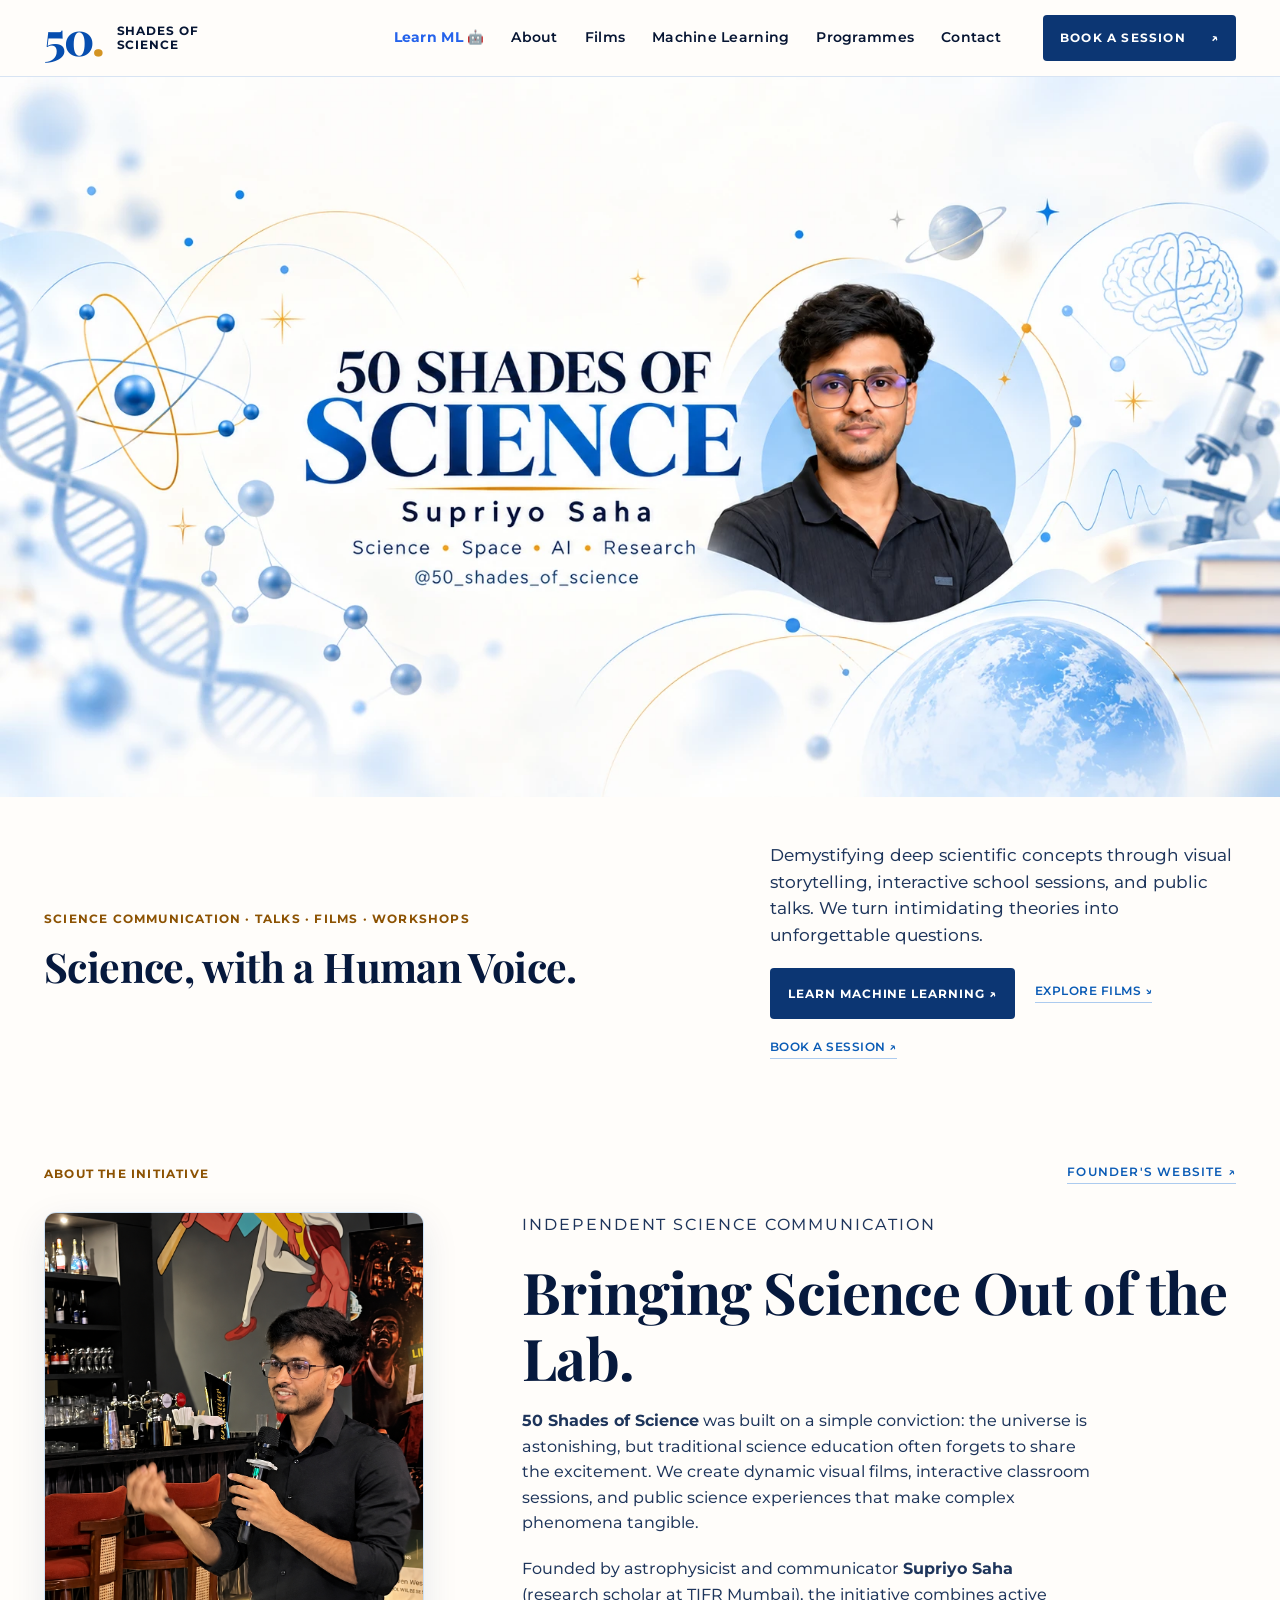
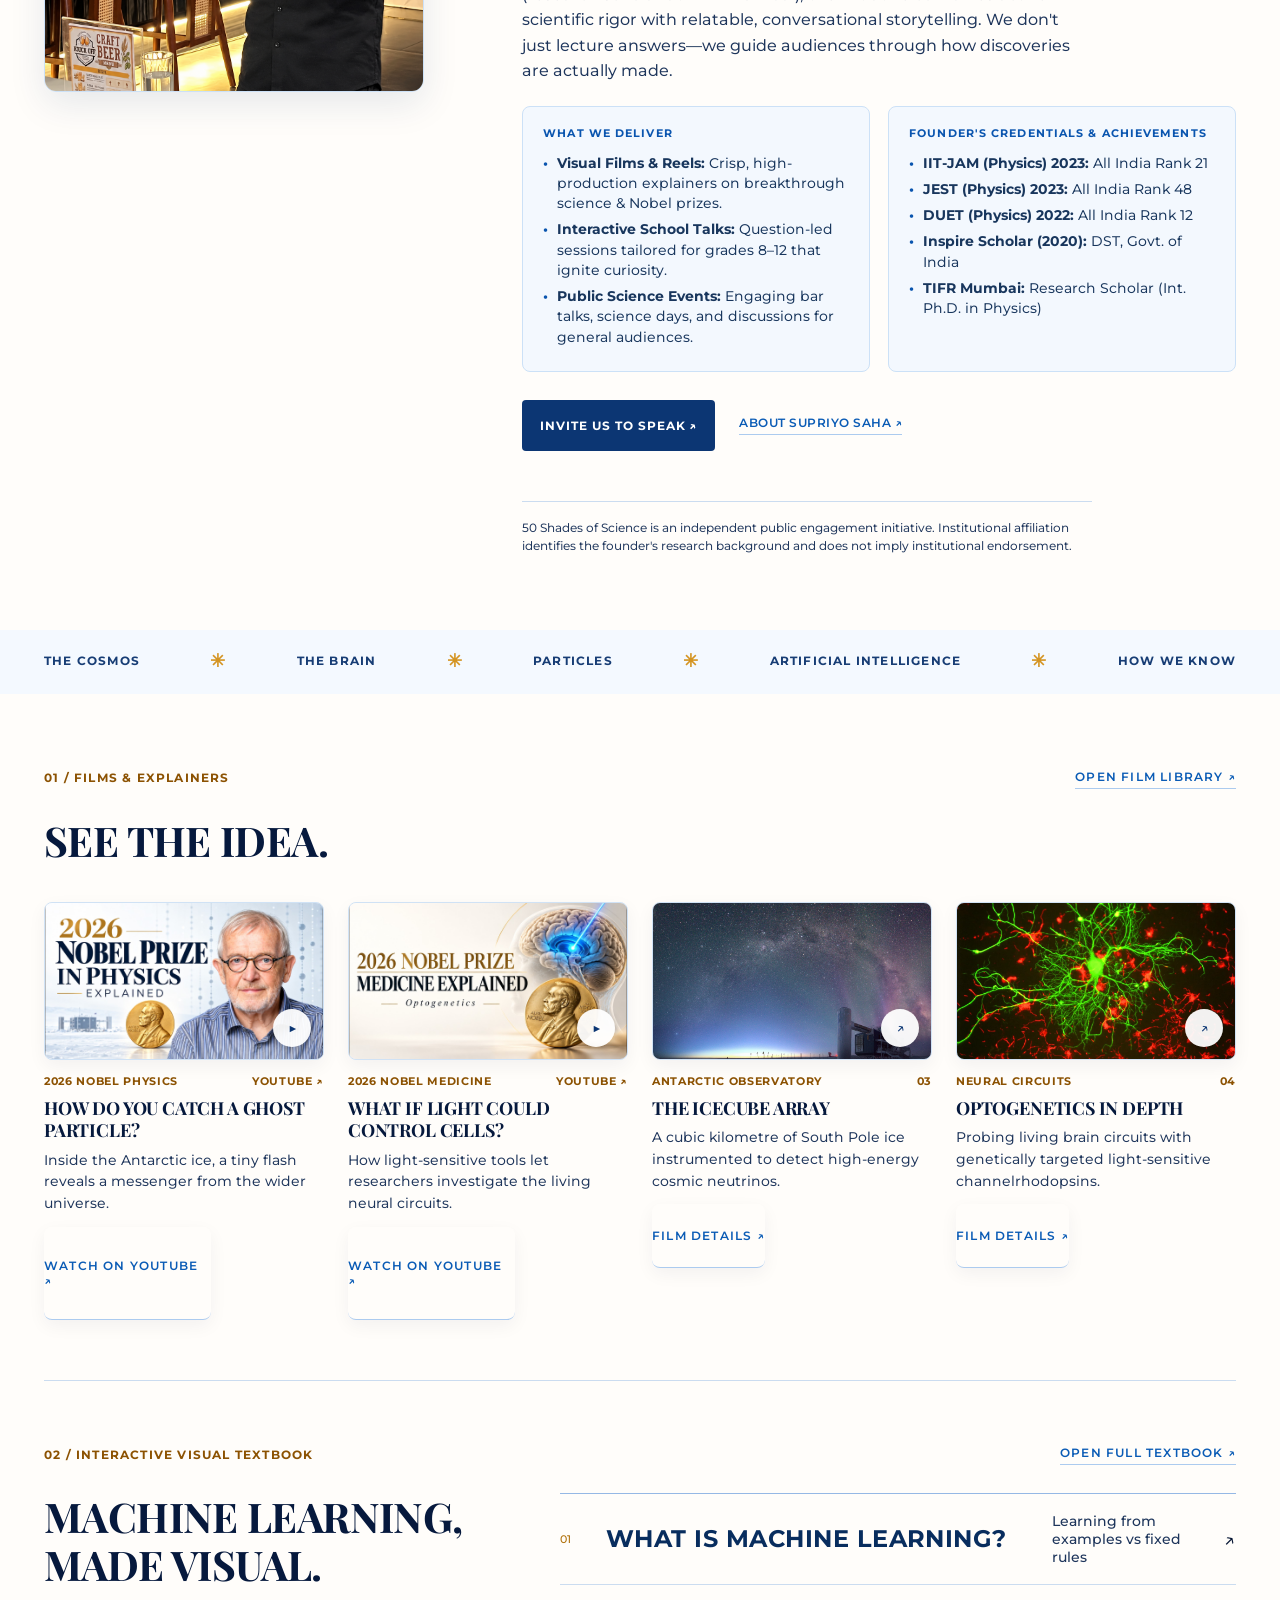
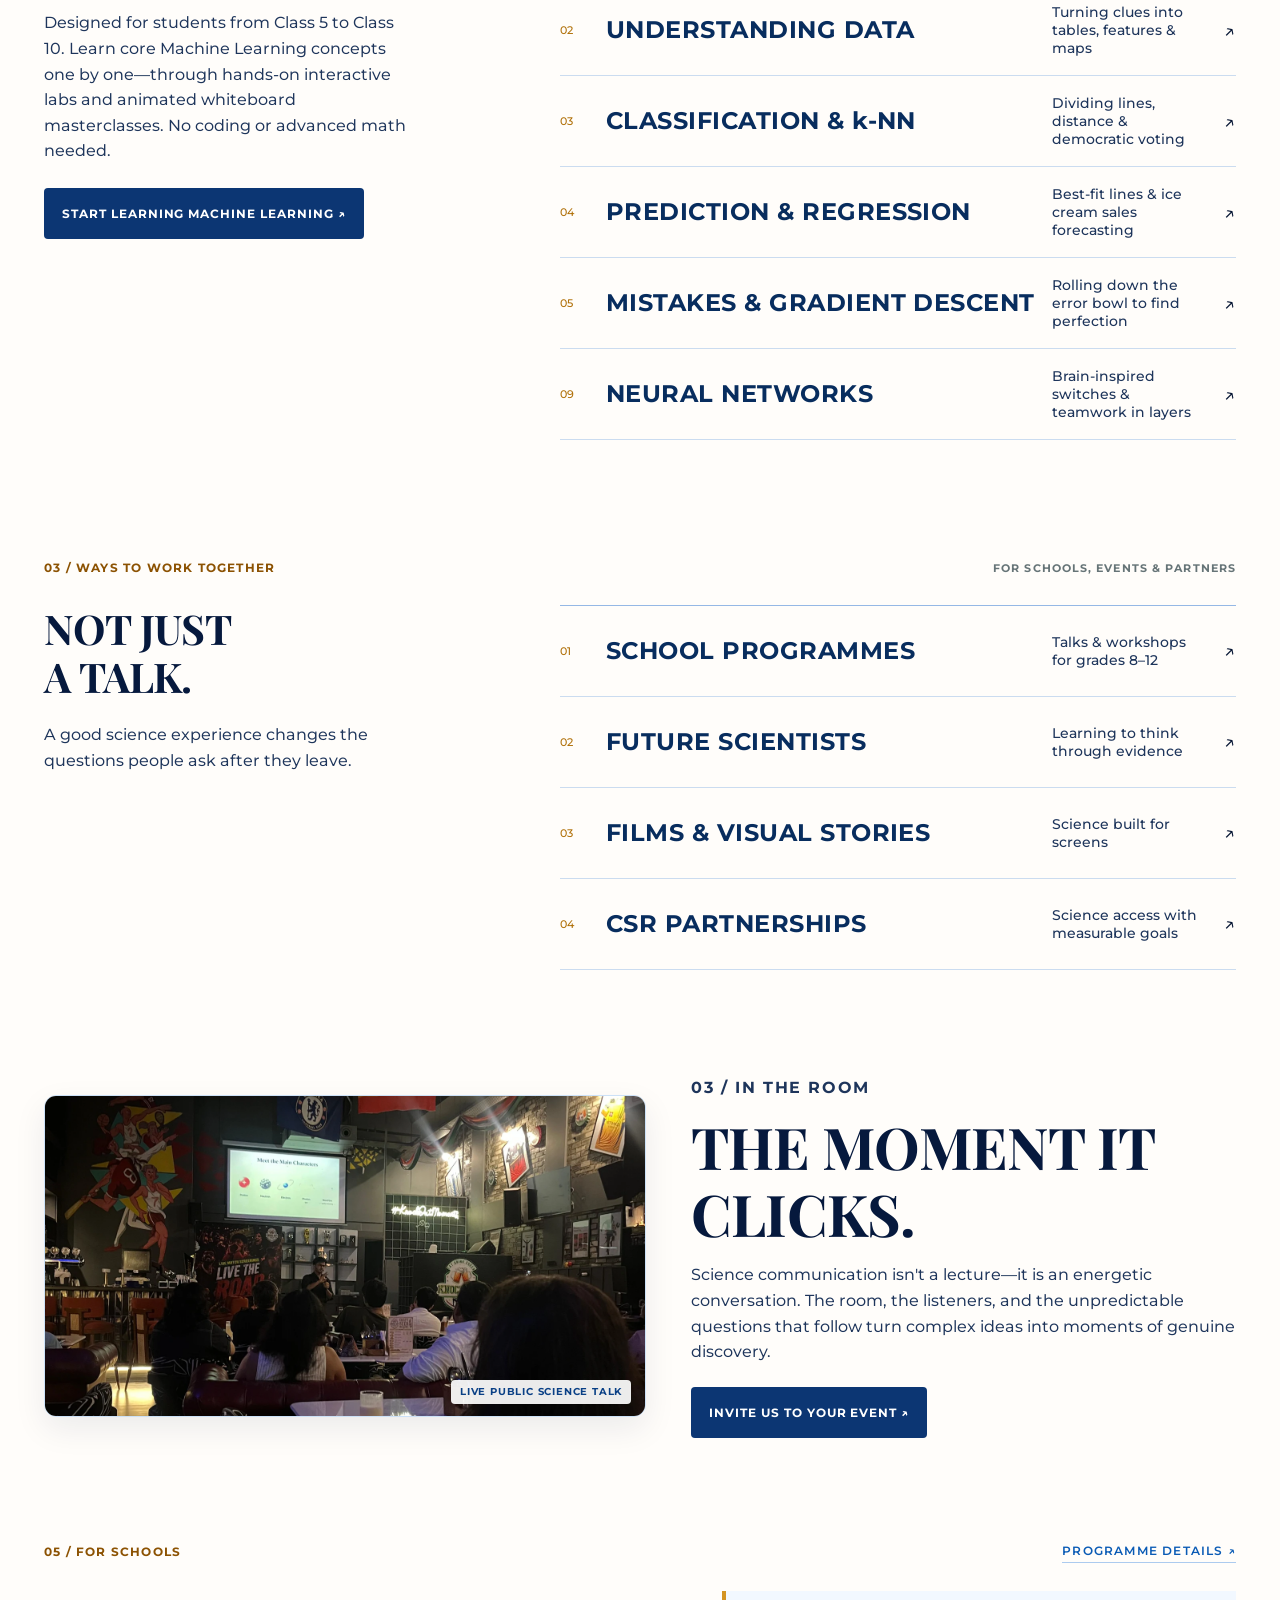
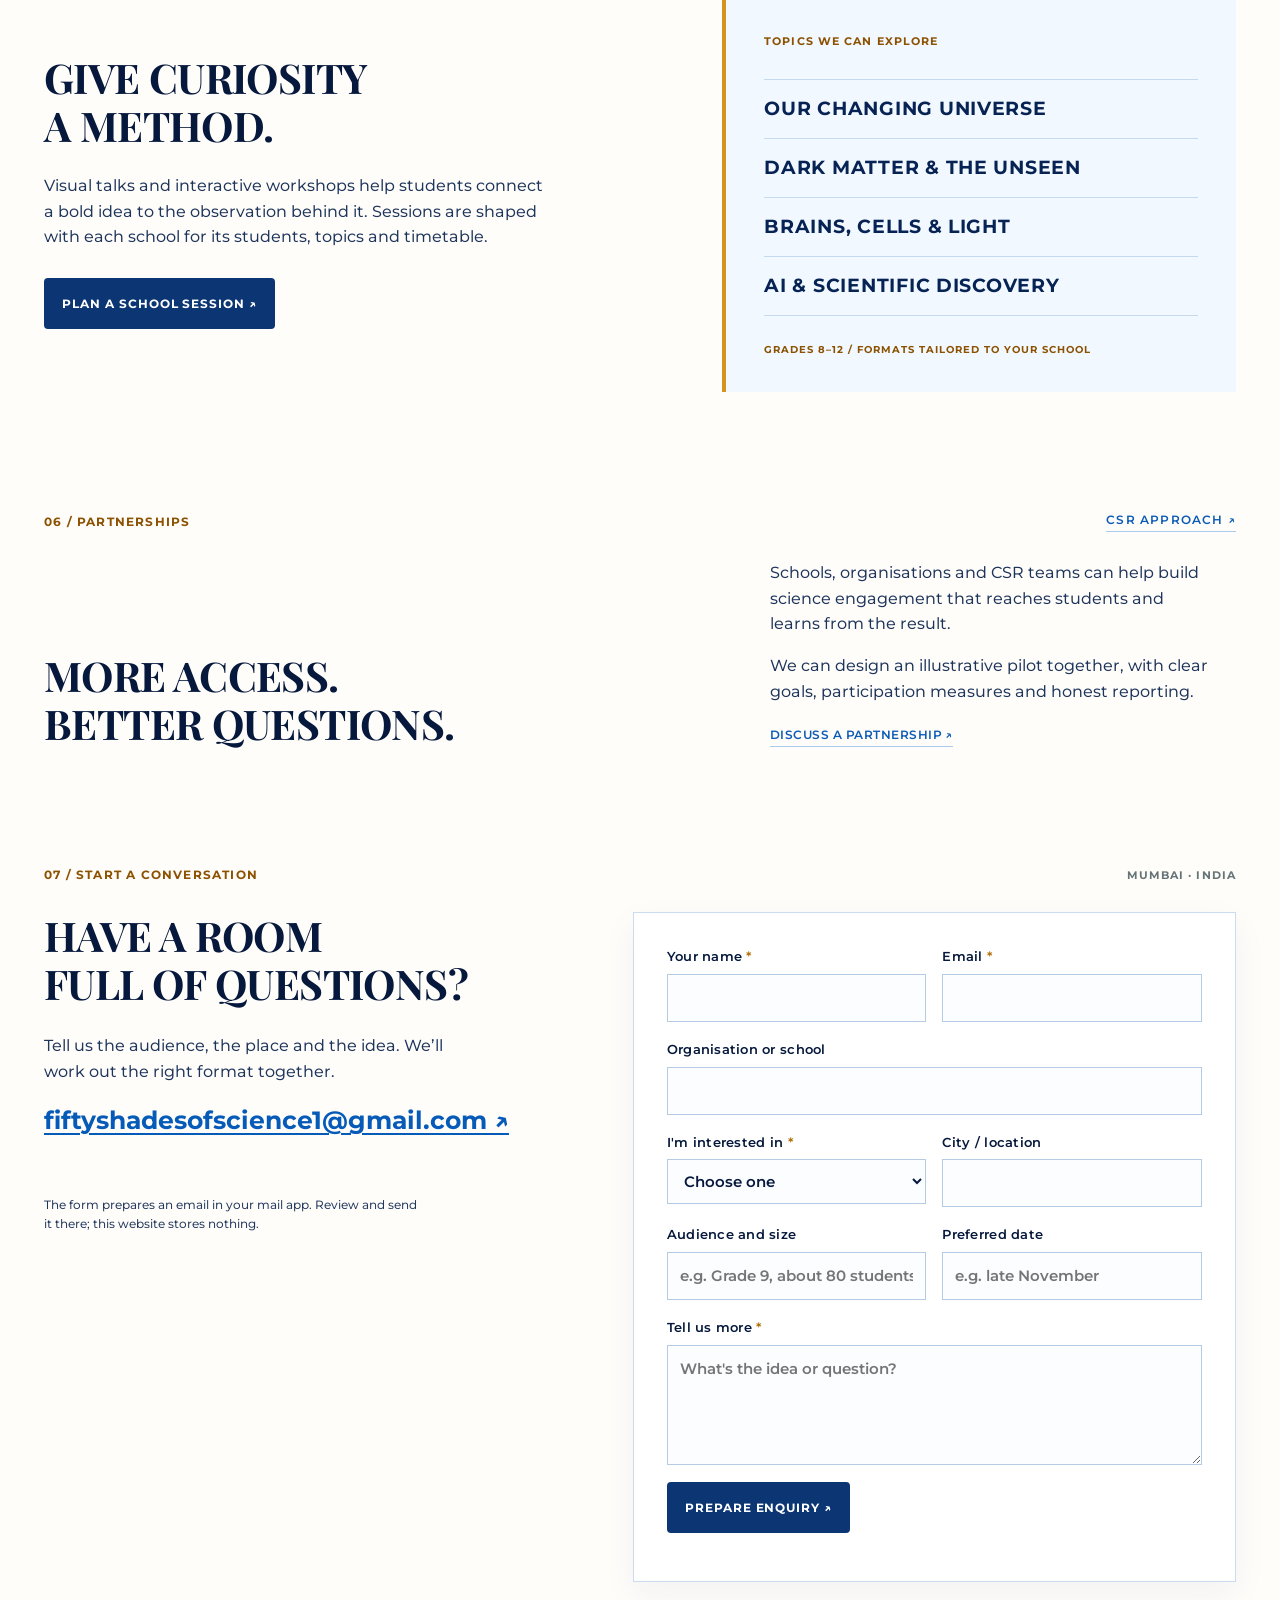
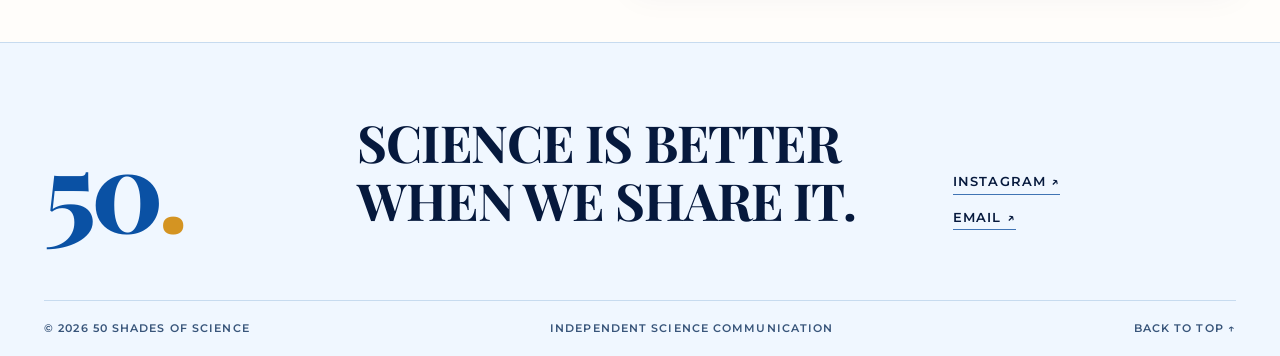
<file: index.html>
<!doctype html>
<html lang="en">
<head>
  <meta charset="utf-8">
  <meta name="viewport" content="width=device-width, initial-scale=1">
  <title>50 Shades of Science — Science, made human</title>
  <meta name="description" content="Films, talks and learning experiences that make science clear, rigorous and human. Founded by Supriyo Saha, a cosmology researcher at TIFR Mumbai.">
  <meta name="theme-color" content="#f6f5f0">
  <link rel="canonical" href="https://supriyosaha1.github.io/50-shades-of-science/">
  <meta property="og:type" content="website">
  <meta property="og:url" content="https://supriyosaha1.github.io/50-shades-of-science/">
  <meta property="og:title" content="50 Shades of Science — Science, made human">
  <meta property="og:description" content="Films, talks and learning experiences that make science clear, rigorous and human.">
  <meta property="og:image" content="https://supriyosaha1.github.io/50-shades-of-science/assets/media/brand-banner.webp">
  <meta name="twitter:card" content="summary_large_image">
  <link rel="icon" href="assets/favicon.svg" type="image/svg+xml">
  <link rel="preconnect" href="https://fonts.googleapis.com">
  <link rel="preconnect" href="https://fonts.gstatic.com" crossorigin>
  <link href="https://fonts.googleapis.com/css2?family=Montserrat:wght@400;500;600;700;800&family=Playfair+Display:ital,wght@0,600;0,700;0,800;0,900;1,600;1,700&display=swap" rel="stylesheet">
  <link rel="stylesheet" href="assets/css/home.css?v=7">
  <link rel="stylesheet" href="assets/css/brand.css?v=7">
  <script type="application/ld+json">{"@context":"https://schema.org","@type":"Organization","name":"50 Shades of Science","url":"https://supriyosaha1.github.io/50-shades-of-science/","description":"Independent science communication through films, talks and learning experiences.","founder":{"@type":"Person","name":"Supriyo Saha"},"email":"mailto:fiftyshadesofscience1@gmail.com","sameAs":["https://www.instagram.com/50_shades_of_science/"]}</script>
  <script defer src="assets/js/site.js"></script>
</head>
<body>
  <a class="skip" href="#main">Skip to content</a>
  <header class="header" id="top">
    <div class="shell header-inner">
      <a class="brand" href="#top" aria-label="50 Shades of Science home"><span class="brand-mark">50<span class="brand-dot">.</span></span><span class="brand-name">SHADES OF<br>SCIENCE</span></a>
      <button class="menu-button" type="button" aria-controls="site-nav" aria-expanded="false">Menu <span aria-hidden="true">☰</span></button>
      <nav id="site-nav" aria-label="Main navigation"><a href="learn/ml-kids/" style="color: #2563eb; font-weight: 700;">Learn ML 🤖</a><a href="#about">About</a><a href="#films">Films</a><a href="#learn-ml">Machine Learning</a><a href="#programmes">Programmes</a><a href="#contact">Contact</a></nav>
      <a class="header-cta" href="#contact">BOOK A SESSION <span aria-hidden="true">↗</span></a>
    </div>
  </header>

  <main id="main">
    <section class="brand-hero" aria-labelledby="hero-title">
      <h1 id="hero-title" class="visually-hidden">50 Shades of Science — Supriyo Saha</h1>
      <div class="brand-mobile-title" aria-hidden="true">50 SHADES OF<br><strong>SCIENCE</strong></div>
      <img src="assets/media/brand-banner.webp" alt="50 Shades of Science banner featuring Supriyo Saha in a black shirt, with blue science illustrations" fetchpriority="high">
    </section>

    <section class="hero-intro shell">
      <div><p class="kicker">SCIENCE COMMUNICATION · TALKS · FILMS · WORKSHOPS</p><h2>Science, with a Human Voice.</h2></div>
      <div><p>Demystifying deep scientific concepts through visual storytelling, interactive school sessions, and public talks. We turn intimidating theories into unforgettable questions.</p><div class="hero-actions"><a class="solid-button" href="learn/ml-kids/">LEARN MACHINE LEARNING ↗</a><a class="under-link" href="#films">EXPLORE FILMS ↘</a><a class="under-link" href="#contact">BOOK A SESSION ↗</a></div></div>
    </section>

    <section class="about section-shell" id="about" aria-labelledby="about-title">
      <div class="section-top"><p class="kicker">ABOUT THE INITIATIVE</p><a class="small-link" href="https://supriyosaha1.github.io/" target="_blank" rel="noopener noreferrer">FOUNDER'S WEBSITE ↗</a></div>
      <div class="about-grid">
        <div class="about-photo">
          <img src="assets/images/photos/bar-talk-mic.png" alt="Supriyo Saha presenting science live on stage" loading="lazy">
        </div>
        <div class="about-copy">
          <p class="about-tagline">INDEPENDENT SCIENCE COMMUNICATION</p>
          <h2 id="about-title">Bringing Science Out of the Lab.</h2>
          <p class="about-lead"><strong>50 Shades of Science</strong> was built on a simple conviction: the universe is astonishing, but traditional science education often forgets to share the excitement. We create dynamic visual films, interactive classroom sessions, and public science experiences that make complex phenomena tangible.</p>
          <p>Founded by astrophysicist and communicator <strong>Supriyo Saha</strong> (research scholar at TIFR Mumbai), the initiative combines active scientific rigor with relatable, conversational storytelling. We don't just lecture answers—we guide audiences through how discoveries are actually made.</p>
          
          <div class="about-cards-row">
            <div class="about-info-card">
              <span class="info-card-title">WHAT WE DELIVER</span>
              <ul>
                <li><strong>Visual Films & Reels:</strong> Crisp, high-production explainers on breakthrough science & Nobel prizes.</li>
                <li><strong>Interactive School Talks:</strong> Question-led sessions tailored for grades 8–12 that ignite curiosity.</li>
                <li><strong>Public Science Events:</strong> Engaging bar talks, science days, and discussions for general audiences.</li>
              </ul>
            </div>
            <div class="about-info-card">
              <span class="info-card-title">FOUNDER'S CREDENTIALS & ACHIEVEMENTS</span>
              <ul>
                <li><strong>IIT-JAM (Physics) 2023:</strong> All India Rank 21</li>
                <li><strong>JEST (Physics) 2023:</strong> All India Rank 48</li>
                <li><strong>DUET (Physics) 2022:</strong> All India Rank 12</li>
                <li><strong>Inspire Scholar (2020):</strong> DST, Govt. of India</li>
                <li><strong>TIFR Mumbai:</strong> Research Scholar (Int. Ph.D. in Physics)</li>
              </ul>
            </div>
          </div>

          <div class="about-actions">
            <a class="solid-button" href="#contact">INVITE US TO SPEAK ↗</a>
            <a class="under-link" href="https://supriyosaha1.github.io/" target="_blank" rel="noopener noreferrer">ABOUT SUPRIYO SAHA ↗</a>
          </div>

          <small class="about-disclaimer">50 Shades of Science is an independent public engagement initiative. Institutional affiliation identifies the founder's research background and does not imply institutional endorsement.</small>
        </div>
      </div>
    </section>

    <div class="ticker" aria-label="Our subjects"><div class="shell ticker-inner"><span>THE COSMOS</span><i aria-hidden="true">✳</i><span>THE BRAIN</span><i aria-hidden="true">✳</i><span>PARTICLES</span><i aria-hidden="true">✳</i><span>ARTIFICIAL INTELLIGENCE</span><i aria-hidden="true">✳</i><span>HOW WE KNOW</span></div></div>

    <section class="films section-shell" id="films" aria-labelledby="films-title">
      <div class="section-top"><p class="kicker">01 / FILMS & EXPLAINERS</p><a class="small-link" href="videos.html">OPEN FILM LIBRARY ↗</a></div>
      <h2 id="films-title">SEE THE IDEA.</h2>
      <div class="film-grid">
        <article class="film"><a href="https://youtu.be/Zh1bAQEHk4w" target="_blank" rel="noopener noreferrer" aria-label="Watch 2026 Nobel Prize in Physics Explained on YouTube"><img src="assets/media/yt-icecube-thumb.jpg" alt="2026 Nobel Prize in Physics Explained | Francis Halzen, IceCube & Ghost Particles" loading="lazy"><span class="film-arrow" aria-hidden="true">▶</span></a><div class="film-meta"><span>2026 NOBEL PHYSICS</span><span>YOUTUBE ↗</span></div><h3>HOW DO YOU CATCH A GHOST PARTICLE?</h3><p>Inside the Antarctic ice, a tiny flash reveals a messenger from the wider universe.</p><a class="small-link" href="https://youtu.be/Zh1bAQEHk4w" target="_blank" rel="noopener noreferrer">WATCH ON YOUTUBE ↗</a></article>
        <article class="film"><a href="https://youtu.be/WwUGdGuPNXg" target="_blank" rel="noopener noreferrer" aria-label="Watch 2026 Nobel Prize in Medicine Explained on YouTube"><img src="assets/media/yt-optogenetics-thumb.jpg" alt="2026 Nobel Prize in Medicine Explained | The Science of Optogenetics" loading="lazy"><span class="film-arrow" aria-hidden="true">▶</span></a><div class="film-meta"><span>2026 NOBEL MEDICINE</span><span>YOUTUBE ↗</span></div><h3>WHAT IF LIGHT COULD CONTROL CELLS?</h3><p>How light-sensitive tools let researchers investigate the living neural circuits.</p><a class="small-link" href="https://youtu.be/WwUGdGuPNXg" target="_blank" rel="noopener noreferrer">WATCH ON YOUTUBE ↗</a></article>
        <article class="film"><a href="videos.html#icecube" aria-label="Watch the IceCube observatory film"><img src="assets/media/icecube-dawn.webp" alt="IceCube Observatory under the Antarctic night sky" loading="lazy"><span class="film-arrow" aria-hidden="true">↗</span></a><div class="film-meta"><span>ANTARCTIC OBSERVATORY</span><span>03</span></div><h3>THE ICECUBE ARRAY</h3><p>A cubic kilometre of South Pole ice instrumented to detect high-energy cosmic neutrinos.</p><a class="small-link" href="videos.html#icecube">FILM DETAILS ↗</a></article>
        <article class="film"><a href="videos.html#optogenetics" aria-label="Watch the optogenetics biological circuits film"><img src="assets/media/neuron-culture.webp" alt="Microscopy image of branching neurons" loading="lazy"><span class="film-arrow" aria-hidden="true">↗</span></a><div class="film-meta"><span>NEURAL CIRCUITS</span><span>04</span></div><h3>OPTOGENETICS IN DEPTH</h3><p>Probing living brain circuits with genetically targeted light-sensitive channelrhodopsins.</p><a class="small-link" href="videos.html#optogenetics">FILM DETAILS ↗</a></article>
      </div>
    </section>

    <section class="formats section-shell" id="learn-ml" aria-labelledby="ml-title" style="border-top: 1px solid var(--line, #e2e8f0); padding-top: 4rem;">
      <div class="section-top"><p class="kicker">02 / INTERACTIVE VISUAL TEXTBOOK</p><a class="small-link" href="learn/ml-kids/">OPEN FULL TEXTBOOK ↗</a></div>
      <div class="formats-layout">
        <div>
          <h2 id="ml-title">MACHINE LEARNING,<br>MADE VISUAL.</h2>
          <p class="formats-lead">Designed for students from Class 5 to Class 10. Learn core Machine Learning concepts one by one—through hands-on interactive labs and animated whiteboard masterclasses. No coding or advanced math needed.</p>
          <div style="margin-top: 1.5rem;">
            <a class="solid-button" href="learn/ml-kids/">START LEARNING MACHINE LEARNING ↗</a>
          </div>
        </div>
        <div class="format-rows">
          <a href="learn/ml-kids/?c=1.1"><span>01</span><strong>WHAT IS MACHINE LEARNING?</strong><em>Learning from examples vs fixed rules</em><b aria-hidden="true">↗</b></a>
          <a href="learn/ml-kids/?c=2.1"><span>02</span><strong>UNDERSTANDING DATA</strong><em>Turning clues into tables, features & maps</em><b aria-hidden="true">↗</b></a>
          <a href="learn/ml-kids/?c=3.1"><span>03</span><strong>CLASSIFICATION & k-NN</strong><em>Dividing lines, distance & democratic voting</em><b aria-hidden="true">↗</b></a>
          <a href="learn/ml-kids/?c=4.1"><span>04</span><strong>PREDICTION & REGRESSION</strong><em>Best-fit lines & ice cream sales forecasting</em><b aria-hidden="true">↗</b></a>
          <a href="learn/ml-kids/?c=5.1"><span>05</span><strong>MISTAKES & GRADIENT DESCENT</strong><em>Rolling down the error bowl to find perfection</em><b aria-hidden="true">↗</b></a>
          <a href="learn/ml-kids/?c=9.1"><span>09</span><strong>NEURAL NETWORKS</strong><em>Brain-inspired switches & teamwork in layers</em><b aria-hidden="true">↗</b></a>
        </div>
      </div>
    </section>

    <section class="formats section-shell" id="programmes" aria-labelledby="formats-title">
      <div class="section-top"><p class="kicker">03 / WAYS TO WORK TOGETHER</p><p class="section-number">FOR SCHOOLS, EVENTS & PARTNERS</p></div>
      <div class="formats-layout"><div><h2 id="formats-title">NOT JUST<br>A TALK.</h2><p class="formats-lead">A good science experience changes the questions people ask after they leave.</p></div><div class="format-rows">
        <a href="school-programmes.html"><span>01</span><strong>SCHOOL PROGRAMMES</strong><em>Talks & workshops for grades 8–12</em><b aria-hidden="true">↗</b></a>
        <a href="future-scientists.html"><span>02</span><strong>FUTURE SCIENTISTS</strong><em>Learning to think through evidence</em><b aria-hidden="true">↗</b></a>
        <a href="videos.html"><span>03</span><strong>FILMS & VISUAL STORIES</strong><em>Science built for screens</em><b aria-hidden="true">↗</b></a>
        <a href="csr-partnerships.html"><span>04</span><strong>CSR PARTNERSHIPS</strong><em>Science access with measurable goals</em><b aria-hidden="true">↗</b></a>
      </div></div>
    </section>

    <section class="photo-band section-shell" aria-labelledby="room-title">
      <div class="photo-band-visual">
        <img src="assets/images/photos/bar-talk-audience.webp" alt="Engaged audience at a live science event" loading="lazy">
        <span class="photo-note">LIVE PUBLIC SCIENCE TALK</span>
      </div>
      <div class="photo-band-copy">
        <p class="kicker">03 / IN THE ROOM</p>
        <h2 id="room-title">THE MOMENT IT CLICKS.</h2>
        <p>Science communication isn't a lecture—it is an energetic conversation. The room, the listeners, and the unpredictable questions that follow turn complex ideas into moments of genuine discovery.</p>
        <div class="hero-actions">
          <a class="solid-button" href="#contact">INVITE US TO YOUR EVENT ↗</a>
        </div>
      </div>
    </section>

    <section class="schools section-shell" id="schools" aria-labelledby="schools-title"><div class="section-top"><p class="kicker">05 / FOR SCHOOLS</p><a class="small-link" href="school-programmes.html">PROGRAMME DETAILS ↗</a></div><div class="schools-grid"><div><h2 id="schools-title">GIVE CURIOSITY<br>A METHOD.</h2><p>Visual talks and interactive workshops help students connect a bold idea to the observation behind it. Sessions are shaped with each school for its students, topics and timetable.</p><a class="solid-button" href="#contact">PLAN A SCHOOL SESSION ↗</a></div><div class="school-panel"><span class="panel-top">TOPICS WE CAN EXPLORE</span><ul><li>OUR CHANGING UNIVERSE</li><li>DARK MATTER & THE UNSEEN</li><li>BRAINS, CELLS & LIGHT</li><li>AI & SCIENTIFIC DISCOVERY</li></ul><span class="panel-bottom">GRADES 8–12 / FORMATS TAILORED TO YOUR SCHOOL</span></div></div></section>

    <section class="partners section-shell" id="partners" aria-labelledby="partners-title"><div class="section-top"><p class="kicker">06 / PARTNERSHIPS</p><a class="small-link" href="csr-partnerships.html">CSR APPROACH ↗</a></div><div class="partners-grid"><h2 id="partners-title">MORE ACCESS.<br>BETTER QUESTIONS.</h2><div><p>Schools, organisations and CSR teams can help build science engagement that reaches students and learns from the result.</p><p>We can design an illustrative pilot together, with clear goals, participation measures and honest reporting.</p><a class="under-link" href="#contact">DISCUSS A PARTNERSHIP ↗</a></div></div></section>

    <section class="contact section-shell" id="contact" aria-labelledby="contact-title"><div class="section-top"><p class="kicker">07 / START A CONVERSATION</p><p class="section-number">MUMBAI · INDIA</p></div><div class="contact-grid"><div><h2 id="contact-title">HAVE A ROOM<br>FULL OF QUESTIONS?</h2><p>Tell us the audience, the place and the idea. We’ll work out the right format together.</p><a class="email-link" href="mailto:fiftyshadesofscience1@gmail.com">fiftyshadesofscience1@gmail.com ↗</a><p class="form-note">The form prepares an email in your mail app. Review and send it there; this website stores nothing.</p></div><form id="booking-form" class="home-form"><div class="form-pair"><label>Your name <span>*</span><input name="name" autocomplete="name" required></label><label>Email <span>*</span><input name="email" type="email" autocomplete="email" required></label></div><label>Organisation or school<input name="organisation" autocomplete="organization"></label><div class="form-pair"><label>I'm interested in <span>*</span><select name="interest" required><option value="">Choose one</option><option>School programme</option><option>Future Scientists</option><option>CSR / partnership</option><option>Public talk</option><option>Film / collaboration</option><option>Other</option></select></label><label>City / location<input name="location" autocomplete="address-level2"></label></div><div class="form-pair"><label>Audience and size<input name="audience" placeholder="e.g. Grade 9, about 80 students"></label><label>Preferred date<input name="timeframe" placeholder="e.g. late November"></label></div><label>Tell us more <span>*</span><textarea name="message" rows="4" required placeholder="What's the idea or question?"></textarea></label><button type="submit" class="solid-button">PREPARE ENQUIRY ↗</button><p id="form-status" role="status" aria-live="polite"></p></form></div></section>
  </main>

  <footer class="footer"><div class="shell footer-main"><a class="footer-logo" href="#top">50<span>.</span></a><p>SCIENCE IS BETTER<br>WHEN WE SHARE IT.</p><div><a href="https://www.instagram.com/50_shades_of_science/" target="_blank" rel="noopener noreferrer">INSTAGRAM ↗</a><a href="mailto:fiftyshadesofscience1@gmail.com">EMAIL ↗</a></div></div><div class="shell footer-bottom"><span>© 2026 50 SHADES OF SCIENCE</span><span>INDEPENDENT SCIENCE COMMUNICATION</span><a href="#top">BACK TO TOP ↑</a></div></footer>
</body>
</html>
</file>
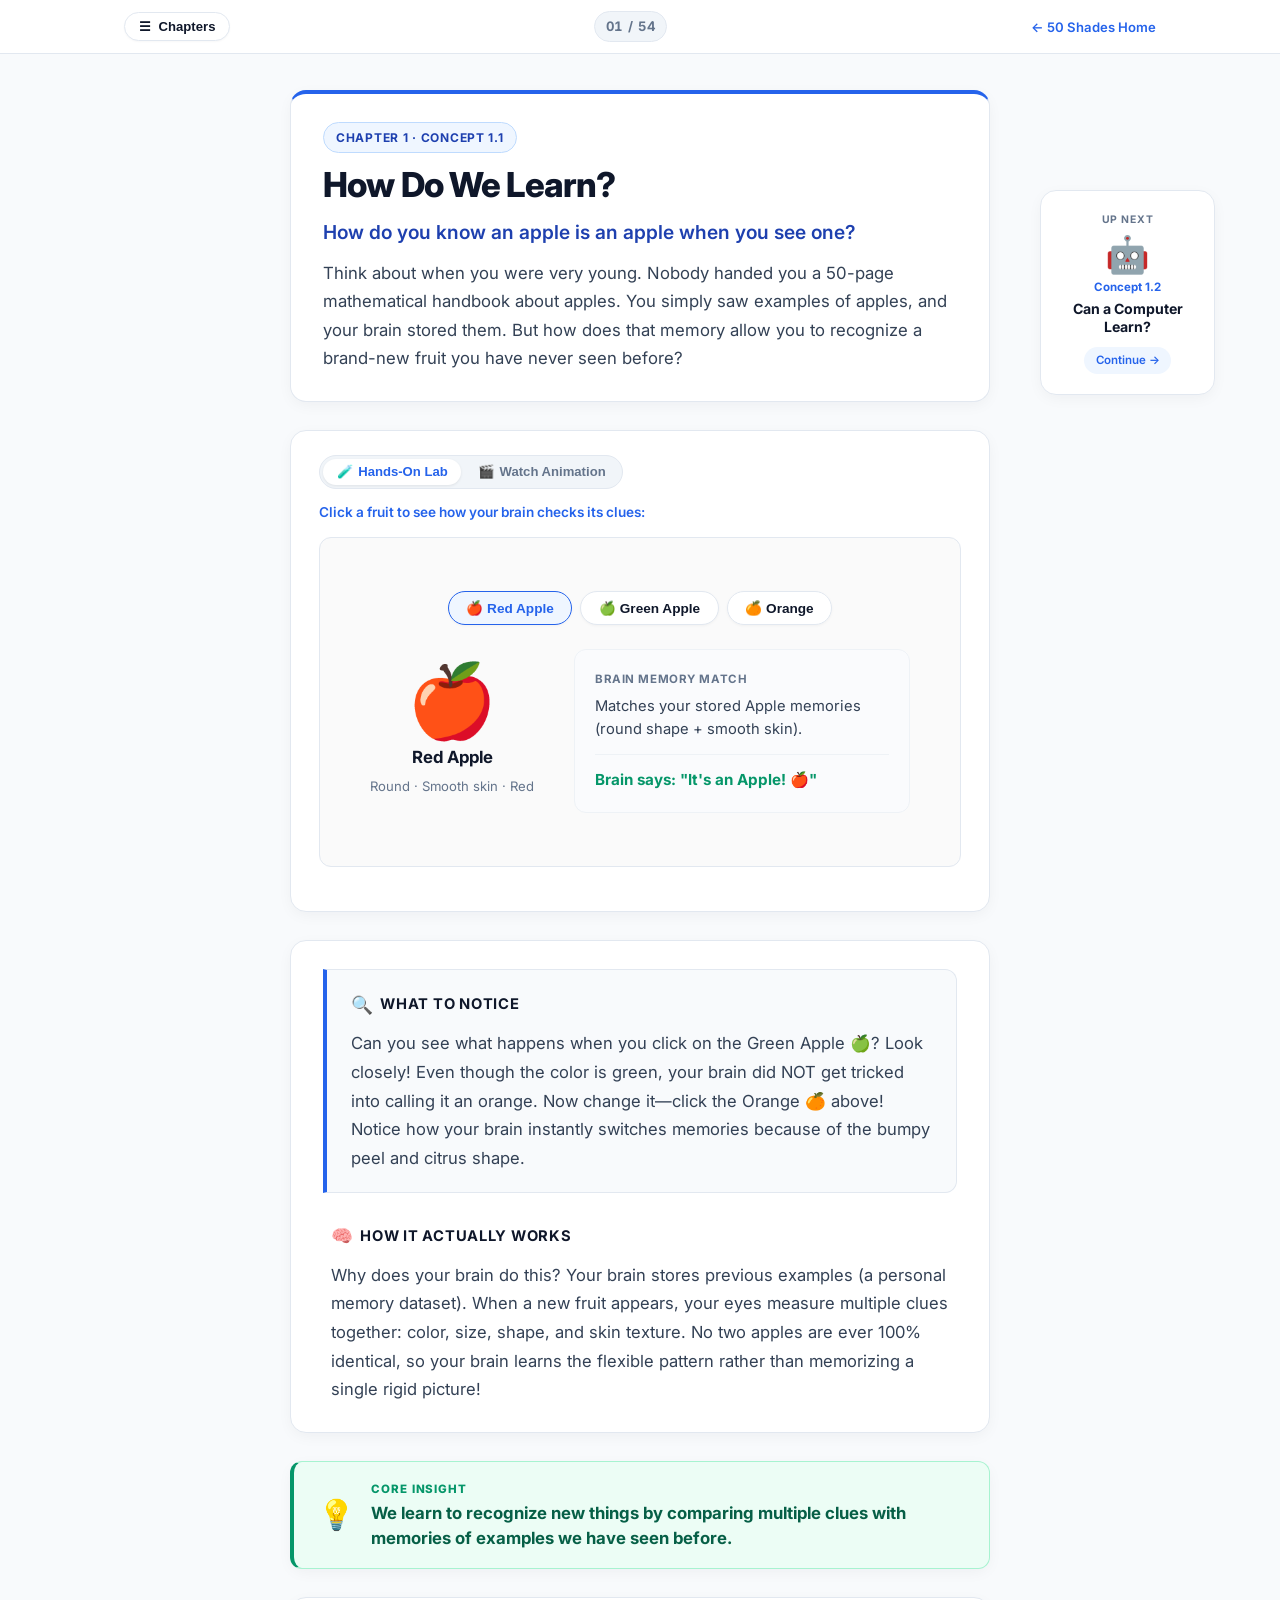
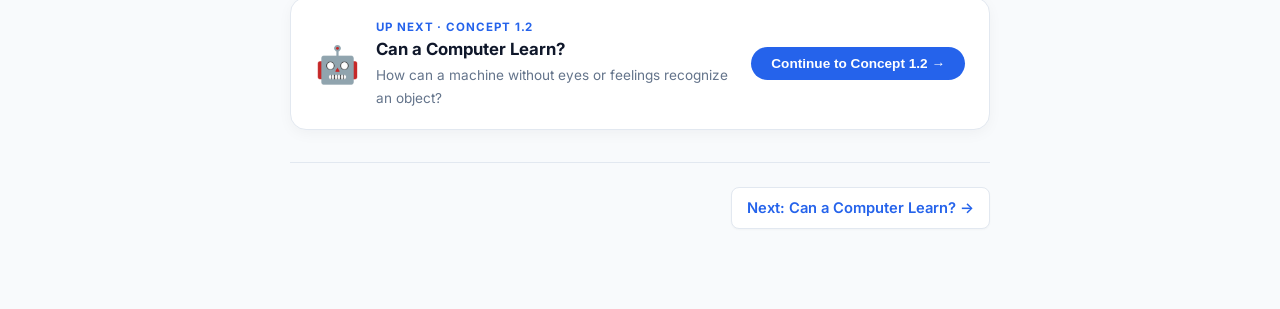
<file: learn/ml-kids/index.html>
<!DOCTYPE html>
<html lang="en">
<head>
  <meta charset="UTF-8">
  <meta name="viewport" content="width=device-width, initial-scale=1.0">
  <title>Machine Learning Visual Textbook · 50 Shades of Science</title>
  <meta name="description" content="A simple, visual, hands-on interactive Machine Learning textbook for students. One concept at a time, explained with interactive animations.">
  <link rel="shortcut icon" href="../../assets/favicon.svg" title="Favicon">
  <link rel="preconnect" href="https://fonts.googleapis.com">
  <link rel="preconnect" href="https://fonts.gstatic.com" crossorigin>
  <link href="https://fonts.googleapis.com/css2?family=Inter:wght@400;500;600;700;800&display=swap" rel="stylesheet">
  <link rel="stylesheet" href="css/mlk-reader.css">
</head>
<body class="mlk-reader">

  <!-- Minimal Sticky Header -->
  <header class="mlk-header">
    <div class="mlk-header-inner">
      <button id="openTocBtn" class="mlk-toc-btn" aria-label="Open Table of Contents">
        <span>☰</span>
        <span>Chapters</span>
      </button>

      <div class="mlk-header-center">
        <span id="headerProgress" class="mlk-header-progress">01 / 54</span>
      </div>

      <div class="mlk-header-right">
        <a href="../../index.html" class="mlk-senior-link">← 50 Shades Home</a>
      </div>
    </div>
  </header>

  <!-- Table of Contents Slide-out Drawer -->
  <div id="drawerOverlay" class="mlk-drawer-overlay" aria-hidden="true">
    <div class="mlk-drawer" role="dialog" aria-label="Table of Contents">
      <div class="mlk-drawer-header">
        <h3>All 11 Chapters</h3>
        <button id="closeTocBtn" class="mlk-drawer-close" aria-label="Close Table of Contents">✕</button>
      </div>
      <div id="drawerBody" class="mlk-drawer-body">
        <!-- Rendered dynamically -->
      </div>
    </div>
  </div>

  <!-- Right-Side Vertical Visual Hook (Desktop Margin Anchor) -->
  <aside id="sideNextRail" class="mlk-side-rail" aria-label="Up Next">
    <div class="mlk-side-rail-card" id="sideNextCard" role="button" tabindex="0">
      <span class="mlk-side-rail-tag">Up Next</span>
      <div id="sideNextIcon" class="mlk-side-rail-icon">🤖</div>
      <span id="sideNextId" class="mlk-side-rail-id">Concept 1.2</span>
      <h4 id="sideNextTitle" class="mlk-side-rail-title">Can a Computer Learn?</h4>
      <span class="mlk-side-rail-arrow">Continue →</span>
    </div>
  </aside>

  <!-- Balanced Centered Reading Column -->
  <main class="mlk-main">
    
    <!-- Step 1: Concept Header Card -->
    <header class="mlk-card mlk-concept-card">
      <div class="mlk-concept-meta">
        <span id="conceptKicker" class="mlk-badge mlk-badge-primary">Chapter 1 · Concept 1.1</span>
      </div>
      <h1 id="conceptTitle" class="mlk-concept-title">How Do We Learn?</h1>
      <p id="conceptQuestion" class="mlk-concept-question">How do you know an apple is an apple when you see one?</p>
      <p id="conceptQuestionDesc" class="mlk-concept-desc">Can you see how your brain works? You did not memorize a 50-page rulebook. When you see a fruit, your brain compares its clues (color, shape, peel) to memories of examples you have seen before!</p>
    </header>

    <!-- Step 2 & 3: Interactive Visual Lab Card -->
    <section class="mlk-card mlk-lab-card" aria-label="Interactive Visual Lab">
      <div class="mlk-lab-header">
        <!-- Mode Switcher Tabs -->
        <div class="mlk-lab-modes" role="tablist">
          <button id="modeLabBtn" class="mlk-mode-btn active" role="tab" aria-selected="true" onclick="window.switchLabMode('lab')">
            <span>🧪</span> Hands-On Lab
          </button>
          <button id="modeAnimBtn" class="mlk-mode-btn" role="tab" aria-selected="false" onclick="window.switchLabMode('anim')">
            <span>🎬</span> Watch Animation
          </button>
        </div>

        <span id="visHint" class="mlk-lab-hint">💡 Try clicking the fruits below:</span>

        <!-- Floating Zoom Bar (Active on graph/line concepts) -->
        <div id="visZoomTools" class="mlk-zoom-bar" aria-label="Zoom Controls" style="display: none;">
          <button id="zoomOutBtn" class="mlk-mini-btn" title="Zoom Out">−</button>
          <span id="zoomIndicator" class="mlk-zoom-val">100%</span>
          <button id="zoomInBtn" class="mlk-mini-btn" title="Zoom In">+</button>
          <button id="zoomResetBtn" class="mlk-mini-btn" title="Reset Zoom">↺</button>
        </div>
      </div>

      <!-- Lab View: Interactive Canvas & Controls -->
      <div id="labView">
        <div id="visCanvas" class="mlk-canvas">
          <!-- Injected dynamically by concept controller -->
        </div>

        <!-- Hands-on Controls Under Canvas -->
        <div id="controlsBar" class="mlk-controls">
          <!-- Injected dynamically by concept controller -->
        </div>
      </div>

      <!-- Animation View: Embedded Video Player -->
      <div id="animView" class="mlk-anim-view" style="display: none;">
        <div class="mlk-video-wrapper">
          <video id="manimVideoPlayer" controls playsinline preload="metadata">
            <source id="manimVideoSource" src="media/videos/chapter1.mp4" type="video/mp4">
            Your browser does not support HTML5 video.
          </video>
        </div>
        <div class="mlk-video-bar">
          <span id="animCaption" class="mlk-video-caption">🎬 One-Shot Animation: Chapter 1 · What is Machine Learning?</span>
          <button class="mlk-mini-replay-btn" onclick="const p = document.getElementById('manimVideoPlayer'); if(p) { p.currentTime = 0; p.play(); }">↺ Replay</button>
        </div>
      </div>
    </section>

    <!-- Step 4: Step-by-Step Educational Deep Dive Card -->
    <article class="mlk-card mlk-explanation-card">
      
      <!-- Observation Section -->
      <div class="mlk-observe-section">
        <div class="mlk-section-header">
          <span class="mlk-section-icon">🔍</span>
          <h3 class="mlk-section-heading">What to Notice</h3>
        </div>
        <p id="conceptObservation" class="mlk-body-text">
          Can you see what happens when you click on the Green Apple 🍏? Look closely! Even though the color is green, your brain did NOT get tricked into calling it an orange. Now change it—click the Orange 🍊 above! Notice how your brain instantly switches memories because of the bumpy peel and citrus shape.
        </p>
      </div>

      <!-- Mechanism Section -->
      <div class="mlk-mechanism-section">
        <div class="mlk-section-header">
          <span class="mlk-section-icon">🧠</span>
          <h3 class="mlk-section-heading">How It Actually Works</h3>
        </div>
        <div id="conceptMechanism" class="mlk-body-text">
          Why does your brain do this? Your brain stores previous examples (a personal memory dataset). When a new fruit appears, your eyes measure multiple clues together: color, size, shape, and skin texture. No two apples are ever 100% identical, so your brain learns the flexible pattern rather than memorizing a single rigid picture!
        </div>
      </div>

    </article>

    <!-- Step 5: Key Takeaway Card -->
    <div class="mlk-takeaway-card">
      <div class="mlk-takeaway-left">
        <span class="mlk-takeaway-icon">💡</span>
        <div>
          <span class="mlk-takeaway-kicker">Core Insight</span>
          <p id="conceptTakeawayText" class="mlk-takeaway-text">We learn to recognize things by looking at examples.</p>
        </div>
      </div>
    </div>

    <!-- Up Next Visual Teaser Card (Connected Lesson Transition) -->
    <div class="mlk-next-card" id="bottomNextCard">
      <div class="mlk-next-card-content">
        <span id="bottomNextIcon" class="mlk-next-card-icon">🤖</span>
        <div>
          <span class="mlk-next-card-tag">Up Next · <span id="bottomNextId">Concept 1.2</span></span>
          <h4 id="bottomNextTitle" class="mlk-next-card-title">Can a Computer Learn?</h4>
          <p id="bottomNextDesc" class="mlk-next-card-desc">Can a machine without eyes or taste buds recognize an apple?</p>
        </div>
      </div>
      <button id="bottomNextBtn" class="mlk-next-card-btn">Continue to Next Concept →</button>
    </div>

    <!-- Navigation Footer -->
    <nav class="mlk-nav-footer" aria-label="Lesson Navigation">
      <a id="navPrevBtn" href="#" class="mlk-nav-link prev">← Previous</a>
      <a id="navNextBtn" href="#" class="mlk-nav-link next">Next Concept →</a>
    </nav>

  </main>

  <!-- Universal bundle: runs both via http:// and directly via double-clicking (file://) -->
  <script src="js/bundle/reader.bundle.js"></script>
</body>
</html>
</file>
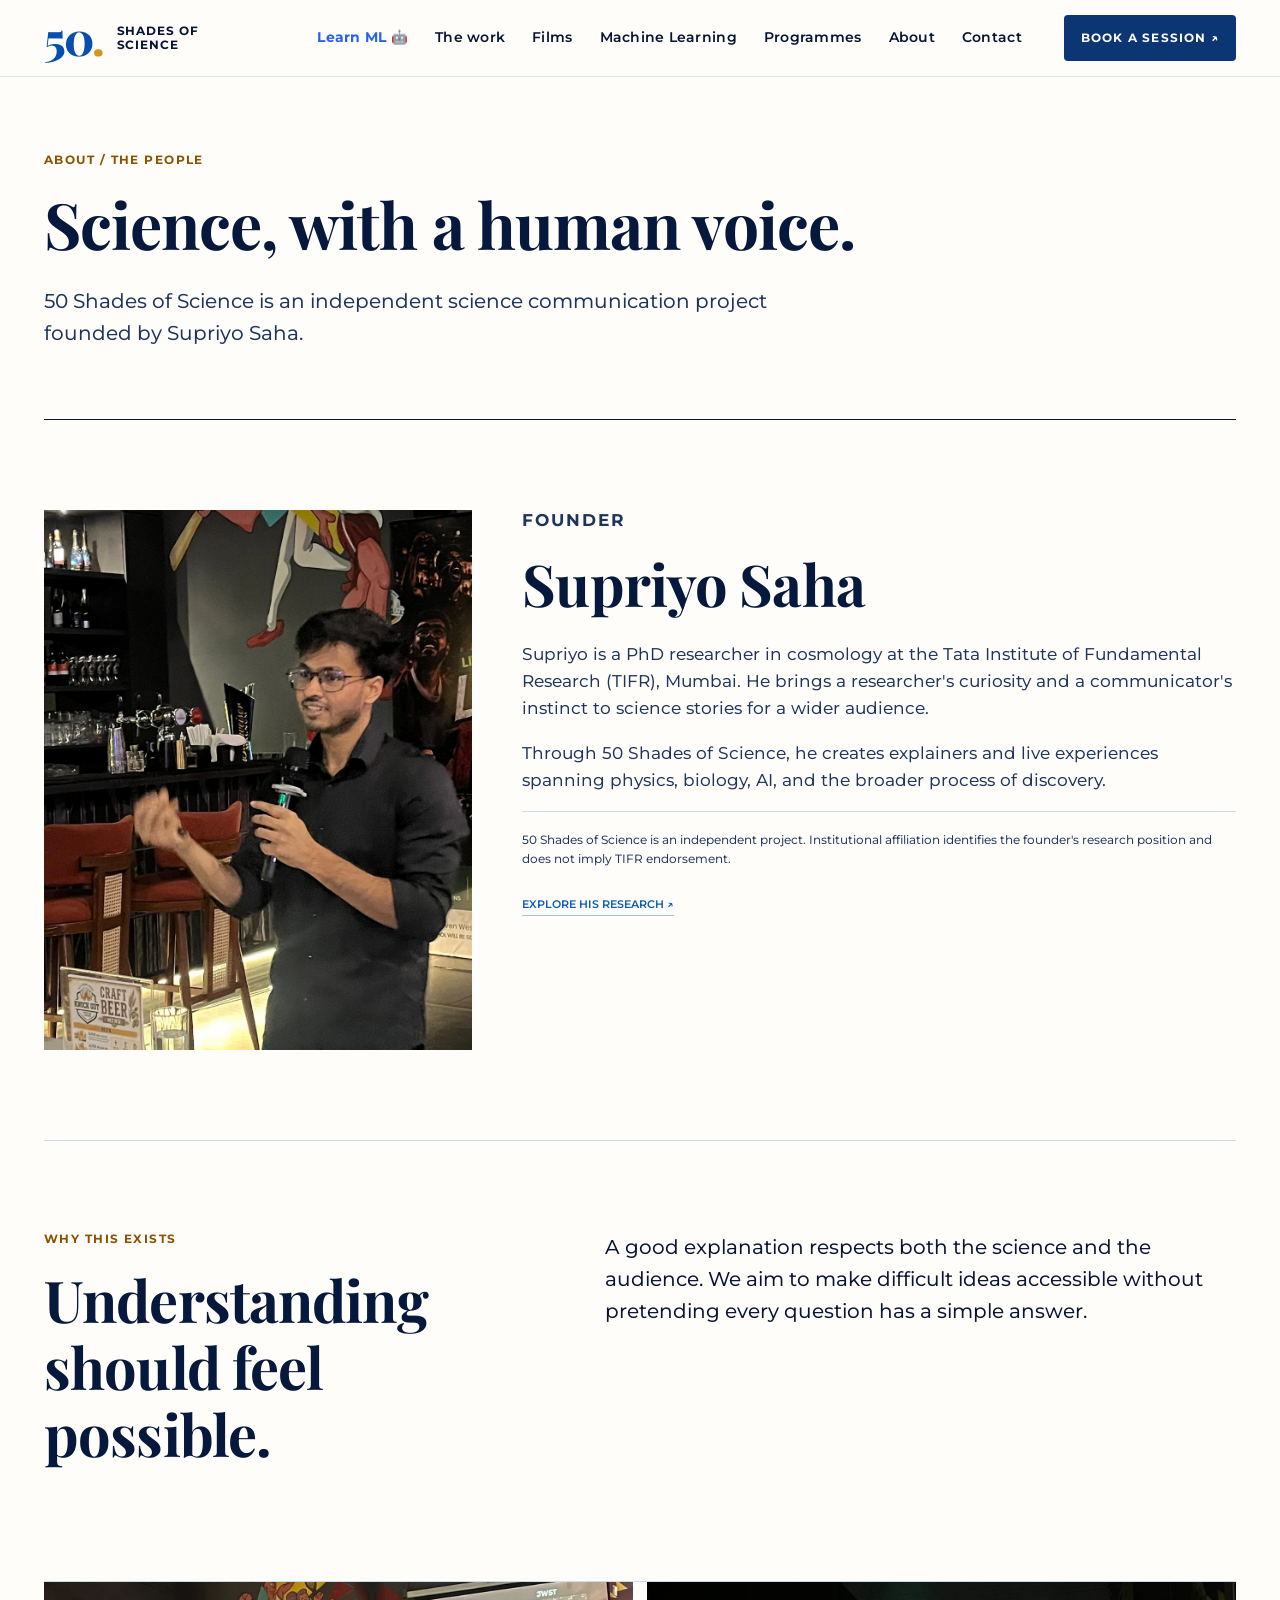
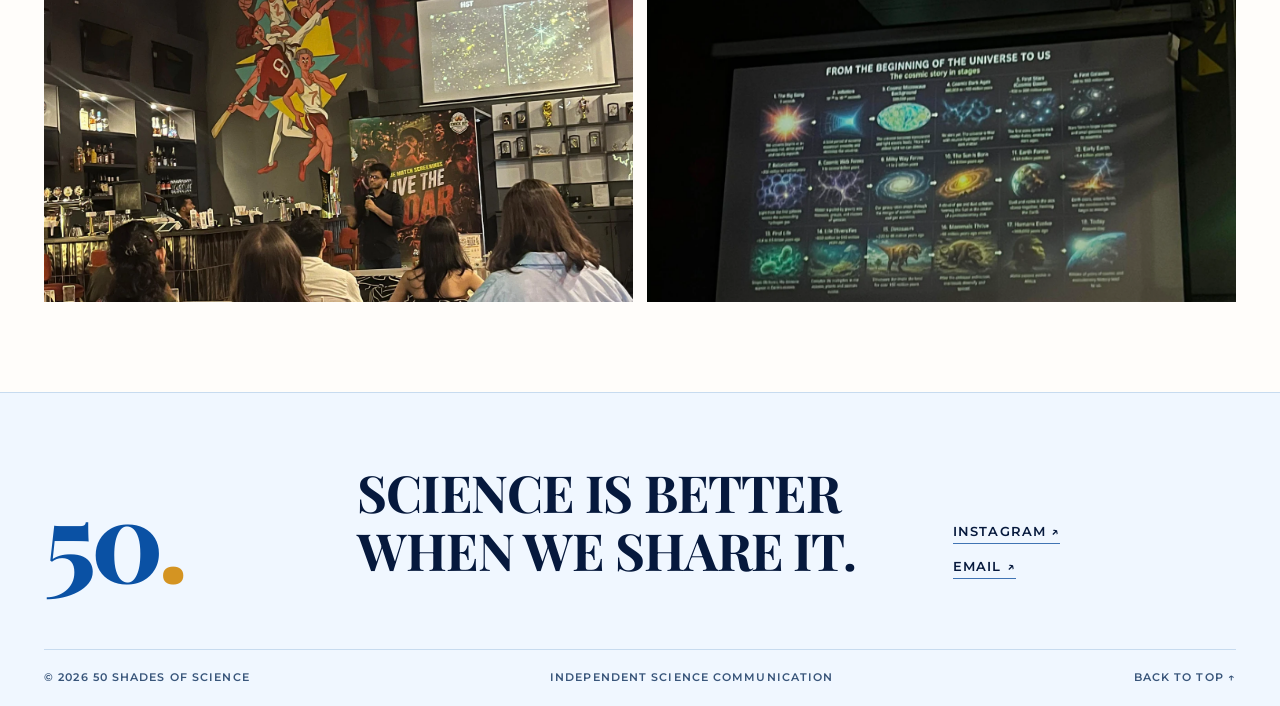
<file: about.html>
<!doctype html>
<html lang="en"><head>
<meta charset="utf-8"><meta name="viewport" content="width=device-width, initial-scale=1">
<title>About 50 Shades of Science | 50 Shades of Science</title><meta name="description" content="Meet Supriyo Saha and the independent science communication project 50 Shades of Science.">
<meta name="theme-color" content="#fffdfa"><link rel="canonical" href="https://supriyosaha1.github.io/50-shades-of-science/about.html"><meta property="og:type" content="website"><meta property="og:url" content="https://supriyosaha1.github.io/50-shades-of-science/about.html"><meta property="og:title" content="About 50 Shades of Science | 50 Shades of Science"><meta property="og:description" content="Meet Supriyo Saha and the independent science communication project 50 Shades of Science."><meta property="og:image" content="https://supriyosaha1.github.io/50-shades-of-science/assets/media/brand-banner.webp"><meta name="twitter:card" content="summary_large_image">
<link rel="icon" href="assets/favicon.svg" type="image/svg+xml"><link rel="preconnect" href="https://fonts.googleapis.com"><link rel="preconnect" href="https://fonts.gstatic.com" crossorigin><link href="https://fonts.googleapis.com/css2?family=Montserrat:wght@400;500;600;700;800&family=Playfair+Display:ital,wght@0,600;0,700;0,800;0,900;1,600;1,700&display=swap" rel="stylesheet"><link rel="stylesheet" href="assets/css/home.css"><link rel="stylesheet" href="assets/css/pages.css"><link rel="stylesheet" href="assets/css/brand.css"><script type="application/ld+json">{"@context":"https://schema.org","@type":"Organization","name":"50 Shades of Science","description":"Independent science communication through talks, videos, and school programmes.","email":"mailto:fiftyshadesofscience1@gmail.com","sameAs":["https://www.instagram.com/50_shades_of_science/"]}</script>
<script defer src="assets/js/site.js"></script></head>
<body><a class="skip" href="#main">Skip to content</a>
<header class="header"><div class="shell header-inner"><a class="brand" href="index.html#top" aria-label="50 Shades of Science home"><span class="brand-mark">50<span class="brand-dot">.</span></span><span class="brand-name">SHADES OF<br>SCIENCE</span></a><button class="menu-button" type="button" aria-controls="site-nav" aria-expanded="false">Menu <span aria-hidden="true">☰</span></button><nav id="site-nav" aria-label="Main navigation"><a href="learn/ml-kids/" style="color: #2563eb; font-weight: 700;">Learn ML 🤖</a><a href="index.html#work">The work</a><a href="index.html#films">Films</a><a href="index.html#learn-ml">Machine Learning</a><a href="index.html#programmes">Programmes</a><a href="index.html#about">About</a><a href="index.html#contact">Contact</a></nav><a class="header-cta" href="index.html#contact">BOOK A SESSION ↗</a></div></header>
<main id="main"><header class="page-intro wrap"><p class="eyebrow">ABOUT / THE PEOPLE</p><h1>Science, with a human voice.</h1><p class="deck">50 Shades of Science is an independent science communication project founded by Supriyo Saha.</p></header><section class="about-grid wrap"><img src="assets/images/photos/bar-talk-mic.webp" alt="Supriyo Saha speaking at a public science event" loading="lazy"><div><p class="eyebrow">FOUNDER</p><h2>Supriyo Saha</h2><p>Supriyo is a PhD researcher in cosmology at the Tata Institute of Fundamental Research (TIFR), Mumbai. He brings a researcher's curiosity and a communicator's instinct to science stories for a wider audience.</p><p>Through 50 Shades of Science, he creates explainers and live experiences spanning physics, biology, AI, and the broader process of discovery.</p><p class="fine-print">50 Shades of Science is an independent project. Institutional affiliation identifies the founder's research position and does not imply TIFR endorsement.</p><a class="text-link" href="research.html">Explore his research<span aria-hidden="true"> ↗</span></a></div></section><section class="section wrap"><div class="section-heading"><p class="eyebrow">WHY THIS EXISTS</p><h2>Understanding should feel possible.</h2></div><div class="section-body"><p>A good explanation respects both the science and the audience. We aim to make difficult ideas accessible without pretending every question has a simple answer.</p></div></section><section class="gallery wrap"><img src="assets/images/photos/bar-talk-room.webp" alt="People gathered for a public science talk" loading="lazy"><img src="assets/images/photos/bar-talk-cosmic-slide.webp" alt="Cosmology being explained at a live event" loading="lazy"></section></main>
<footer class="footer"><div class="shell footer-main"><a class="footer-logo" href="index.html#top">50<span>.</span></a><p>SCIENCE IS BETTER<br>WHEN WE SHARE IT.</p><div><a href="https://www.instagram.com/50_shades_of_science/" target="_blank" rel="noopener noreferrer">INSTAGRAM ↗</a><a href="mailto:fiftyshadesofscience1@gmail.com">EMAIL ↗</a></div></div><div class="shell footer-bottom"><span>© 2026 50 SHADES OF SCIENCE</span><span>INDEPENDENT SCIENCE COMMUNICATION</span><a href="index.html#top">BACK TO TOP ↑</a></div></footer></body></html>
</file>
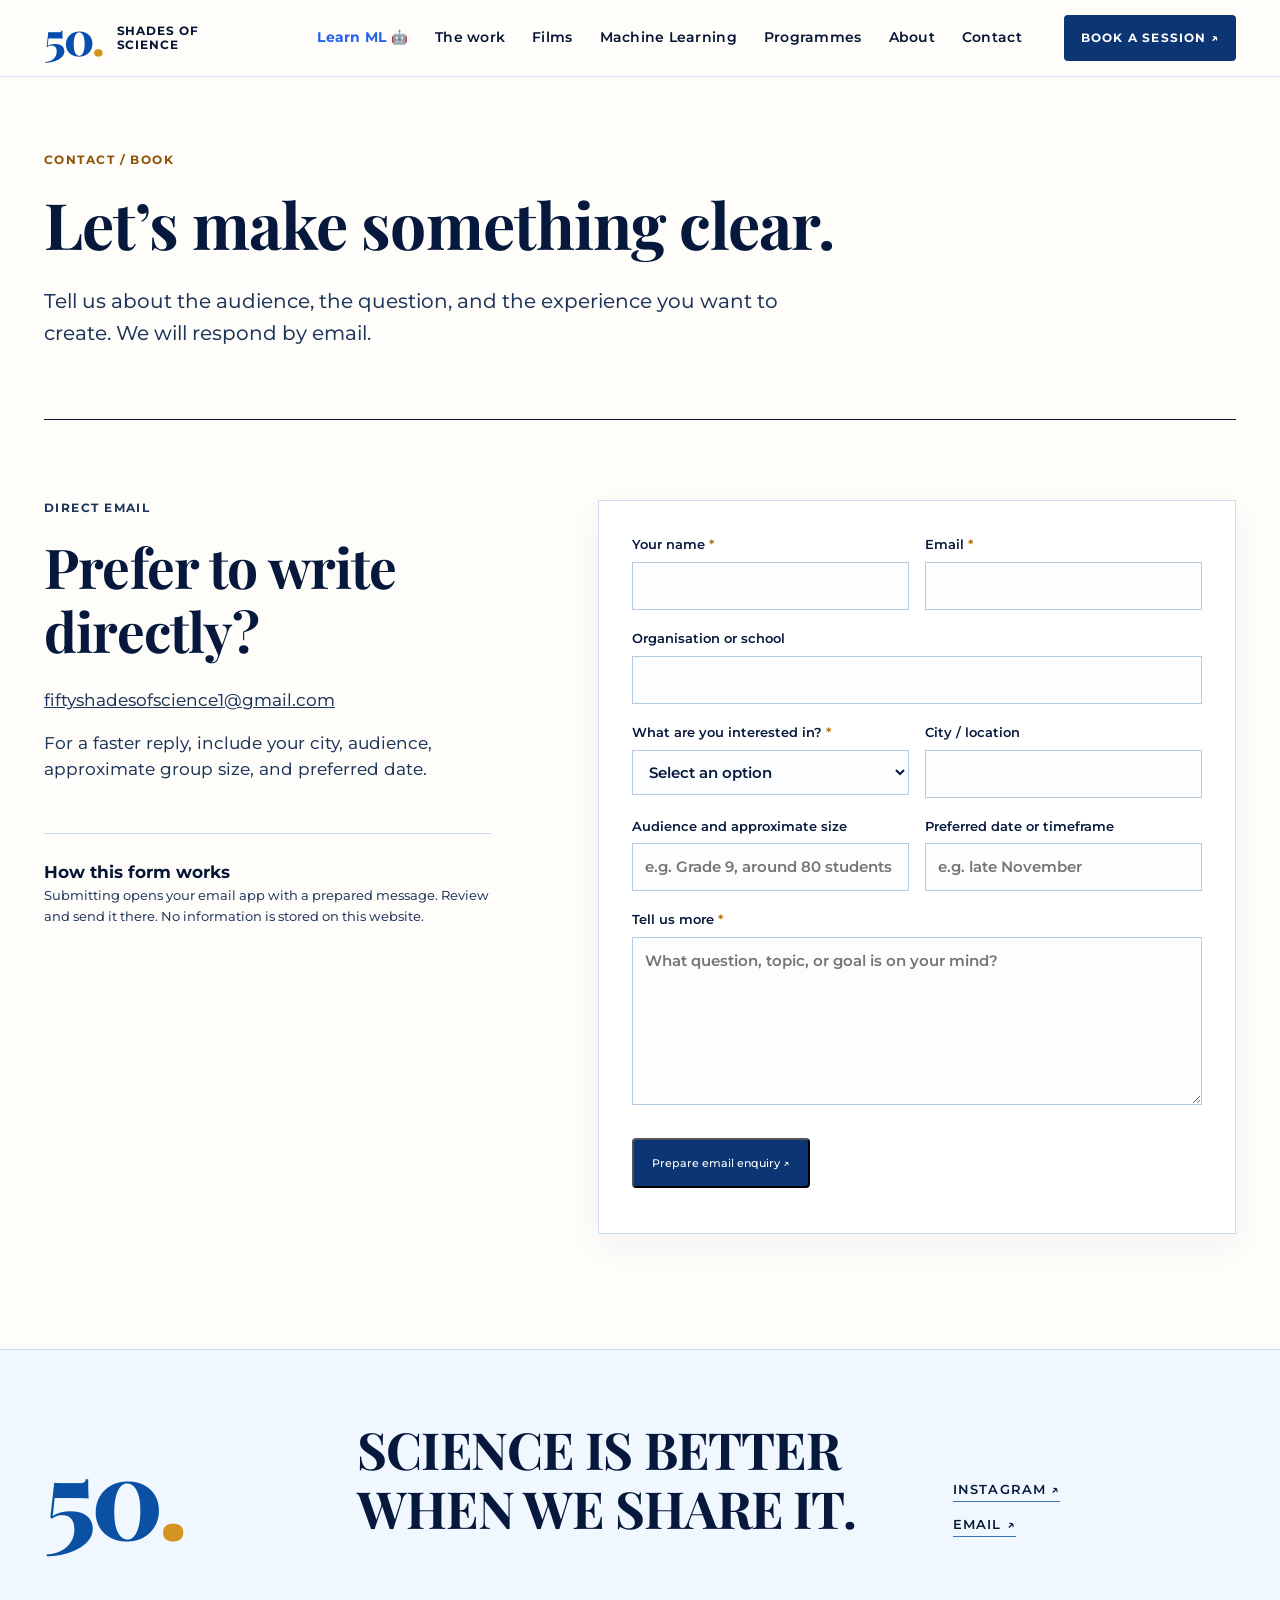
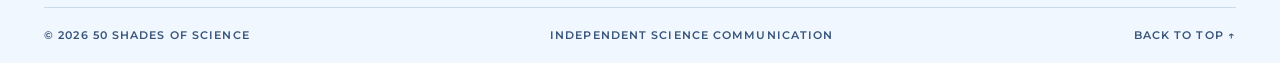
<file: contact.html>
<!doctype html>
<html lang="en"><head>
<meta charset="utf-8"><meta name="viewport" content="width=device-width, initial-scale=1">
<title>Contact and book | 50 Shades of Science</title><meta name="description" content="Enquire about science talks, school programmes, videos, and CSR partnerships with 50 Shades of Science.">
<meta name="theme-color" content="#fffdfa"><link rel="canonical" href="https://supriyosaha1.github.io/50-shades-of-science/contact.html"><meta property="og:type" content="website"><meta property="og:url" content="https://supriyosaha1.github.io/50-shades-of-science/contact.html"><meta property="og:title" content="Contact and book | 50 Shades of Science"><meta property="og:description" content="Enquire about science talks, school programmes, videos, and CSR partnerships with 50 Shades of Science."><meta property="og:image" content="https://supriyosaha1.github.io/50-shades-of-science/assets/media/brand-banner.webp"><meta name="twitter:card" content="summary_large_image">
<link rel="icon" href="assets/favicon.svg" type="image/svg+xml"><link rel="preconnect" href="https://fonts.googleapis.com"><link rel="preconnect" href="https://fonts.gstatic.com" crossorigin><link href="https://fonts.googleapis.com/css2?family=Montserrat:wght@400;500;600;700;800&family=Playfair+Display:ital,wght@0,600;0,700;0,800;0,900;1,600;1,700&display=swap" rel="stylesheet"><link rel="stylesheet" href="assets/css/home.css"><link rel="stylesheet" href="assets/css/pages.css"><link rel="stylesheet" href="assets/css/brand.css"><script type="application/ld+json">{"@context":"https://schema.org","@type":"Organization","name":"50 Shades of Science","description":"Independent science communication through talks, videos, and school programmes.","email":"mailto:fiftyshadesofscience1@gmail.com","sameAs":["https://www.instagram.com/50_shades_of_science/"]}</script>
<script defer src="assets/js/site.js"></script></head>
<body><a class="skip" href="#main">Skip to content</a>
<header class="header"><div class="shell header-inner"><a class="brand" href="index.html#top" aria-label="50 Shades of Science home"><span class="brand-mark">50<span class="brand-dot">.</span></span><span class="brand-name">SHADES OF<br>SCIENCE</span></a><button class="menu-button" type="button" aria-controls="site-nav" aria-expanded="false">Menu <span aria-hidden="true">☰</span></button><nav id="site-nav" aria-label="Main navigation"><a href="learn/ml-kids/" style="color: #2563eb; font-weight: 700;">Learn ML 🤖</a><a href="index.html#work">The work</a><a href="index.html#films">Films</a><a href="index.html#learn-ml">Machine Learning</a><a href="index.html#programmes">Programmes</a><a href="index.html#about">About</a><a href="index.html#contact">Contact</a></nav><a class="header-cta" href="index.html#contact">BOOK A SESSION ↗</a></div></header>
<main id="main"><header class="page-intro wrap"><p class="eyebrow">CONTACT / BOOK</p><h1>Let’s make something clear.</h1><p class="deck">Tell us about the audience, the question, and the experience you want to create. We will respond by email.</p></header><section class="contact-layout wrap"><div class="contact-aside"><p class="eyebrow">DIRECT EMAIL</p><h2>Prefer to write directly?</h2><p><a href="mailto:fiftyshadesofscience1@gmail.com">fiftyshadesofscience1@gmail.com</a></p><p>For a faster reply, include your city, audience, approximate group size, and preferred date.</p><div class="contact-note"><strong>How this form works</strong><p>Submitting opens your email app with a prepared message. Review and send it there. No information is stored on this website.</p></div></div><form id="booking-form" class="booking-form"><div class="field-row"><label>Your name <span>*</span><input name="name" autocomplete="name" required></label><label>Email <span>*</span><input name="email" type="email" autocomplete="email" required></label></div><label>Organisation or school<input name="organisation" autocomplete="organization"></label><div class="field-row"><label>What are you interested in? <span>*</span><select name="interest" required><option value="">Select an option</option><option value="School programme">School programme</option><option value="Future Scientists">Future Scientists</option><option value="CSR / partnership">CSR / partnership</option><option value="Public talk">Public talk</option><option value="Film / collaboration">Film / collaboration</option><option value="Other">Other</option></select></label><label>City / location<input name="location" autocomplete="address-level2"></label></div><div class="field-row"><label>Audience and approximate size<input name="audience" placeholder="e.g. Grade 9, around 80 students"></label><label>Preferred date or timeframe<input name="timeframe" placeholder="e.g. late November"></label></div><label>Tell us more <span>*</span><textarea name="message" rows="6" required placeholder="What question, topic, or goal is on your mind?"></textarea></label><button class="button" type="submit">Prepare email enquiry ↗</button><p id="form-status" class="form-status" role="status" aria-live="polite"></p></form></section></main>
<footer class="footer"><div class="shell footer-main"><a class="footer-logo" href="index.html#top">50<span>.</span></a><p>SCIENCE IS BETTER<br>WHEN WE SHARE IT.</p><div><a href="https://www.instagram.com/50_shades_of_science/" target="_blank" rel="noopener noreferrer">INSTAGRAM ↗</a><a href="mailto:fiftyshadesofscience1@gmail.com">EMAIL ↗</a></div></div><div class="shell footer-bottom"><span>© 2026 50 SHADES OF SCIENCE</span><span>INDEPENDENT SCIENCE COMMUNICATION</span><a href="index.html#top">BACK TO TOP ↑</a></div></footer></body></html>
</file>
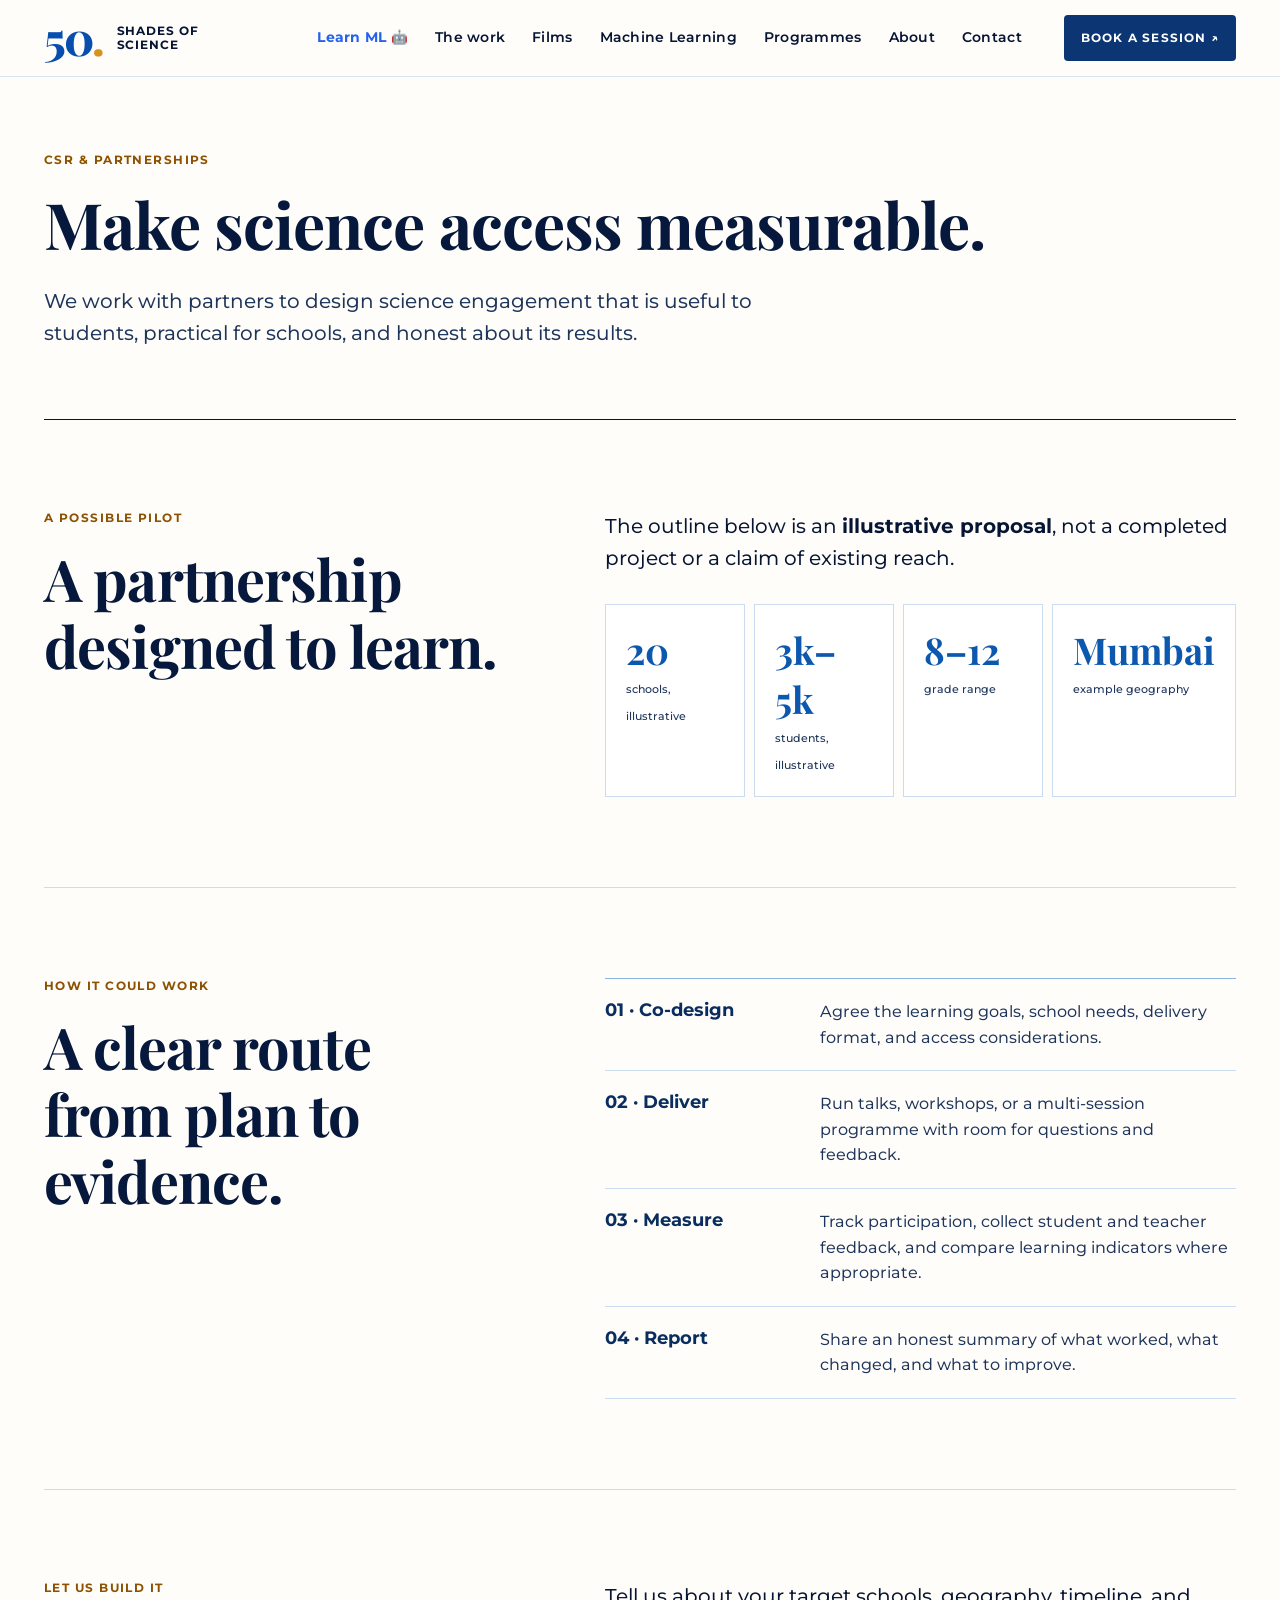
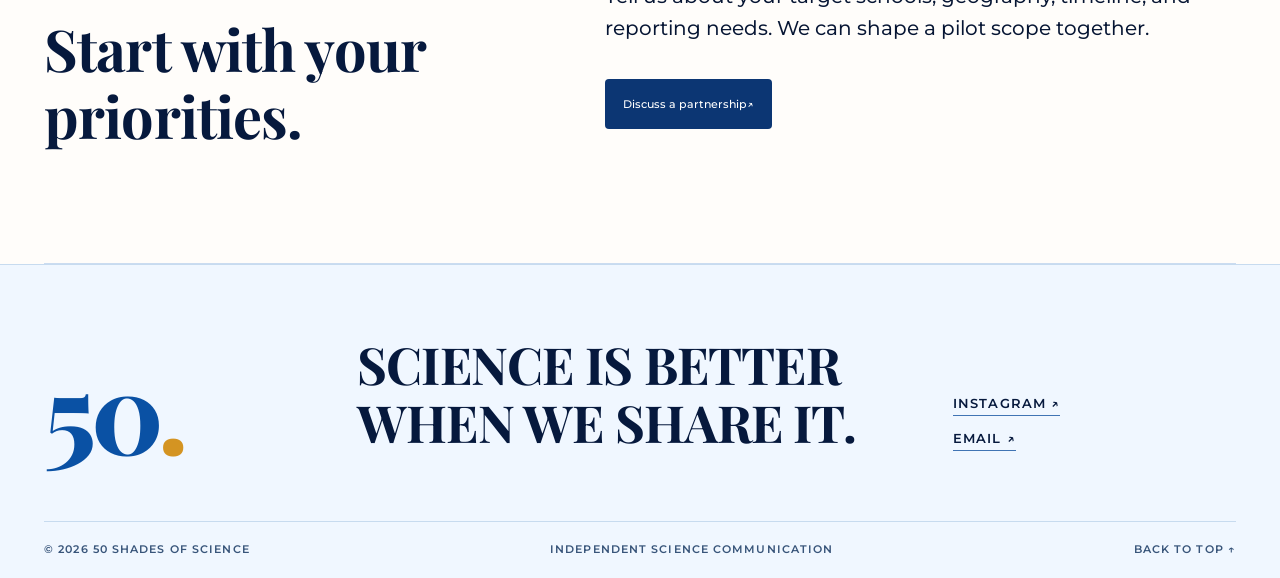
<file: csr-partnerships.html>
<!doctype html>
<html lang="en"><head>
<meta charset="utf-8"><meta name="viewport" content="width=device-width, initial-scale=1">
<title>CSR and partnerships | 50 Shades of Science</title><meta name="description" content="Explore a measurable science education partnership with 50 Shades of Science, including an illustrative school pilot.">
<meta name="theme-color" content="#fffdfa"><link rel="canonical" href="https://supriyosaha1.github.io/50-shades-of-science/csr-partnerships.html"><meta property="og:type" content="website"><meta property="og:url" content="https://supriyosaha1.github.io/50-shades-of-science/csr-partnerships.html"><meta property="og:title" content="CSR and partnerships | 50 Shades of Science"><meta property="og:description" content="Explore a measurable science education partnership with 50 Shades of Science, including an illustrative school pilot."><meta property="og:image" content="https://supriyosaha1.github.io/50-shades-of-science/assets/media/brand-banner.webp"><meta name="twitter:card" content="summary_large_image">
<link rel="icon" href="assets/favicon.svg" type="image/svg+xml"><link rel="preconnect" href="https://fonts.googleapis.com"><link rel="preconnect" href="https://fonts.gstatic.com" crossorigin><link href="https://fonts.googleapis.com/css2?family=Montserrat:wght@400;500;600;700;800&family=Playfair+Display:ital,wght@0,600;0,700;0,800;0,900;1,600;1,700&display=swap" rel="stylesheet"><link rel="stylesheet" href="assets/css/home.css"><link rel="stylesheet" href="assets/css/pages.css"><link rel="stylesheet" href="assets/css/brand.css"><script type="application/ld+json">{"@context":"https://schema.org","@type":"Organization","name":"50 Shades of Science","description":"Independent science communication through talks, videos, and school programmes.","email":"mailto:fiftyshadesofscience1@gmail.com","sameAs":["https://www.instagram.com/50_shades_of_science/"]}</script>
<script defer src="assets/js/site.js"></script></head>
<body><a class="skip" href="#main">Skip to content</a>
<header class="header"><div class="shell header-inner"><a class="brand" href="index.html#top" aria-label="50 Shades of Science home"><span class="brand-mark">50<span class="brand-dot">.</span></span><span class="brand-name">SHADES OF<br>SCIENCE</span></a><button class="menu-button" type="button" aria-controls="site-nav" aria-expanded="false">Menu <span aria-hidden="true">☰</span></button><nav id="site-nav" aria-label="Main navigation"><a href="learn/ml-kids/" style="color: #2563eb; font-weight: 700;">Learn ML 🤖</a><a href="index.html#work">The work</a><a href="index.html#films">Films</a><a href="index.html#learn-ml">Machine Learning</a><a href="index.html#programmes">Programmes</a><a href="index.html#about">About</a><a href="index.html#contact">Contact</a></nav><a class="header-cta" href="index.html#contact">BOOK A SESSION ↗</a></div></header>
<main id="main"><header class="page-intro wrap"><p class="eyebrow">CSR & PARTNERSHIPS</p><h1>Make science access measurable.</h1><p class="deck">We work with partners to design science engagement that is useful to students, practical for schools, and honest about its results.</p></header><section class="section wrap"><div class="section-heading"><p class="eyebrow">A POSSIBLE PILOT</p><h2>A partnership designed to learn.</h2></div><div class="section-body"><p>The outline below is an <strong>illustrative proposal</strong>, not a completed project or a claim of existing reach.</p><div class="pilot-grid"><div><span>20</span><small>schools, illustrative</small></div><div><span>3k–5k</span><small>students, illustrative</small></div><div><span>8–12</span><small>grade range</small></div><div><span>Mumbai</span><small>example geography</small></div></div></div></section><section class="section wrap"><div class="section-heading"><p class="eyebrow">HOW IT COULD WORK</p><h2>A clear route from plan to evidence.</h2></div><div class="section-body"><div class="detail-list numbered"><div><strong>01 · Co-design</strong><p>Agree the learning goals, school needs, delivery format, and access considerations.</p></div><div><strong>02 · Deliver</strong><p>Run talks, workshops, or a multi-session programme with room for questions and feedback.</p></div><div><strong>03 · Measure</strong><p>Track participation, collect student and teacher feedback, and compare learning indicators where appropriate.</p></div><div><strong>04 · Report</strong><p>Share an honest summary of what worked, what changed, and what to improve.</p></div></div></div></section><section class="section wrap"><div class="section-heading"><p class="eyebrow">LET US BUILD IT</p><h2>Start with your priorities.</h2></div><div class="section-body"><p>Tell us about your target schools, geography, timeline, and reporting needs. We can shape a pilot scope together.</p><a class="button" href="contact.html?interest=csr">Discuss a partnership<span aria-hidden="true"> ↗</span></a></div></section></main>
<footer class="footer"><div class="shell footer-main"><a class="footer-logo" href="index.html#top">50<span>.</span></a><p>SCIENCE IS BETTER<br>WHEN WE SHARE IT.</p><div><a href="https://www.instagram.com/50_shades_of_science/" target="_blank" rel="noopener noreferrer">INSTAGRAM ↗</a><a href="mailto:fiftyshadesofscience1@gmail.com">EMAIL ↗</a></div></div><div class="shell footer-bottom"><span>© 2026 50 SHADES OF SCIENCE</span><span>INDEPENDENT SCIENCE COMMUNICATION</span><a href="index.html#top">BACK TO TOP ↑</a></div></footer></body></html>
</file>
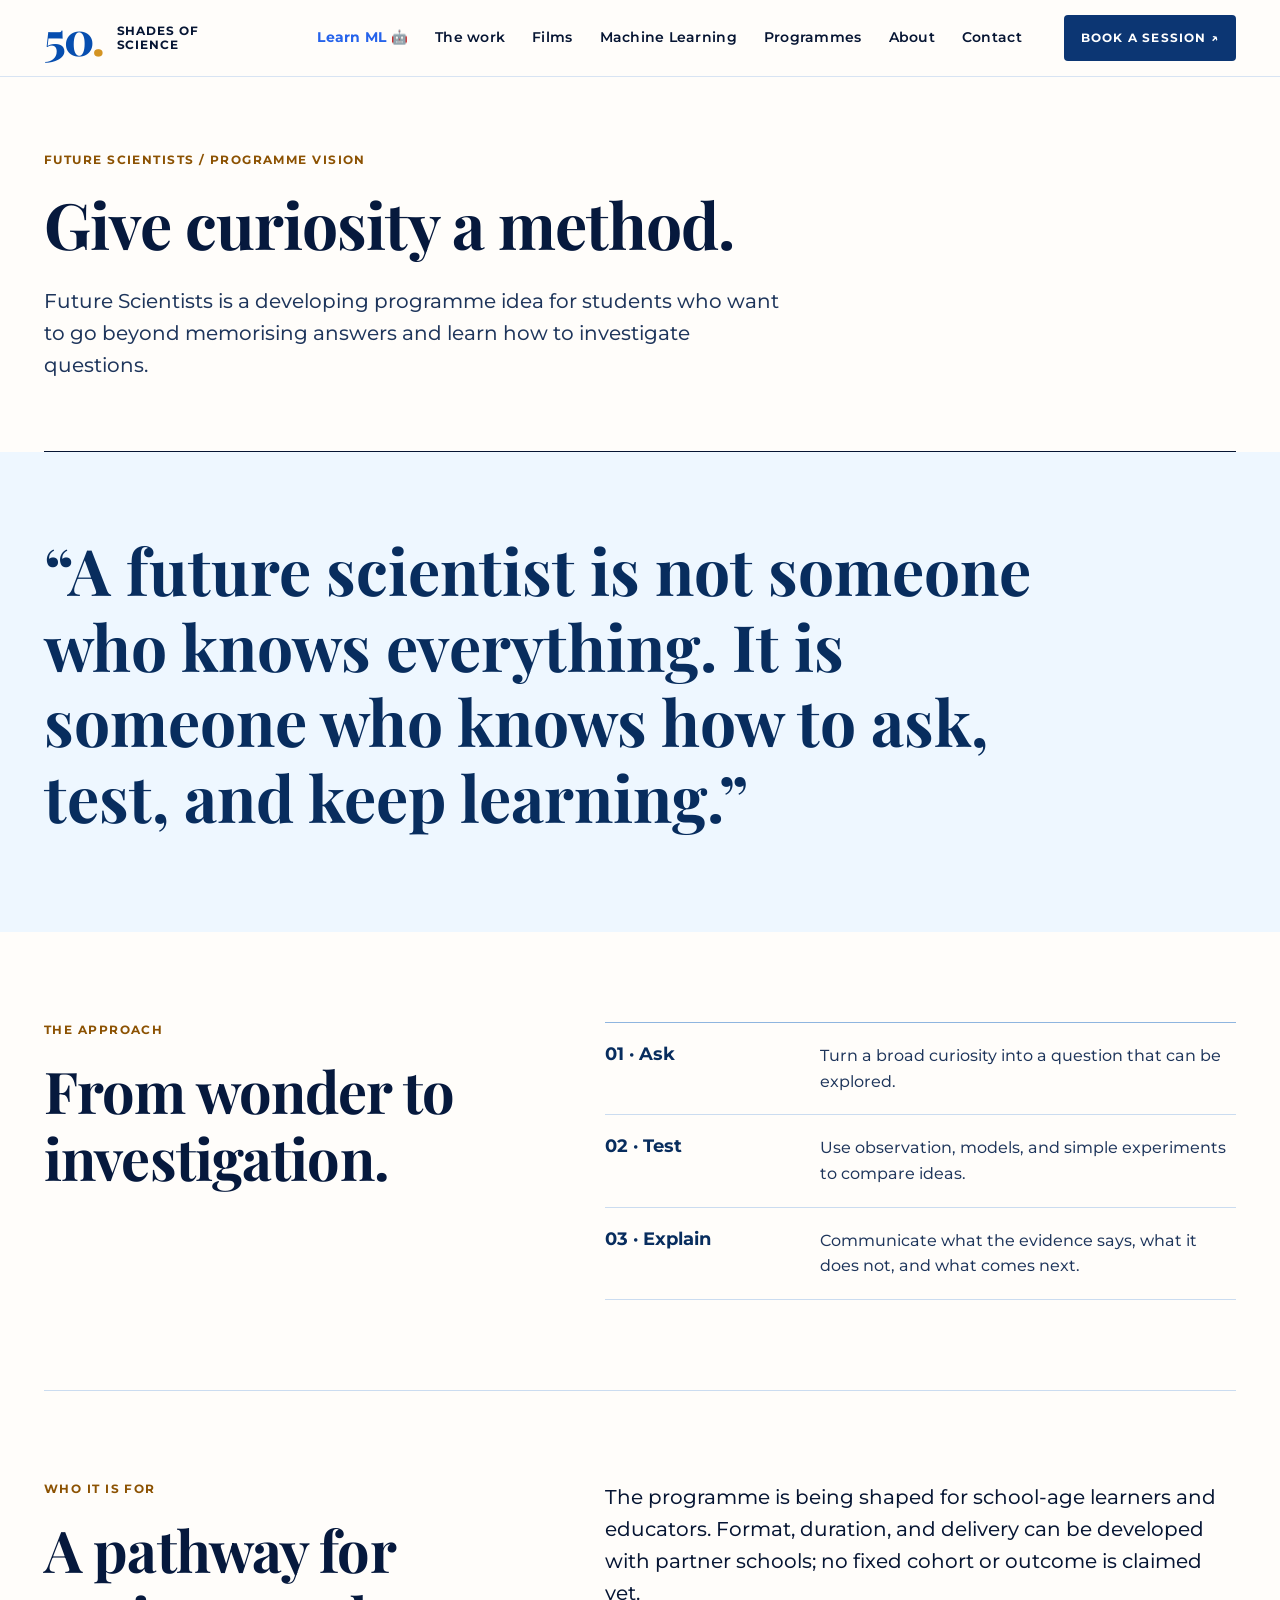
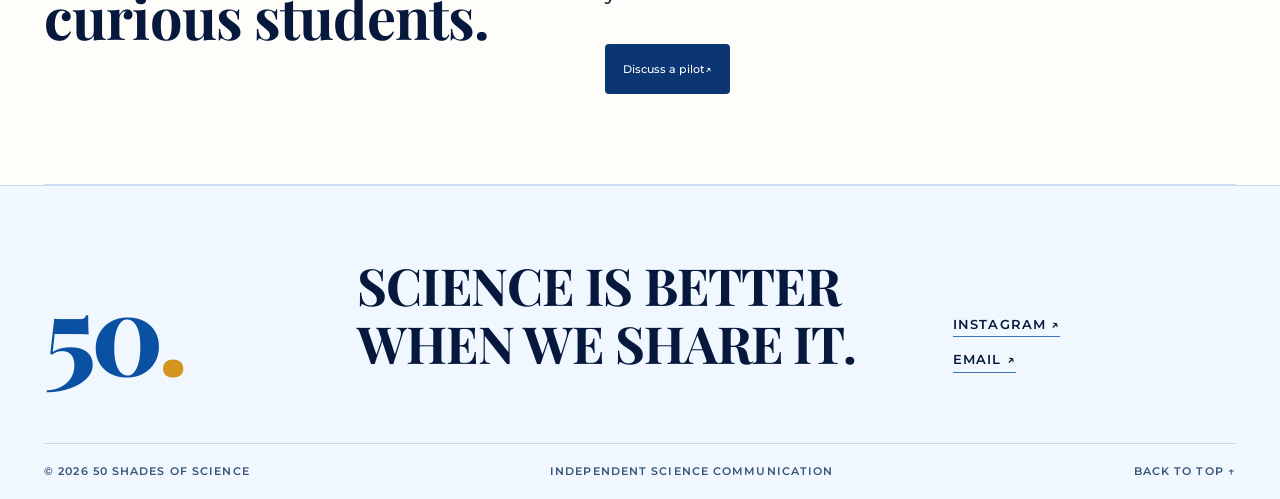
<file: future-scientists.html>
<!doctype html>
<html lang="en"><head>
<meta charset="utf-8"><meta name="viewport" content="width=device-width, initial-scale=1">
<title>Future Scientists Programme | 50 Shades of Science</title><meta name="description" content="A developing learning programme focused on curiosity, evidence and scientific thinking.">
<meta name="theme-color" content="#fffdfa"><link rel="canonical" href="https://supriyosaha1.github.io/50-shades-of-science/future-scientists.html"><meta property="og:type" content="website"><meta property="og:url" content="https://supriyosaha1.github.io/50-shades-of-science/future-scientists.html"><meta property="og:title" content="Future Scientists Programme | 50 Shades of Science"><meta property="og:description" content="A developing learning programme focused on curiosity, evidence and scientific thinking."><meta property="og:image" content="https://supriyosaha1.github.io/50-shades-of-science/assets/media/brand-banner.webp"><meta name="twitter:card" content="summary_large_image">
<link rel="icon" href="assets/favicon.svg" type="image/svg+xml"><link rel="preconnect" href="https://fonts.googleapis.com"><link rel="preconnect" href="https://fonts.gstatic.com" crossorigin><link href="https://fonts.googleapis.com/css2?family=Montserrat:wght@400;500;600;700;800&family=Playfair+Display:ital,wght@0,600;0,700;0,800;0,900;1,600;1,700&display=swap" rel="stylesheet"><link rel="stylesheet" href="assets/css/home.css"><link rel="stylesheet" href="assets/css/pages.css"><link rel="stylesheet" href="assets/css/brand.css"><script type="application/ld+json">{"@context":"https://schema.org","@type":"Organization","name":"50 Shades of Science","description":"Independent science communication through talks, videos, and school programmes.","email":"mailto:fiftyshadesofscience1@gmail.com","sameAs":["https://www.instagram.com/50_shades_of_science/"]}</script>
<script defer src="assets/js/site.js"></script></head>
<body><a class="skip" href="#main">Skip to content</a>
<header class="header"><div class="shell header-inner"><a class="brand" href="index.html#top" aria-label="50 Shades of Science home"><span class="brand-mark">50<span class="brand-dot">.</span></span><span class="brand-name">SHADES OF<br>SCIENCE</span></a><button class="menu-button" type="button" aria-controls="site-nav" aria-expanded="false">Menu <span aria-hidden="true">☰</span></button><nav id="site-nav" aria-label="Main navigation"><a href="learn/ml-kids/" style="color: #2563eb; font-weight: 700;">Learn ML 🤖</a><a href="index.html#work">The work</a><a href="index.html#films">Films</a><a href="index.html#learn-ml">Machine Learning</a><a href="index.html#programmes">Programmes</a><a href="index.html#about">About</a><a href="index.html#contact">Contact</a></nav><a class="header-cta" href="index.html#contact">BOOK A SESSION ↗</a></div></header>
<main id="main"><header class="page-intro wrap"><p class="eyebrow">FUTURE SCIENTISTS / PROGRAMME VISION</p><h1>Give curiosity a method.</h1><p class="deck">Future Scientists is a developing programme idea for students who want to go beyond memorising answers and learn how to investigate questions.</p></header><section class="quote-band"><div class="wrap"><blockquote>“A future scientist is not someone who knows everything. It is someone who knows how to ask, test, and keep learning.”</blockquote></div></section><section class="section wrap"><div class="section-heading"><p class="eyebrow">THE APPROACH</p><h2>From wonder to investigation.</h2></div><div class="section-body"><div class="detail-list numbered"><div><strong>01 · Ask</strong><p>Turn a broad curiosity into a question that can be explored.</p></div><div><strong>02 · Test</strong><p>Use observation, models, and simple experiments to compare ideas.</p></div><div><strong>03 · Explain</strong><p>Communicate what the evidence says, what it does not, and what comes next.</p></div></div></div></section><section class="section wrap"><div class="section-heading"><p class="eyebrow">WHO IT IS FOR</p><h2>A pathway for curious students.</h2></div><div class="section-body"><p>The programme is being shaped for school-age learners and educators. Format, duration, and delivery can be developed with partner schools; no fixed cohort or outcome is claimed yet.</p><a class="button" href="contact.html?interest=future">Discuss a pilot<span aria-hidden="true"> ↗</span></a></div></section></main>
<footer class="footer"><div class="shell footer-main"><a class="footer-logo" href="index.html#top">50<span>.</span></a><p>SCIENCE IS BETTER<br>WHEN WE SHARE IT.</p><div><a href="https://www.instagram.com/50_shades_of_science/" target="_blank" rel="noopener noreferrer">INSTAGRAM ↗</a><a href="mailto:fiftyshadesofscience1@gmail.com">EMAIL ↗</a></div></div><div class="shell footer-bottom"><span>© 2026 50 SHADES OF SCIENCE</span><span>INDEPENDENT SCIENCE COMMUNICATION</span><a href="index.html#top">BACK TO TOP ↑</a></div></footer></body></html>
</file>
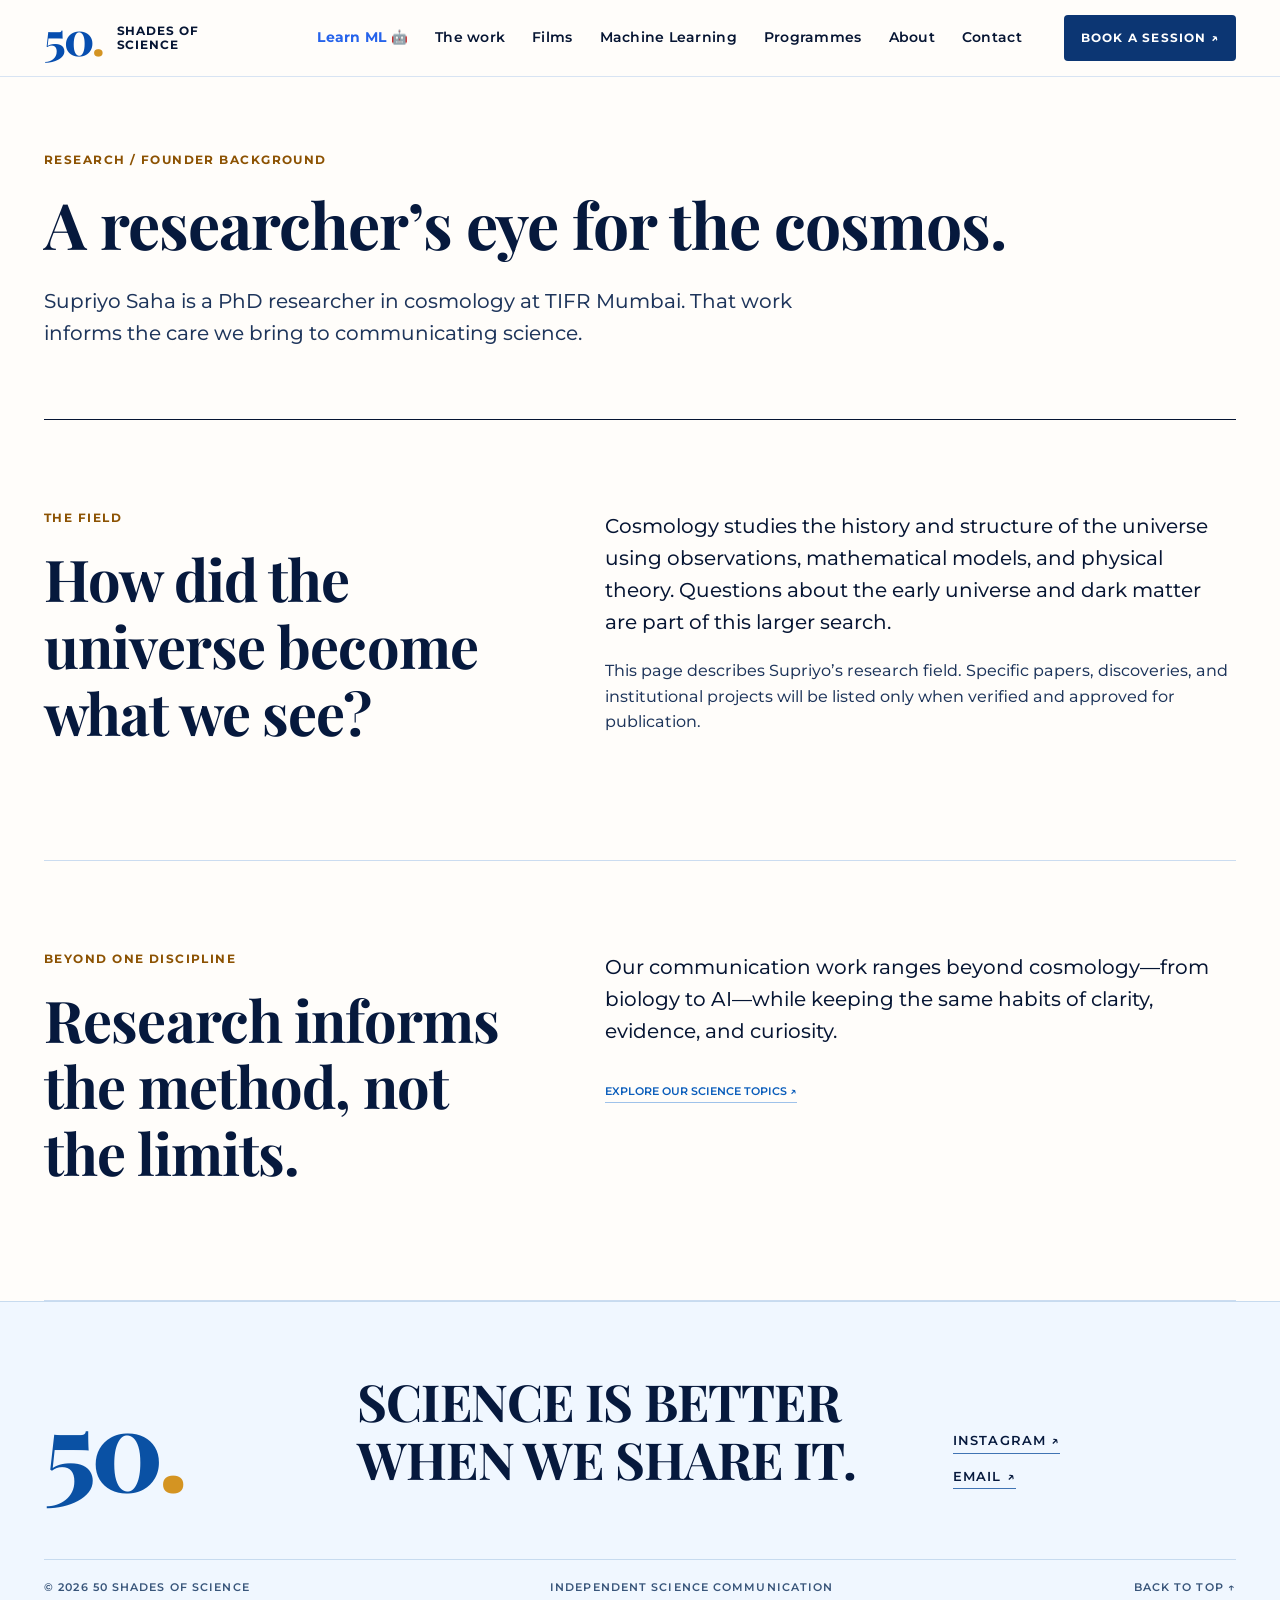
<file: research.html>
<!doctype html>
<html lang="en"><head>
<meta charset="utf-8"><meta name="viewport" content="width=device-width, initial-scale=1">
<title>Research background | 50 Shades of Science</title><meta name="description" content="Learn about founder Supriyo Saha’s cosmology research background and its role in 50 Shades of Science.">
<meta name="theme-color" content="#fffdfa"><link rel="canonical" href="https://supriyosaha1.github.io/50-shades-of-science/research.html"><meta property="og:type" content="website"><meta property="og:url" content="https://supriyosaha1.github.io/50-shades-of-science/research.html"><meta property="og:title" content="Research background | 50 Shades of Science"><meta property="og:description" content="Learn about founder Supriyo Saha’s cosmology research background and its role in 50 Shades of Science."><meta property="og:image" content="https://supriyosaha1.github.io/50-shades-of-science/assets/media/brand-banner.webp"><meta name="twitter:card" content="summary_large_image">
<link rel="icon" href="assets/favicon.svg" type="image/svg+xml"><link rel="preconnect" href="https://fonts.googleapis.com"><link rel="preconnect" href="https://fonts.gstatic.com" crossorigin><link href="https://fonts.googleapis.com/css2?family=Montserrat:wght@400;500;600;700;800&family=Playfair+Display:ital,wght@0,600;0,700;0,800;0,900;1,600;1,700&display=swap" rel="stylesheet"><link rel="stylesheet" href="assets/css/home.css"><link rel="stylesheet" href="assets/css/pages.css"><link rel="stylesheet" href="assets/css/brand.css"><script type="application/ld+json">{"@context":"https://schema.org","@type":"Organization","name":"50 Shades of Science","description":"Independent science communication through talks, videos, and school programmes.","email":"mailto:fiftyshadesofscience1@gmail.com","sameAs":["https://www.instagram.com/50_shades_of_science/"]}</script>
<script defer src="assets/js/site.js"></script></head>
<body><a class="skip" href="#main">Skip to content</a>
<header class="header"><div class="shell header-inner"><a class="brand" href="index.html#top" aria-label="50 Shades of Science home"><span class="brand-mark">50<span class="brand-dot">.</span></span><span class="brand-name">SHADES OF<br>SCIENCE</span></a><button class="menu-button" type="button" aria-controls="site-nav" aria-expanded="false">Menu <span aria-hidden="true">☰</span></button><nav id="site-nav" aria-label="Main navigation"><a href="learn/ml-kids/" style="color: #2563eb; font-weight: 700;">Learn ML 🤖</a><a href="index.html#work">The work</a><a href="index.html#films">Films</a><a href="index.html#learn-ml">Machine Learning</a><a href="index.html#programmes">Programmes</a><a href="index.html#about">About</a><a href="index.html#contact">Contact</a></nav><a class="header-cta" href="index.html#contact">BOOK A SESSION ↗</a></div></header>
<main id="main"><header class="page-intro wrap"><p class="eyebrow">RESEARCH / FOUNDER BACKGROUND</p><h1>A researcher’s eye for the cosmos.</h1><p class="deck">Supriyo Saha is a PhD researcher in cosmology at TIFR Mumbai. That work informs the care we bring to communicating science.</p></header><section class="section wrap"><div class="section-heading"><p class="eyebrow">THE FIELD</p><h2>How did the universe become what we see?</h2></div><div class="section-body"><p>Cosmology studies the history and structure of the universe using observations, mathematical models, and physical theory. Questions about the early universe and dark matter are part of this larger search.</p><p>This page describes Supriyo’s research field. Specific papers, discoveries, and institutional projects will be listed only when verified and approved for publication.</p></div></section><section class="section wrap"><div class="section-heading"><p class="eyebrow">BEYOND ONE DISCIPLINE</p><h2>Research informs the method, not the limits.</h2></div><div class="section-body"><p>Our communication work ranges beyond cosmology—from biology to AI—while keeping the same habits of clarity, evidence, and curiosity.</p><a class="text-link" href="science.html">Explore our science topics<span aria-hidden="true"> ↗</span></a></div></section></main>
<footer class="footer"><div class="shell footer-main"><a class="footer-logo" href="index.html#top">50<span>.</span></a><p>SCIENCE IS BETTER<br>WHEN WE SHARE IT.</p><div><a href="https://www.instagram.com/50_shades_of_science/" target="_blank" rel="noopener noreferrer">INSTAGRAM ↗</a><a href="mailto:fiftyshadesofscience1@gmail.com">EMAIL ↗</a></div></div><div class="shell footer-bottom"><span>© 2026 50 SHADES OF SCIENCE</span><span>INDEPENDENT SCIENCE COMMUNICATION</span><a href="index.html#top">BACK TO TOP ↑</a></div></footer></body></html>
</file>
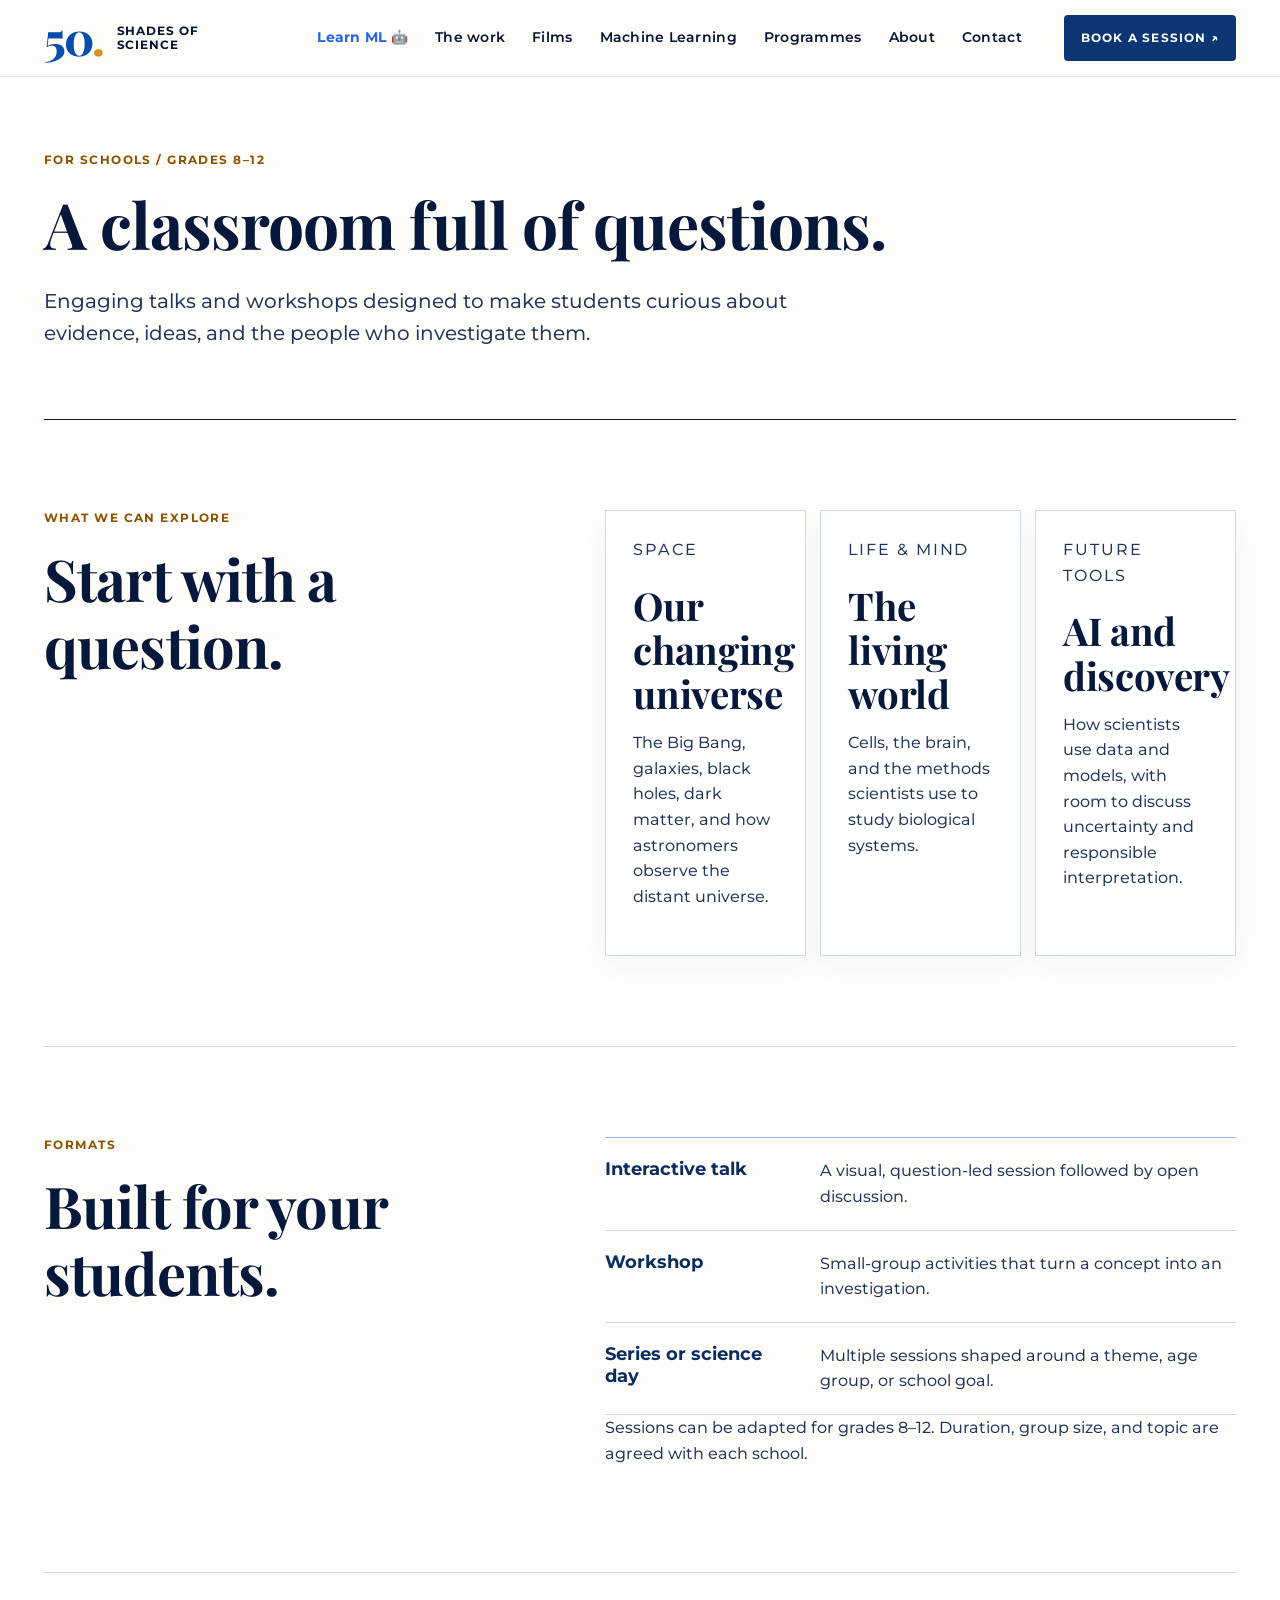
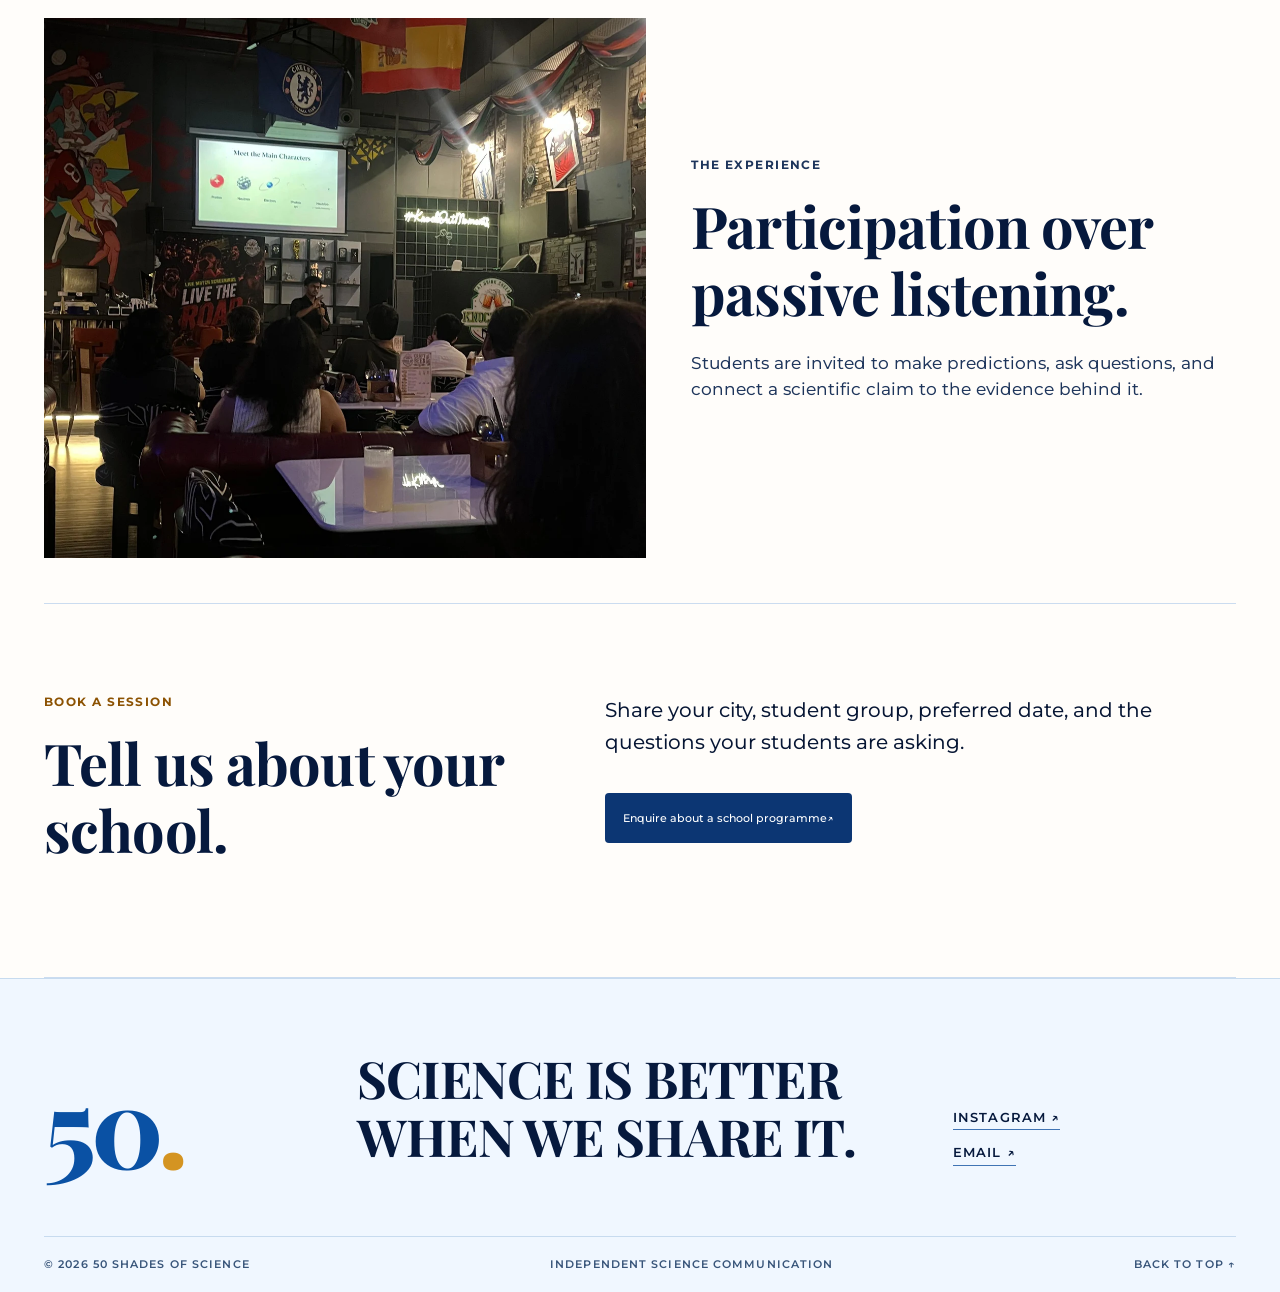
<file: school-programmes.html>
<!doctype html>
<html lang="en"><head>
<meta charset="utf-8"><meta name="viewport" content="width=device-width, initial-scale=1">
<title>School programmes | 50 Shades of Science</title><meta name="description" content="Science talks and workshops for grades 8–12, tailored to schools by 50 Shades of Science.">
<meta name="theme-color" content="#fffdfa"><link rel="canonical" href="https://supriyosaha1.github.io/50-shades-of-science/school-programmes.html"><meta property="og:type" content="website"><meta property="og:url" content="https://supriyosaha1.github.io/50-shades-of-science/school-programmes.html"><meta property="og:title" content="School programmes | 50 Shades of Science"><meta property="og:description" content="Science talks and workshops for grades 8–12, tailored to schools by 50 Shades of Science."><meta property="og:image" content="https://supriyosaha1.github.io/50-shades-of-science/assets/media/brand-banner.webp"><meta name="twitter:card" content="summary_large_image">
<link rel="icon" href="assets/favicon.svg" type="image/svg+xml"><link rel="preconnect" href="https://fonts.googleapis.com"><link rel="preconnect" href="https://fonts.gstatic.com" crossorigin><link href="https://fonts.googleapis.com/css2?family=Montserrat:wght@400;500;600;700;800&family=Playfair+Display:ital,wght@0,600;0,700;0,800;0,900;1,600;1,700&display=swap" rel="stylesheet"><link rel="stylesheet" href="assets/css/home.css"><link rel="stylesheet" href="assets/css/pages.css"><link rel="stylesheet" href="assets/css/brand.css"><script type="application/ld+json">{"@context":"https://schema.org","@type":"Organization","name":"50 Shades of Science","description":"Independent science communication through talks, videos, and school programmes.","email":"mailto:fiftyshadesofscience1@gmail.com","sameAs":["https://www.instagram.com/50_shades_of_science/"]}</script>
<script defer src="assets/js/site.js"></script></head>
<body><a class="skip" href="#main">Skip to content</a>
<header class="header"><div class="shell header-inner"><a class="brand" href="index.html#top" aria-label="50 Shades of Science home"><span class="brand-mark">50<span class="brand-dot">.</span></span><span class="brand-name">SHADES OF<br>SCIENCE</span></a><button class="menu-button" type="button" aria-controls="site-nav" aria-expanded="false">Menu <span aria-hidden="true">☰</span></button><nav id="site-nav" aria-label="Main navigation"><a href="learn/ml-kids/" style="color: #2563eb; font-weight: 700;">Learn ML 🤖</a><a href="index.html#work">The work</a><a href="index.html#films">Films</a><a href="index.html#learn-ml">Machine Learning</a><a href="index.html#programmes">Programmes</a><a href="index.html#about">About</a><a href="index.html#contact">Contact</a></nav><a class="header-cta" href="index.html#contact">BOOK A SESSION ↗</a></div></header>
<main id="main"><header class="page-intro wrap"><p class="eyebrow">FOR SCHOOLS / GRADES 8–12</p><h1>A classroom full of questions.</h1><p class="deck">Engaging talks and workshops designed to make students curious about evidence, ideas, and the people who investigate them.</p></header><section class="section wrap"><div class="section-heading"><p class="eyebrow">WHAT WE CAN EXPLORE</p><h2>Start with a question.</h2></div><div class="three-grid"><article class="card"><div class="card-copy"><p class="eyebrow">SPACE</p><h3>Our changing universe</h3><p>The Big Bang, galaxies, black holes, dark matter, and how astronomers observe the distant universe.</p></div></article><article class="card"><div class="card-copy"><p class="eyebrow">LIFE & MIND</p><h3>The living world</h3><p>Cells, the brain, and the methods scientists use to study biological systems.</p></div></article><article class="card"><div class="card-copy"><p class="eyebrow">FUTURE TOOLS</p><h3>AI and discovery</h3><p>How scientists use data and models, with room to discuss uncertainty and responsible interpretation.</p></div></article></div></section><section class="section wrap"><div class="section-heading"><p class="eyebrow">FORMATS</p><h2>Built for your students.</h2></div><div class="section-body"><div class="detail-list"><div><strong>Interactive talk</strong><p>A visual, question-led session followed by open discussion.</p></div><div><strong>Workshop</strong><p>Small-group activities that turn a concept into an investigation.</p></div><div><strong>Series or science day</strong><p>Multiple sessions shaped around a theme, age group, or school goal.</p></div></div><p>Sessions can be adapted for grades 8–12. Duration, group size, and topic are agreed with each school.</p></div></section><section class="photo-band wrap"><img src="assets/images/photos/bar-talk-audience.webp" alt="Audience engaged in a live science talk" loading="lazy"><div><p class="eyebrow">THE EXPERIENCE</p><h2>Participation over passive listening.</h2><p>Students are invited to make predictions, ask questions, and connect a scientific claim to the evidence behind it.</p></div></section><section class="section wrap"><div class="section-heading"><p class="eyebrow">BOOK A SESSION</p><h2>Tell us about your school.</h2></div><div class="section-body"><p>Share your city, student group, preferred date, and the questions your students are asking.</p><a class="button" href="contact.html?interest=school">Enquire about a school programme<span aria-hidden="true"> ↗</span></a></div></section></main>
<footer class="footer"><div class="shell footer-main"><a class="footer-logo" href="index.html#top">50<span>.</span></a><p>SCIENCE IS BETTER<br>WHEN WE SHARE IT.</p><div><a href="https://www.instagram.com/50_shades_of_science/" target="_blank" rel="noopener noreferrer">INSTAGRAM ↗</a><a href="mailto:fiftyshadesofscience1@gmail.com">EMAIL ↗</a></div></div><div class="shell footer-bottom"><span>© 2026 50 SHADES OF SCIENCE</span><span>INDEPENDENT SCIENCE COMMUNICATION</span><a href="index.html#top">BACK TO TOP ↑</a></div></footer></body></html>
</file>
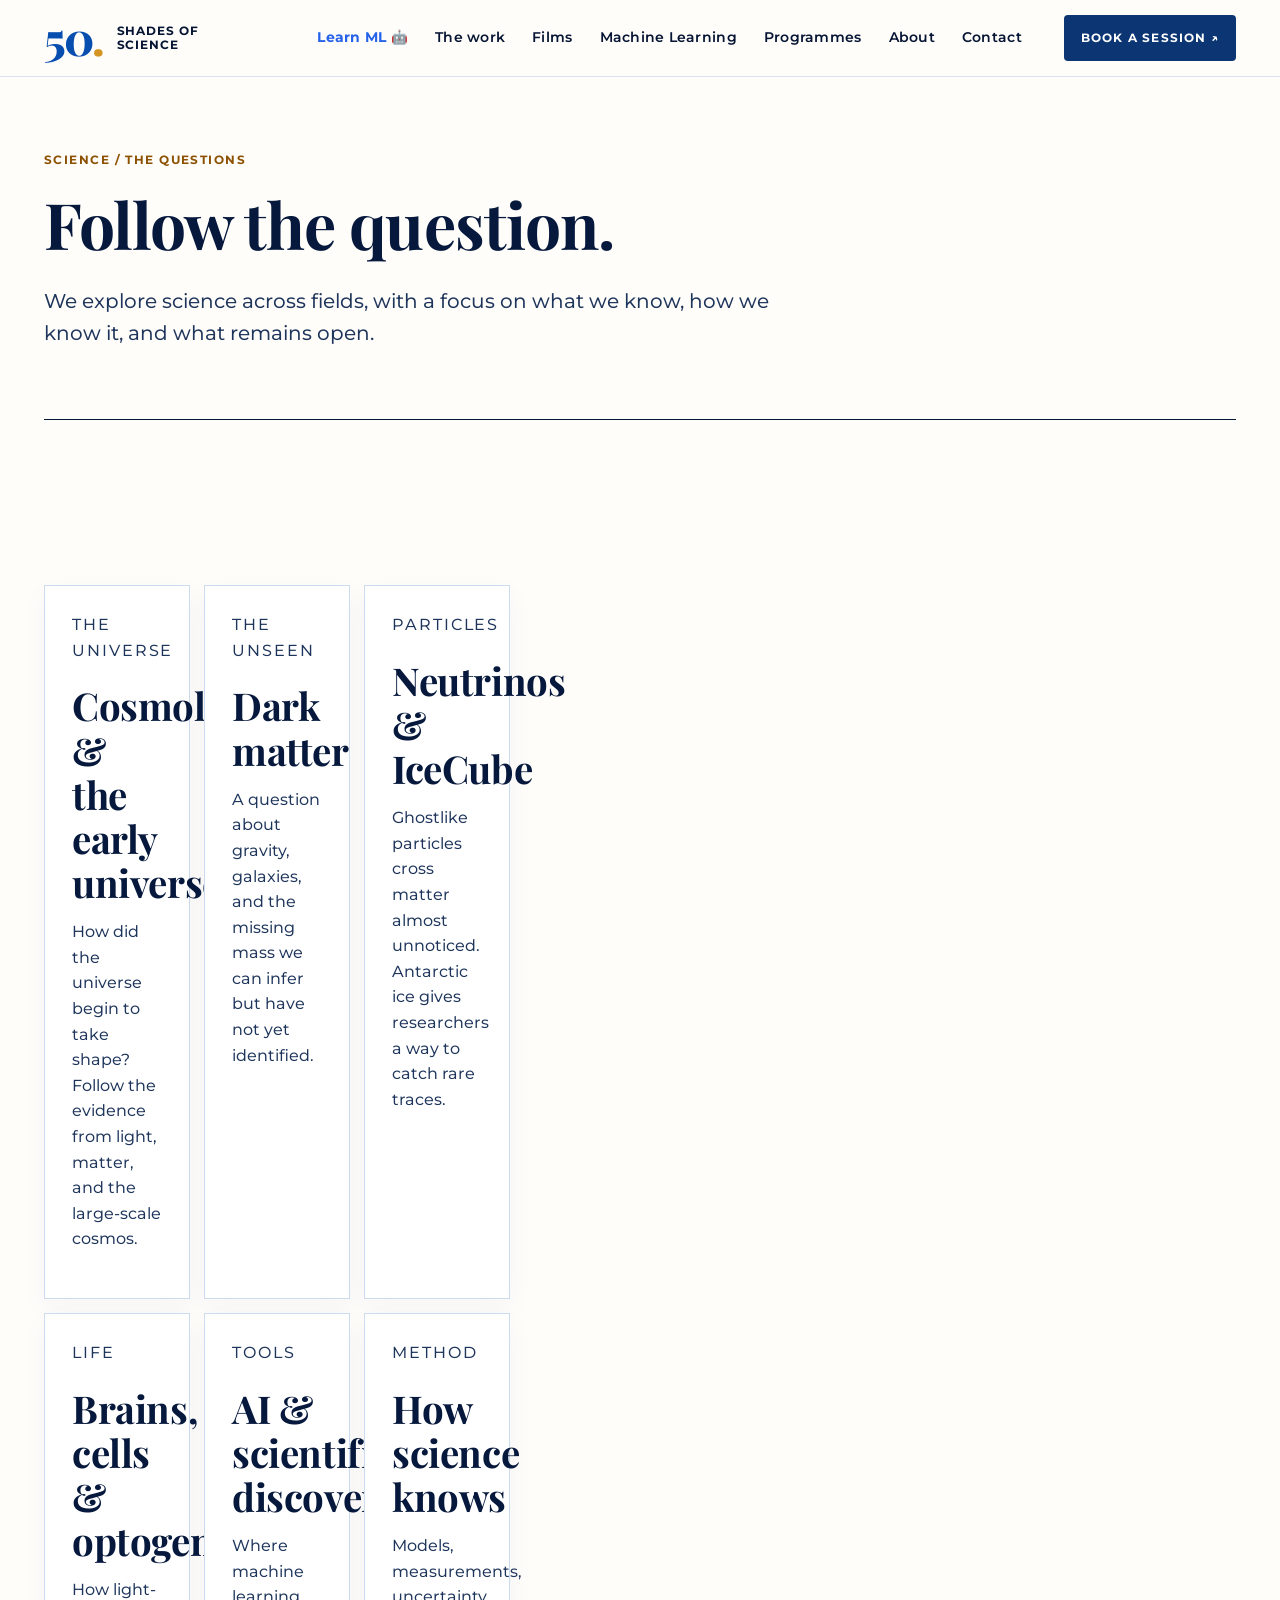
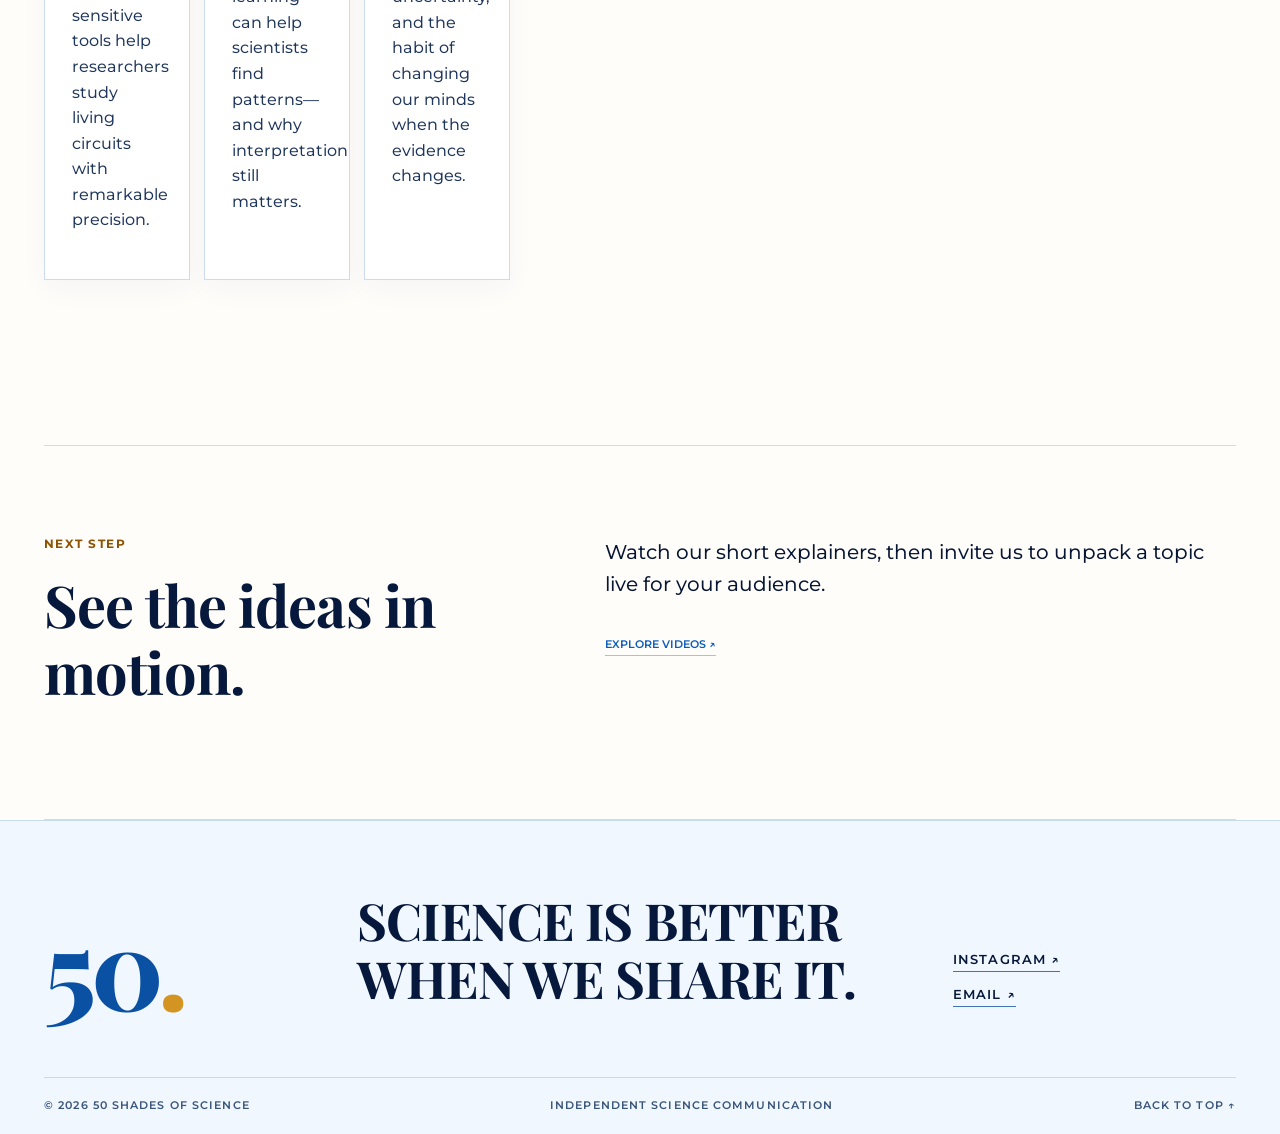
<file: science.html>
<!doctype html>
<html lang="en"><head>
<meta charset="utf-8"><meta name="viewport" content="width=device-width, initial-scale=1">
<title>Explore science | 50 Shades of Science</title><meta name="description" content="Explore cosmology, dark matter, neutrinos, biology, AI and the scientific method with 50 Shades of Science.">
<meta name="theme-color" content="#fffdfa"><link rel="canonical" href="https://supriyosaha1.github.io/50-shades-of-science/science.html"><meta property="og:type" content="website"><meta property="og:url" content="https://supriyosaha1.github.io/50-shades-of-science/science.html"><meta property="og:title" content="Explore science | 50 Shades of Science"><meta property="og:description" content="Explore cosmology, dark matter, neutrinos, biology, AI and the scientific method with 50 Shades of Science."><meta property="og:image" content="https://supriyosaha1.github.io/50-shades-of-science/assets/media/brand-banner.webp"><meta name="twitter:card" content="summary_large_image">
<link rel="icon" href="assets/favicon.svg" type="image/svg+xml"><link rel="preconnect" href="https://fonts.googleapis.com"><link rel="preconnect" href="https://fonts.gstatic.com" crossorigin><link href="https://fonts.googleapis.com/css2?family=Montserrat:wght@400;500;600;700;800&family=Playfair+Display:ital,wght@0,600;0,700;0,800;0,900;1,600;1,700&display=swap" rel="stylesheet"><link rel="stylesheet" href="assets/css/home.css"><link rel="stylesheet" href="assets/css/pages.css"><link rel="stylesheet" href="assets/css/brand.css"><script type="application/ld+json">{"@context":"https://schema.org","@type":"Organization","name":"50 Shades of Science","description":"Independent science communication through talks, videos, and school programmes.","email":"mailto:fiftyshadesofscience1@gmail.com","sameAs":["https://www.instagram.com/50_shades_of_science/"]}</script>
<script defer src="assets/js/site.js"></script></head>
<body><a class="skip" href="#main">Skip to content</a>
<header class="header"><div class="shell header-inner"><a class="brand" href="index.html#top" aria-label="50 Shades of Science home"><span class="brand-mark">50<span class="brand-dot">.</span></span><span class="brand-name">SHADES OF<br>SCIENCE</span></a><button class="menu-button" type="button" aria-controls="site-nav" aria-expanded="false">Menu <span aria-hidden="true">☰</span></button><nav id="site-nav" aria-label="Main navigation"><a href="learn/ml-kids/" style="color: #2563eb; font-weight: 700;">Learn ML 🤖</a><a href="index.html#work">The work</a><a href="index.html#films">Films</a><a href="index.html#learn-ml">Machine Learning</a><a href="index.html#programmes">Programmes</a><a href="index.html#about">About</a><a href="index.html#contact">Contact</a></nav><a class="header-cta" href="index.html#contact">BOOK A SESSION ↗</a></div></header>
<main id="main"><header class="page-intro wrap"><p class="eyebrow">SCIENCE / THE QUESTIONS</p><h1>Follow the question.</h1><p class="deck">We explore science across fields, with a focus on what we know, how we know it, and what remains open.</p></header><section class="section wrap"><div class="topic-grid"><article class="card"><div class="card-copy"><p class="eyebrow">THE UNIVERSE</p><h3>Cosmology & the early universe</h3><p>How did the universe begin to take shape? Follow the evidence from light, matter, and the large-scale cosmos.</p></div></article><article class="card"><div class="card-copy"><p class="eyebrow">THE UNSEEN</p><h3>Dark matter</h3><p>A question about gravity, galaxies, and the missing mass we can infer but have not yet identified.</p></div></article><article class="card"><div class="card-copy"><p class="eyebrow">PARTICLES</p><h3>Neutrinos & IceCube</h3><p>Ghostlike particles cross matter almost unnoticed. Antarctic ice gives researchers a way to catch rare traces.</p></div></article><article class="card"><div class="card-copy"><p class="eyebrow">LIFE</p><h3>Brains, cells & optogenetics</h3><p>How light-sensitive tools help researchers study living circuits with remarkable precision.</p></div></article><article class="card"><div class="card-copy"><p class="eyebrow">TOOLS</p><h3>AI & scientific discovery</h3><p>Where machine learning can help scientists find patterns—and why interpretation still matters.</p></div></article><article class="card"><div class="card-copy"><p class="eyebrow">METHOD</p><h3>How science knows</h3><p>Models, measurements, uncertainty, and the habit of changing our minds when the evidence changes.</p></div></article></div></section><section class="section wrap"><div class="section-heading"><p class="eyebrow">NEXT STEP</p><h2>See the ideas in motion.</h2></div><div class="section-body"><p>Watch our short explainers, then invite us to unpack a topic live for your audience.</p><a class="text-link" href="videos.html">Explore videos<span aria-hidden="true"> ↗</span></a></div></section></main>
<footer class="footer"><div class="shell footer-main"><a class="footer-logo" href="index.html#top">50<span>.</span></a><p>SCIENCE IS BETTER<br>WHEN WE SHARE IT.</p><div><a href="https://www.instagram.com/50_shades_of_science/" target="_blank" rel="noopener noreferrer">INSTAGRAM ↗</a><a href="mailto:fiftyshadesofscience1@gmail.com">EMAIL ↗</a></div></div><div class="shell footer-bottom"><span>© 2026 50 SHADES OF SCIENCE</span><span>INDEPENDENT SCIENCE COMMUNICATION</span><a href="index.html#top">BACK TO TOP ↑</a></div></footer></body></html>
</file>
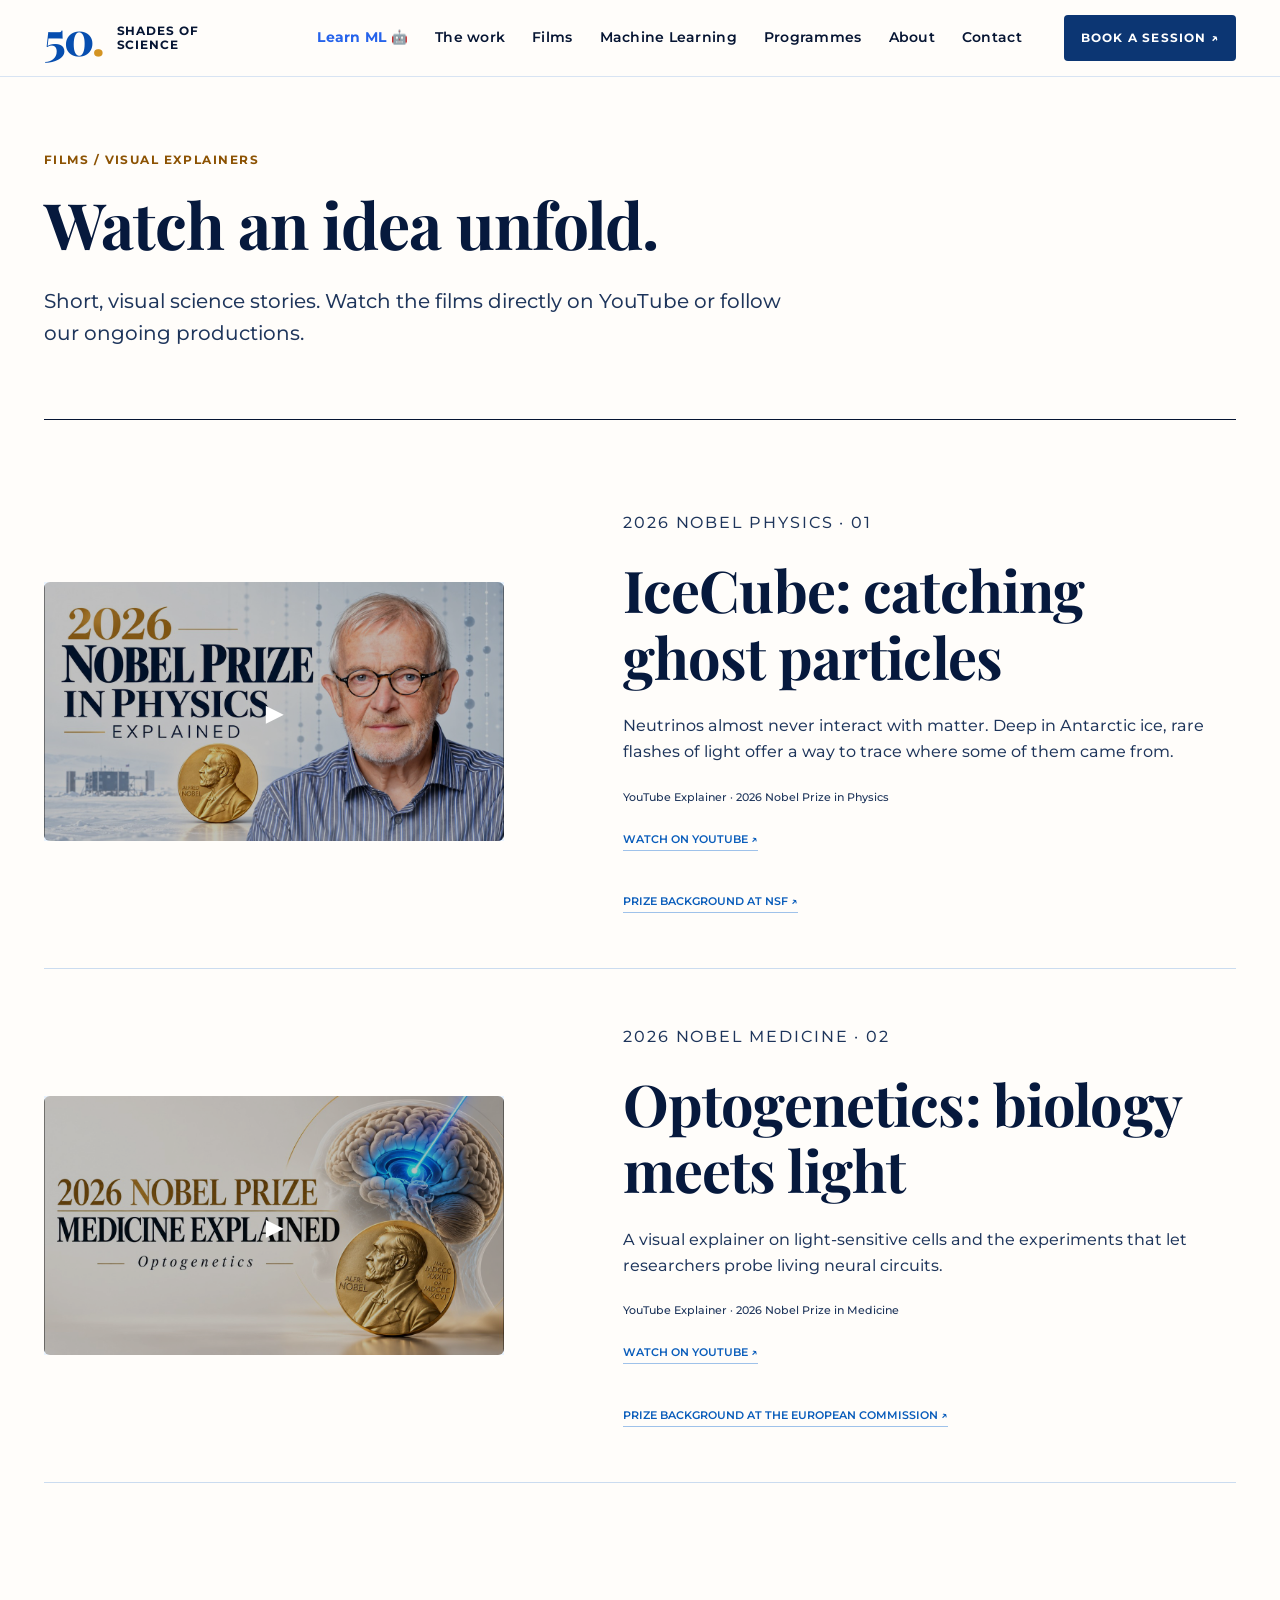
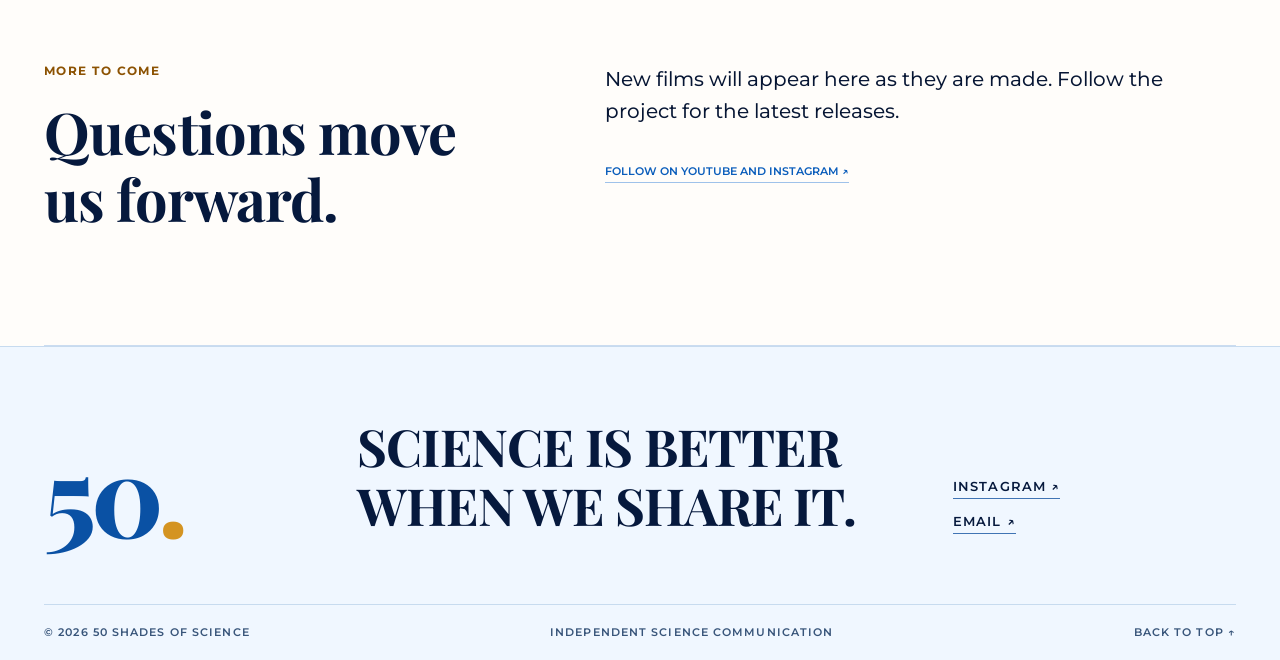
<file: videos.html>
<!doctype html>
<html lang="en"><head>
<meta charset="utf-8"><meta name="viewport" content="width=device-width, initial-scale=1">
<title>Science videos | 50 Shades of Science</title><meta name="description" content="Watch visual science explainers about IceCube, neutrinos, optogenetics and more.">
<meta name="theme-color" content="#fffdfa"><link rel="canonical" href="https://supriyosaha1.github.io/50-shades-of-science/videos.html"><meta property="og:type" content="website"><meta property="og:url" content="https://supriyosaha1.github.io/50-shades-of-science/videos.html"><meta property="og:title" content="Science videos | 50 Shades of Science"><meta property="og:description" content="Watch visual science explainers about IceCube, neutrinos, optogenetics and more."><meta property="og:image" content="https://supriyosaha1.github.io/50-shades-of-science/assets/media/brand-banner.webp"><meta name="twitter:card" content="summary_large_image">
<link rel="icon" href="assets/favicon.svg" type="image/svg+xml"><link rel="preconnect" href="https://fonts.googleapis.com"><link rel="preconnect" href="https://fonts.gstatic.com" crossorigin><link href="https://fonts.googleapis.com/css2?family=Montserrat:wght@400;500;600;700;800&family=Playfair+Display:ital,wght@0,600;0,700;0,800;0,900;1,600;1,700&display=swap" rel="stylesheet"><link rel="stylesheet" href="assets/css/home.css"><link rel="stylesheet" href="assets/css/pages.css"><link rel="stylesheet" href="assets/css/brand.css"><script type="application/ld+json">{"@context":"https://schema.org","@type":"Organization","name":"50 Shades of Science","description":"Independent science communication through talks, videos, and school programmes.","email":"mailto:fiftyshadesofscience1@gmail.com","sameAs":["https://www.instagram.com/50_shades_of_science/"]}</script>
<script defer src="assets/js/site.js"></script></head>
<body><a class="skip" href="#main">Skip to content</a>
<header class="header"><div class="shell header-inner"><a class="brand" href="index.html#top" aria-label="50 Shades of Science home"><span class="brand-mark">50<span class="brand-dot">.</span></span><span class="brand-name">SHADES OF<br>SCIENCE</span></a><button class="menu-button" type="button" aria-controls="site-nav" aria-expanded="false">Menu <span aria-hidden="true">☰</span></button><nav id="site-nav" aria-label="Main navigation"><a href="learn/ml-kids/" style="color: #2563eb; font-weight: 700;">Learn ML 🤖</a><a href="index.html#work">The work</a><a href="index.html#films">Films</a><a href="index.html#learn-ml">Machine Learning</a><a href="index.html#programmes">Programmes</a><a href="index.html#about">About</a><a href="index.html#contact">Contact</a></nav><a class="header-cta" href="index.html#contact">BOOK A SESSION ↗</a></div></header>
<main id="main"><header class="page-intro wrap"><p class="eyebrow">FILMS / VISUAL EXPLAINERS</p><h1>Watch an idea unfold.</h1><p class="deck">Short, visual science stories. Watch the films directly on YouTube or follow our ongoing productions.</p></header><section class="video-list wrap"><article class="video-entry" id="icecube"><div class="video-frame"><a href="https://youtu.be/Zh1bAQEHk4w" target="_blank" rel="noopener noreferrer" style="display:block;position:relative"><img src="assets/media/yt-icecube-thumb.jpg" alt="2026 Nobel Prize in Physics Explained" style="aspect-ratio:16/9;width:100%;object-fit:cover;border-radius:6px"><span style="position:absolute;inset:0;display:grid;place-items:center;background:rgba(0,0,0,.25);color:#fff;font-size:42px;border-radius:6px">▶</span></a></div><div class="video-copy"><p class="eyebrow">2026 NOBEL PHYSICS · 01</p><h2>IceCube: catching ghost particles</h2><p>Neutrinos almost never interact with matter. Deep in Antarctic ice, rare flashes of light offer a way to trace where some of them came from.</p><p class="meta">YouTube Explainer · 2026 Nobel Prize in Physics</p><a class="text-link" href="https://youtu.be/Zh1bAQEHk4w" target="_blank" rel="noopener noreferrer">Watch on YouTube ↗</a><br><br><a class="text-link" href="https://www.nsf.gov/mps/updates/2026-nobel-prize-physics-awarded-nsf-icecube-neutrino" target="_blank" rel="noopener noreferrer">Prize background at NSF ↗</a></div></article><article class="video-entry" id="optogenetics"><div class="video-frame"><a href="https://youtu.be/WwUGdGuPNXg" target="_blank" rel="noopener noreferrer" style="display:block;position:relative"><img src="assets/media/yt-optogenetics-thumb.jpg" alt="2026 Nobel Prize in Medicine Explained" style="aspect-ratio:16/9;width:100%;object-fit:cover;border-radius:6px"><span style="position:absolute;inset:0;display:grid;place-items:center;background:rgba(0,0,0,.25);color:#fff;font-size:42px;border-radius:6px">▶</span></a></div><div class="video-copy"><p class="eyebrow">2026 NOBEL MEDICINE · 02</p><h2>Optogenetics: biology meets light</h2><p>A visual explainer on light-sensitive cells and the experiments that let researchers probe living neural circuits.</p><p class="meta">YouTube Explainer · 2026 Nobel Prize in Medicine</p><a class="text-link" href="https://youtu.be/WwUGdGuPNXg" target="_blank" rel="noopener noreferrer">Watch on YouTube ↗</a><br><br><a class="text-link" href="https://research-and-innovation.ec.europa.eu/news/all-research-and-innovation-news/eu-funded-researcher-peter-hegemann-wins-2026-nobel-prize-physiology-or-medicine-2026-10-05_en" target="_blank" rel="noopener noreferrer">Prize background at the European Commission ↗</a></div></article></section><section class="section wrap"><div class="section-heading"><p class="eyebrow">MORE TO COME</p><h2>Questions move us forward.</h2></div><div class="section-body"><p>New films will appear here as they are made. Follow the project for the latest releases.</p><a class="text-link" href="https://www.instagram.com/50_shades_of_science/" target="_blank" rel="noopener noreferrer">Follow on YouTube and Instagram ↗</a></div></section></main>
<footer class="footer"><div class="shell footer-main"><a class="footer-logo" href="index.html#top">50<span>.</span></a><p>SCIENCE IS BETTER<br>WHEN WE SHARE IT.</p><div><a href="https://www.instagram.com/50_shades_of_science/" target="_blank" rel="noopener noreferrer">INSTAGRAM ↗</a><a href="mailto:fiftyshadesofscience1@gmail.com">EMAIL ↗</a></div></div><div class="shell footer-bottom"><span>© 2026 50 SHADES OF SCIENCE</span><span>INDEPENDENT SCIENCE COMMUNICATION</span><a href="index.html#top">BACK TO TOP ↑</a></div></footer></body></html>
</file>
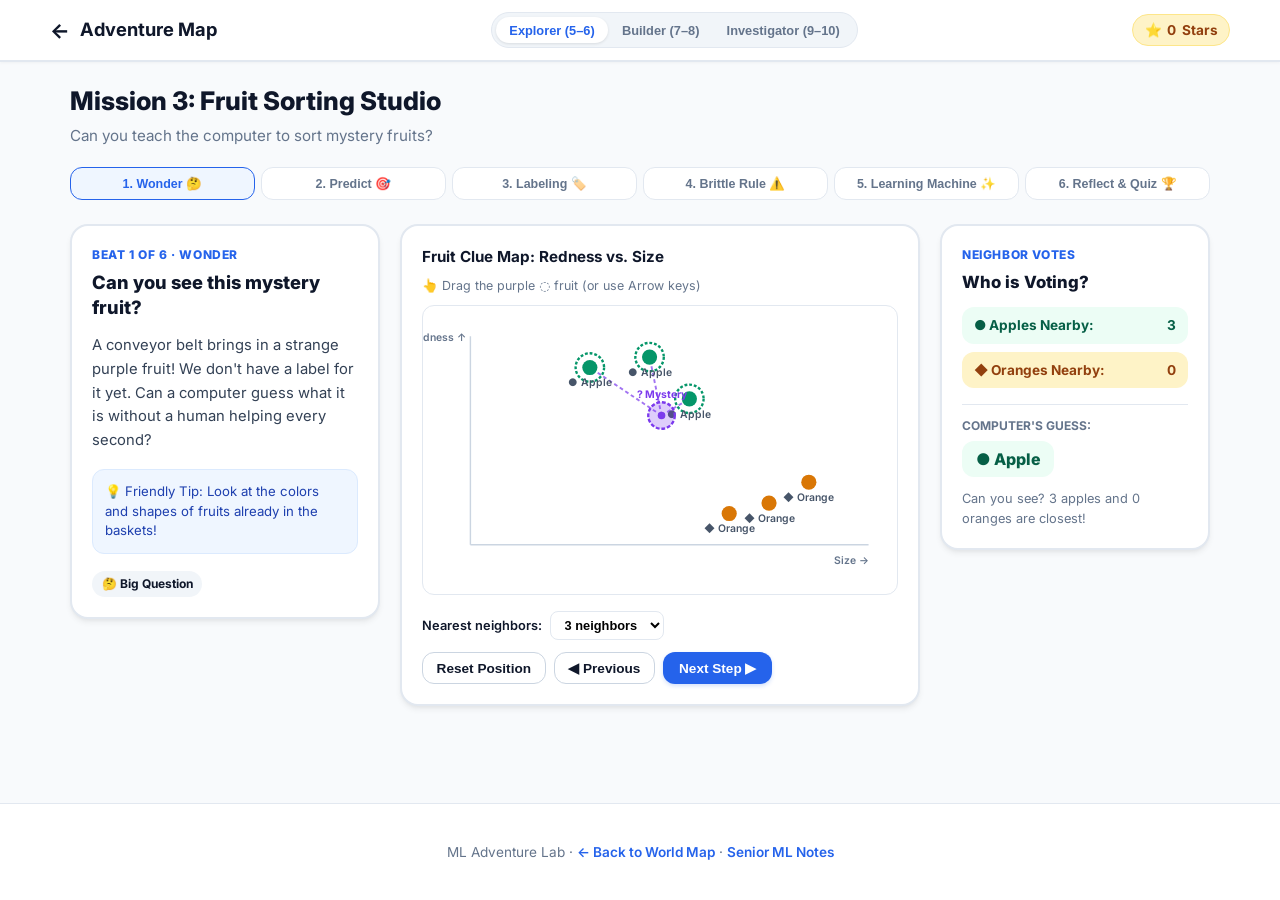
<file: learn/ml-kids/lesson.html>
<!DOCTYPE html>
<html lang="en">
<head>
  <meta charset="UTF-8">
  <meta name="viewport" content="width=device-width, initial-scale=1.0">
  <title>Fruit Sorting Studio · ML Adventure Lab</title>
  <meta name="description" content="Can you teach a computer to sort mystery fruits? Drag examples, watch nearest neighbors vote, and discover machine learning.">
  <link rel="shortcut icon" href="../../images/favicon.ico" title="Favicon">
  <link rel="preconnect" href="https://fonts.googleapis.com">
  <link rel="preconnect" href="https://fonts.gstatic.com" crossorigin>
  <link href="https://fonts.googleapis.com/css2?family=Inter:wght@400;500;600;700;800&display=swap" rel="stylesheet">
  <link rel="stylesheet" href="css/mlk-styles.css">
</head>
<body class="mlk-root">

  <!-- Top Navigation -->
  <nav class="mlk-navbar" aria-label="Lesson Navigation">
    <div class="mlk-nav-inner">
      <a href="index.html" class="mlk-brand">
        <span style="font-size: 1.3rem;">←</span>
        <span>Adventure Map</span>
      </a>

      <!-- Grade Band Switcher -->
      <div class="mlk-level-switcher" role="group" aria-label="Grade level selection">
        <button class="mlk-level-btn active" data-level="explorer">Explorer (5–6)</button>
        <button class="mlk-level-btn" data-level="builder">Builder (7–8)</button>
        <button class="mlk-level-btn" data-level="investigator">Investigator (9–10)</button>
      </div>

      <!-- Star Counter -->
      <div class="mlk-star-counter" aria-label="Collected stars">
        <span>⭐</span>
        <span id="starCount">0</span>
        <span>Stars</span>
      </div>
    </div>
  </nav>

  <!-- Lesson Container -->
  <main class="mlk-container">

    <!-- Mission Header -->
    <div style="margin-bottom: 1.25rem;">
      <h1 id="missionTitle" style="font-size: 1.6rem; font-weight: 800; color: var(--mlk-text-title); margin: 0 0 0.25rem;">
        Mission 3: Fruit Sorting Studio
      </h1>
      <p id="missionSubtitle" style="margin: 0; color: var(--mlk-text-muted); font-size: 0.95rem;">
        Can you teach the computer to sort mystery fruits?
      </p>
    </div>

    <!-- 6-Beat Step Navigation -->
    <nav class="mlk-beat-bar" aria-label="Lesson Story Steps">
      <button class="mlk-beat-step active">1. Wonder 🤔</button>
      <button class="mlk-beat-step">2. Predict 🎯</button>
      <button class="mlk-beat-step">3. Labeling 🏷️</button>
      <button class="mlk-beat-step">4. Brittle Rule ⚠️</button>
      <button class="mlk-beat-step">5. Learning Machine ✨</button>
      <button class="mlk-beat-step">6. Reflect & Quiz 🏆</button>
    </nav>

    <!-- 3-Column Responsive Interactive Grid -->
    <div class="mlk-lesson-grid">

      <!-- Column 1: Story & Prompt (Left) -->
      <aside class="mlk-panel" aria-label="Story & Question">
        <span class="mlk-panel-kicker" id="panelKicker">Beat 1 of 6 · Wonder</span>
        <h2 class="mlk-panel-title" id="panelTitle">Can you see this mystery fruit?</h2>
        <p class="mlk-kid-explanation" id="panelStory">
          Loading story...
        </p>

        <div style="margin-top: 1rem; padding: 0.75rem; background: #eff6ff; border-radius: var(--mlk-radius-md); border: 1px solid #dbeafe; font-size: 0.825rem; color: #1e40af;">
          <span id="panelHint">💡 Tip: Look closely at who is nearby!</span>
        </div>

        <div style="margin-top: 1rem;">
          <span id="panelBadge" style="display: inline-block; padding: 0.25rem 0.6rem; font-size: 0.75rem; font-weight: 700; border-radius: 9999px; background: var(--mlk-card-alt); color: var(--mlk-text-title);">
            Story Beat
          </span>
        </div>
      </aside>

      <!-- Column 2: Live Play Space (Center) -->
      <section class="mlk-panel" style="display: flex; flex-direction: column;" aria-label="Interactive Play Area">
        <div style="display: flex; justify-content: space-between; align-items: center; margin-bottom: 0.6rem; flex-wrap: wrap; gap: 0.5rem;">
          <strong style="font-size: 0.95rem; color: var(--mlk-text-title);">
            Fruit Clue Map: Redness vs. Size
          </strong>
          <span style="font-size: 0.78rem; color: var(--mlk-text-muted);">
            👆 Drag the purple ◌ fruit (or use Arrow keys)
          </span>
        </div>

        <!-- SVG Scatter Plot -->
        <div style="width: 100%; height: 290px; background: #ffffff; border-radius: var(--mlk-radius-md); border: 1px solid var(--mlk-border); overflow: hidden;">
          <svg id="lessonSvg" viewBox="0 0 500 280" style="width: 100%; height: 100%; cursor: crosshair;">
            <!-- Axes -->
            <line x1="50" y1="20" x2="50" y2="240" stroke="#cbd5e1" stroke-width="1.5" />
            <line x1="50" y1="240" x2="470" y2="240" stroke="#cbd5e1" stroke-width="1.5" />
            <text x="470" y="260" font-size="11" text-anchor="end" fill="#64748b" font-weight="600">Size →</text>
            <text x="45" y="25" font-size="11" text-anchor="end" fill="#64748b" font-weight="600">Redness ↑</text>

            <!-- Connectors -->
            <g id="connectorsGroup"></g>

            <!-- Training points -->
            <g id="pointsGroup"></g>

            <!-- Movable Query Fruit -->
            <g id="queryGroup">
              <circle id="mysteryCircle" cx="240" cy="110" r="14" fill="#7c3aed" fill-opacity="0.25" stroke="#7c3aed" stroke-width="2.5" stroke-dasharray="4 2" />
              <circle id="mysteryCenter" cx="240" cy="110" r="4" fill="#7c3aed" />
              <text id="mysteryText" x="240" y="92" font-size="11" font-weight="700" text-anchor="middle" fill="#7c3aed">? Mystery</text>
            </g>
          </svg>
        </div>

        <!-- Interactive Controls -->
        <div style="display: flex; justify-content: space-between; align-items: center; margin-top: 1rem; flex-wrap: wrap; gap: 0.75rem;">
          <div style="display: flex; align-items: center; gap: 0.5rem;">
            <label for="kNeighborSelect" style="font-size: 0.8rem; font-weight: 600; color: var(--mlk-text-title);">Nearest neighbors:</label>
            <select id="kNeighborSelect" style="padding: 0.3rem 0.6rem; border-radius: var(--mlk-radius-sm); border: 1px solid var(--mlk-border); font-size: 0.8rem; font-weight: 600; background: white;">
              <option value="1">1 neighbor</option>
              <option value="3" selected>3 neighbors</option>
              <option value="5">5 neighbors</option>
            </select>
          </div>

          <div style="display: flex; gap: 0.5rem;">
            <button id="resetFruitPosBtn" class="mlk-btn mlk-btn-secondary" style="padding: 0.45rem 0.85rem; font-size: 0.85rem;">
              Reset Position
            </button>
            <button id="prevBeatBtn" class="mlk-btn mlk-btn-secondary" style="padding: 0.45rem 0.85rem; font-size: 0.85rem;">
              ◀ Previous
            </button>
            <button id="nextBeatBtn" class="mlk-btn" style="padding: 0.45rem 1rem; font-size: 0.85rem;">
              Next Step ▶
            </button>
          </div>
        </div>
      </section>

      <!-- Column 3: Discovery & Metrics (Right) -->
      <aside class="mlk-panel" aria-label="Computer Votes & Results">
        <span class="mlk-panel-kicker">Neighbor Votes</span>
        <h3 style="font-size: 1.05rem; font-weight: 800; color: var(--mlk-text-title); margin: 0 0 0.75rem;">
          Who is Voting?
        </h3>

        <!-- Tallies -->
        <div style="display: flex; flex-direction: column; gap: 0.5rem; margin-bottom: 1rem;">
          <div style="display: flex; justify-content: space-between; padding: 0.5rem 0.75rem; background: #ecfdf5; border-radius: var(--mlk-radius-md); font-size: 0.85rem; font-weight: 700; color: #065f46;">
            <span>● Apples Nearby:</span>
            <span id="appleVotes">2</span>
          </div>
          <div style="display: flex; justify-content: space-between; padding: 0.5rem 0.75rem; background: #fef3c7; border-radius: var(--mlk-radius-md); font-size: 0.85rem; font-weight: 700; color: #92400e;">
            <span>◆ Oranges Nearby:</span>
            <span id="orangeVotes">1</span>
          </div>
        </div>

        <div style="border-top: 1px solid var(--mlk-border); padding-top: 0.75rem; margin-bottom: 0.75rem;">
          <div style="font-size: 0.75rem; font-weight: 700; color: var(--mlk-text-muted); text-transform: uppercase;">
            Computer's Guess:
          </div>
          <div id="predictionBadge" style="margin-top: 0.35rem; display: inline-block; padding: 0.4rem 0.85rem; font-size: 1rem; font-weight: 800; border-radius: var(--mlk-radius-md); background: #ecfdf5; color: #065f46;">
            ● Apple
          </div>
        </div>

        <p id="metricsNote" style="font-size: 0.8rem; color: var(--mlk-text-muted); line-height: 1.5; margin: 0;">
          Can you see? The closest 3 fruits are casting votes!
        </p>
      </aside>

    </div>

  </main>

  <footer class="mlk-footer">
    <p>
      ML Adventure Lab · <a href="index.html">← Back to World Map</a> ·
      <a href="../../projects/gan-concepts-lab.html" target="_blank" rel="noopener">Senior ML Notes</a>
    </p>
  </footer>

  <script type="module" src="js/lesson-shell.js"></script>
</body>
</html>
</file>
<file: assets/css/home.css>
:root{--paper:#f6f5f0;--white:#fff;--ink:#17242a;--soft:#59666a;--line:#d3d8d5;--accent:#a94e3c;--sand:#e8dfd0;--ice:#dbe9e9;--display:'Barlow Condensed','Arial Narrow',sans-serif;--body:'Public Sans',Arial,sans-serif;--mono:'IBM Plex Mono',monospace}
*{box-sizing:border-box}html{scroll-behavior:smooth;scroll-padding-top:80px}body{margin:0;background:var(--paper);color:var(--ink);font:16px/1.58 var(--body);-webkit-font-smoothing:antialiased}img{display:block;width:100%}a{color:inherit}button,input,select,textarea{font:inherit}button{cursor:pointer}h1,h2,h3,p,figure{margin-top:0}.shell,.section-shell{width:min(100% - 88px,1370px);margin-inline:auto}.skip{position:absolute;left:20px;top:-100px;padding:12px;background:var(--ink);color:#fff;z-index:100}.skip:focus{top:10px}.kicker,.section-number,.small-link,.film-meta,.photo-note,.panel-top,.panel-bottom,.hero-foot,.portrait-label,.talk-inset figcaption,.hero-index,.ticker,.brand-name,.header-cta,.footer{font:500 11px/1.4 var(--mono);letter-spacing:.05em}.kicker{color:var(--accent);text-transform:uppercase}.signal{display:inline-block;width:7px;height:7px;background:var(--accent);border-radius:50%;margin-right:8px;vertical-align:2px}
.header{position:sticky;top:0;z-index:50;background:rgba(246,245,240,.96);border-bottom:1px solid var(--line);backdrop-filter:blur(14px)}.header-inner{height:78px;display:flex;align-items:center;gap:42px}.brand{display:flex;align-items:center;gap:13px;text-decoration:none;white-space:nowrap}.brand-mark{font:700 48px/.8 var(--display);letter-spacing:-.075em}.brand-dot,.footer-logo span{color:var(--accent)}.brand-name{font-weight:700;letter-spacing:.08em;line-height:1.03}.header nav{display:flex;align-items:center;gap:27px;margin-left:auto}.header nav a{text-decoration:none;font-size:13px;font-weight:600;white-space:nowrap}.header nav a:hover{color:var(--accent)}.header-cta{display:inline-flex;align-items:center;gap:25px;background:var(--ink);color:white;padding:15px 17px;text-decoration:none;white-space:nowrap}.header-cta:hover,.solid-button:hover{background:var(--accent)}.menu-button{display:none;background:none;border:0;color:var(--ink);font-weight:700}
.hero{min-height:690px;display:grid;grid-template-columns:1.05fr .95fr;gap:6%;padding-block:58px 82px}.hero-copy{display:flex;flex-direction:column;align-items:flex-start;justify-content:center;padding-block:18px}.hero .kicker{margin-bottom:37px}.hero h1,.section-shell h2,.room h2{font-family:var(--display);font-weight:700;letter-spacing:-.025em;line-height:.91}.hero h1{font-size:clamp(86px,10vw,156px);margin:0 0 27px}.hero h1 span{color:var(--accent)}.hero-lead{max-width:530px;color:#3e4b4e;font-size:19px;line-height:1.55;margin-bottom:31px}.hero-actions{display:flex;align-items:center;gap:30px;flex-wrap:wrap}.solid-button{display:inline-flex;align-items:center;justify-content:center;gap:28px;min-height:51px;padding:14px 18px;border:0;background:var(--ink);color:white;text-decoration:none;font:500 11px var(--mono);letter-spacing:.04em;transition:background .2s}.under-link,.small-link{display:inline-flex;gap:12px;align-items:center;padding-bottom:4px;border-bottom:1px solid currentColor;text-decoration:none;font:500 11px var(--mono);letter-spacing:.04em}.under-link:hover,.small-link:hover{color:var(--accent)}.hero-foot{display:flex;flex-wrap:wrap;gap:8px 18px;margin-top:60px;padding-top:17px;width:100%;border-top:1px solid var(--line);color:#6a7578}.hero-foot span:first-child{color:var(--ink)}.hero-visual{position:relative;min-height:595px}.portrait-frame{position:absolute;inset:0 0 5% 13%;background:var(--sand);overflow:hidden}.portrait-frame img{height:100%;object-fit:cover;object-position:center 25%;filter:saturate(.83)}.portrait-label{position:absolute;top:16px;right:16px;background:var(--paper);padding:9px 10px}.talk-inset{position:absolute;left:0;bottom:0;width:39%;height:43%;margin:0;background:var(--white);padding:7px;box-shadow:0 22px 45px rgba(0,0,0,.12)}.talk-inset img{height:calc(100% - 26px);object-fit:cover;object-position:center 27%}.talk-inset figcaption{height:26px;padding:6px 2px 0;color:var(--soft);font-size:9px}.hero-index{position:absolute;right:0;bottom:0;transform:translateY(27px);color:var(--soft)}
.ticker{border-block:1px solid var(--ink);background:#f0eee8}.ticker-inner{display:flex;justify-content:space-between;align-items:center;gap:16px;min-height:64px;white-space:nowrap;overflow:hidden}.ticker i{font-style:normal;color:var(--accent);font-size:18px}.section-shell{padding-block:96px}.section-top{display:flex;justify-content:space-between;align-items:center;gap:24px;border-top:1px solid var(--ink);padding-top:15px;margin-bottom:44px}.section-top .kicker{margin:0}.section-number{margin:0;color:#667477}.section-title-row{display:grid;grid-template-columns:1.25fr .75fr;gap:8%;align-items:end}.section-shell h2,.room h2{font-size:clamp(72px,8vw,118px);margin:0}.section-title-row>p{font-size:19px;max-width:440px;color:var(--soft);margin:0 0 9px}.subject-list{display:flex;flex-wrap:wrap;gap:10px;margin-top:70px}.subject-list span{border:1px solid var(--line);padding:10px 14px;font:500 11px var(--mono);background:#fff}.films{padding-top:60px}.films h2{margin-bottom:38px}.film-grid{display:grid;grid-template-columns:1.12fr .88fr;gap:26px}.film>a{display:block;position:relative;overflow:hidden;background:var(--ice)}.film img{height:385px;object-fit:cover;transition:transform .4s}.film:hover img{transform:scale(1.035)}.feature-film img{object-position:65% center}.film-arrow{position:absolute;right:18px;bottom:18px;width:43px;height:43px;background:var(--paper);display:grid;place-items:center;font-size:22px}.film-meta{display:flex;justify-content:space-between;gap:12px;color:var(--accent);margin:17px 0 12px}.film h3{font:700 clamp(34px,4vw,55px)/.98 var(--display);letter-spacing:-.015em;margin-bottom:9px;max-width:550px}.film p{max-width:500px;color:var(--soft);font-size:15px}
.formats{padding-top:70px}.formats-layout{display:grid;grid-template-columns:.78fr 1.22fr;gap:7%}.formats-lead{font-size:19px;max-width:370px;color:var(--soft);margin-top:22px}.format-rows{border-top:1px solid var(--ink)}.format-rows a{display:grid;grid-template-columns:34px 1fr 150px 22px;gap:12px;align-items:center;min-height:91px;border-bottom:1px solid var(--line);text-decoration:none}.format-rows a:hover{color:var(--accent)}.format-rows span{font:500 11px var(--mono);color:var(--accent)}.format-rows strong{font:600 clamp(25px,2.3vw,34px) var(--display);line-height:1}.format-rows em{font:400 12px/1.35 var(--body);color:var(--soft)}.format-rows b{font-size:21px;font-weight:400;text-align:right}.room{min-height:625px;display:grid;grid-template-columns:1fr 1fr;background:var(--ice)}.room-photo{min-height:625px;overflow:hidden}.room-photo img{height:100%;object-fit:cover;object-position:center 25%}.room-copy{padding:11% 12% 10%;display:flex;align-items:flex-start;flex-direction:column;justify-content:center}.room .kicker{margin-bottom:40px}.room h2{margin-bottom:22px}.room-copy>p:not(.kicker){font-size:18px;max-width:410px;color:var(--soft);margin-bottom:30px}.photo-note{color:#687a7e;margin-top:70px}
.schools-grid{display:grid;grid-template-columns:1fr .9fr;gap:9%;align-items:center}.schools-grid h2{margin-bottom:24px}.schools-grid p{font-size:18px;color:var(--soft);max-width:500px;margin-bottom:28px}.school-panel{background:#ede9df;border-left:4px solid var(--accent);padding:35px 38px}.panel-top,.panel-bottom{color:var(--accent)}.school-panel ul{list-style:none;margin:27px 0;padding:0;border-top:1px solid #c9c9c0}.school-panel li{padding:17px 0;border-bottom:1px solid #c9c9c0;font:600 26px/1 var(--display)}.panel-bottom{display:block;margin-top:25px;color:#627071;font-size:10px}.about{padding-top:70px}.about-grid{display:grid;grid-template-columns:.8fr 1.2fr;gap:9%;align-items:center}.about-photo{height:620px;overflow:hidden}.about-photo img{height:100%;object-fit:cover;object-position:center 27%}.about-copy h2{font-size:clamp(62px,6.7vw,100px);margin-bottom:26px}.about-copy p{max-width:570px;font-size:18px;color:var(--soft)}.about-copy small{display:block;border-top:1px solid var(--line);padding-top:17px;color:var(--soft);max-width:570px;font-size:12px;margin-top:50px}.partners{padding-top:60px}.partners-grid{display:grid;grid-template-columns:1.15fr .85fr;gap:8%;align-items:end}.partners-grid p{color:var(--soft);font-size:18px;max-width:440px}.contact{padding-bottom:115px}.contact-grid{display:grid;grid-template-columns:.9fr 1.1fr;gap:8%;align-items:start}.contact h2{font-size:clamp(66px,7.5vw,112px);margin-bottom:26px}.contact-grid>div>p{color:var(--soft);font-size:18px;max-width:440px}.email-link{display:inline-block;color:var(--accent);font-weight:700;text-decoration-thickness:1px;text-underline-offset:5px;overflow-wrap:anywhere}.contact-grid>div>.form-note{font-size:12px;max-width:380px;margin-top:55px}.home-form{background:#fff;border:1px solid var(--line);padding:33px}.home-form label{display:block;font-size:12px;font-weight:700;letter-spacing:.02em;margin-bottom:17px}.home-form label span{color:var(--accent)}.home-form input,.home-form select,.home-form textarea{display:block;width:100%;background:#fbfbf8;border:1px solid #bbc5c3;border-radius:0;padding:11px 12px;margin-top:7px;color:var(--ink);outline-offset:2px}.home-form :is(input,select,textarea):focus{outline:2px solid var(--accent);border-color:var(--accent)}.form-pair{display:grid;grid-template-columns:1fr 1fr;gap:16px}.home-form .solid-button{cursor:pointer}.home-form #form-status{font-size:12px;color:var(--soft);margin:15px 0 0}
.footer{background:var(--ink);color:#fff}.footer-main{display:grid;grid-template-columns:1fr 2fr 1fr;gap:30px;align-items:end;padding-block:70px}.footer-logo{font:700 110px/.75 var(--display);letter-spacing:-.05em;text-decoration:none}.footer-main p{font:600 clamp(39px,5vw,73px)/.95 var(--display);margin:0}.footer-main>div{display:flex;flex-direction:column;gap:13px;align-items:flex-start}.footer-main>div a{border-bottom:1px solid #fff;text-decoration:none;padding-bottom:3px}.footer-bottom{display:flex;justify-content:space-between;gap:20px;border-top:1px solid #607076;padding-block:20px;color:#aab9ba}.footer-bottom a{text-decoration:none}.footer a:hover{color:#f3b09e}
@media(max-width:1050px){.header-inner{gap:20px}.header nav{gap:13px}.hero h1{font-size:clamp(75px,10vw,115px)}.hero-visual{min-height:520px}.format-rows a{grid-template-columns:30px 1fr 22px}.format-rows em{display:none}}
@media(max-width:760px){.shell,.section-shell{width:min(100% - 38px,1370px)}.header-inner{height:68px}.brand-mark{font-size:43px}.header nav{display:none;position:absolute;top:67px;left:0;right:0;background:var(--paper);padding:20px;border-bottom:1px solid var(--line);flex-direction:column;align-items:stretch;gap:0}.header nav.open{display:flex}.header nav a{padding:11px 0;font-size:15px}.header-cta{margin-left:auto;padding:11px 12px;font-size:10px}.menu-button{display:block;order:3}.hero{grid-template-columns:1fr;gap:20px;min-height:0;padding-block:46px 68px}.hero-copy{padding:0}.hero h1{font-size:clamp(86px,16vw,125px)}.hero-lead{font-size:17px}.hero-foot{margin-top:45px}.hero-visual{min-height:530px}.portrait-frame{right:5%;left:13%}.ticker-inner{justify-content:flex-start;gap:22px}.section-shell{padding-block:70px}.section-top{margin-bottom:35px}.section-title-row,.formats-layout,.schools-grid,.about-grid,.partners-grid,.contact-grid{grid-template-columns:1fr;gap:28px}.section-shell h2,.room h2{font-size:clamp(69px,13vw,105px)}.section-title-row>p{font-size:17px}.subject-list{margin-top:40px}.film-grid{grid-template-columns:1fr;gap:40px}.film img{height:330px}.formats-layout{gap:35px}.room{grid-template-columns:1fr}.room-photo{min-height:450px;height:450px}.room-copy{padding:60px 24px}.room .kicker{margin-bottom:26px}.photo-note{margin-top:44px}.about-photo{height:520px}.about-copy h2{font-size:clamp(66px,12vw,90px)}.contact h2{font-size:clamp(70px,12vw,95px)}.footer-main{grid-template-columns:1fr 1fr}.footer-main p{grid-column:1/-1;grid-row:1}.footer-bottom{flex-wrap:wrap}}
@media(max-width:480px){.header-cta{display:none}.menu-button{margin-left:auto}.hero h1{font-size:clamp(78px,18vw,101px)}.hero-visual{min-height:440px}.talk-inset{width:44%;height:43%}.portrait-frame{left:10%;right:0}.hero-actions{gap:20px}.section-number{display:none}.section-shell h2,.room h2{font-size:clamp(65px,15vw,85px)}.film img{height:275px}.format-rows a{min-height:78px}.format-rows strong{font-size:25px}.school-panel{padding:26px}.school-panel li{font-size:24px}.about-photo{height:420px}.about-copy h2{font-size:clamp(52px,14vw,64px)}.form-pair{grid-template-columns:1fr;gap:0}.home-form{padding:22px}.footer-main{grid-template-columns:1fr}.footer-main p{font-size:50px}.footer-logo{font-size:90px}}
@media(prefers-reduced-motion:reduce){html{scroll-behavior:auto}.film img,.solid-button{transition:none}}
</file>
<file: assets/css/brand.css>
:root{--paper:#fffdfa;--white:#fff;--ink:#061533;--soft:#1e355b;--line:#cbdcf0;--accent:#b07008;--sand:#f7faff;--ice:#eaf4ff;--display:'Playfair Display',Georgia,'Times New Roman',serif;--body:'Montserrat',-apple-system,BlinkMacSystemFont,"Segoe UI",Roboto,Arial,sans-serif;--mono:'Montserrat',ui-monospace,SFMono-Regular,Menlo,monospace}
html{-webkit-font-smoothing:antialiased;-moz-osx-font-smoothing:grayscale;text-rendering:optimizeLegibility}
body{background:var(--paper);color:var(--ink);font-family:var(--body);font-size:16.5px;font-weight:450;line-height:1.6;-webkit-font-smoothing:antialiased;-moz-osx-font-smoothing:grayscale;text-rendering:optimizeLegibility}
.header{background:rgba(255,253,250,.98);border-color:#d8e4f3;backdrop-filter:blur(14px)}.header-inner{height:76px}
.brand-mark{font-family:var(--display);font-size:46px;font-weight:800;line-height:.9;letter-spacing:-.04em;color:#074eaf}
.brand-name{font-family:var(--body);font-size:12px;font-weight:700;line-height:1.15;letter-spacing:.08em;color:var(--ink)}
.brand-dot,.footer-logo span{color:#d49422}
.header nav a{font-family:var(--body);font-size:13.5px;font-weight:600;color:var(--ink);letter-spacing:.02em}
.header nav a:hover{color:#0864c5}
.header-cta,.solid-button{background:#0c3673;color:#fff;font-family:var(--body);font-weight:700;font-size:12px;letter-spacing:.08em}
.header-cta:hover,.solid-button:hover{background:#075cc0}
.kicker,.section-number,.small-link,.film-meta,.photo-note,.panel-top,.panel-bottom,.hero-foot,.portrait-label,.talk-inset figcaption,.hero-index,.ticker,.header-cta,.footer{font-family:var(--body);font-weight:700;letter-spacing:.1em}
.kicker{color:#8c5202;font-size:12px}.signal{background:#d49422}
.visually-hidden{position:absolute;width:1px;height:1px;overflow:hidden;clip-path:inset(50%);white-space:nowrap}
.brand-hero{width:min(100%,1800px);margin-inline:auto;background:#fff;position:relative;border-bottom:0}
.brand-hero img{display:block;width:100%;height:auto}
.brand-mobile-title{display:none}
.hero-intro{display:grid;grid-template-columns:1.15fr .85fr;gap:8%;align-items:center;border-bottom:0;padding-block:45px 45px}
.hero-intro .kicker{margin:0 0 14px}
.hero-intro :is(h1,h2){font-family:var(--display);font-weight:700;font-size:clamp(30px,3.2vw,44px);line-height:1.18;letter-spacing:-.015em;margin:0;color:#06193d}
.hero-intro>div:last-child>p{font-size:16.5px;font-weight:450;color:var(--soft);max-width:490px;margin-bottom:20px;line-height:1.6}
.hero-intro .hero-actions{gap:20px}
.solid-button,.header-cta{border-radius:4px}
.under-link,.small-link{color:#0a5bb5;border-color:#accbef;font-weight:600;font-size:12px}
.under-link:hover,.small-link:hover{color:#b07008;border-color:#b07008}
.ticker{background:#f4f9ff;border-block:0;color:#173d75;font-weight:700;font-size:12px;margin-block:15px}
.ticker i{color:#d49422}
.section-shell{padding-block:60px}
.section-top{border-top:0;padding-top:0;margin-bottom:28px}
.section-shell h2,.room h2,.page-intro h1,.section h2,.photo-band h2,.about-grid h2,.contact-aside h2,.video-copy h2{font-family:var(--display);font-weight:700;line-height:1.16;letter-spacing:-.015em;color:#06193d}
.section-shell h2,.room h2{font-size:clamp(30px,3.2vw,44px)}
.section-title-row>p,.formats-lead,.film p,.room-copy>p:not(.kicker),.schools-grid p,.about-copy p,.partners-grid p,.contact-grid>div>p{color:var(--soft);font-weight:450;font-size:16px;line-height:1.6}
.subject-list span{border-color:#c7ddf4;background:#fbfdff;color:#164377;font-weight:600;font-size:12px}
.film-grid{display:grid;grid-template-columns:repeat(4,1fr);gap:24px;align-items:start}
.film{display:flex;flex-direction:column}
.film>a{background:#eaf4ff;border:1px solid #d0e2f5;border-radius:8px;position:relative;display:block;overflow:hidden;aspect-ratio:16/9;box-shadow:0 6px 18px rgba(6,25,61,.05)}
.film>a img{width:100%;height:100%;aspect-ratio:16/9;object-fit:cover;display:block;transition:transform .4s cubic-bezier(.2,.8,.2,1)}
.film>a:hover img{transform:scale(1.04)}
.film-arrow{position:absolute;right:12px;bottom:12px;width:38px;height:38px;border-radius:50%;background:rgba(255,255,255,.94);color:#0c3673;display:grid;place-items:center;font-size:15px;box-shadow:0 3px 10px rgba(0,0,0,.2);transition:background .2s,color .2s,transform .2s}
.film>a:hover .film-arrow{background:#b07008;color:#fff;transform:scale(1.1)}
.film-meta{color:#8c5202;font-size:11px;font-weight:700;margin:14px 0 8px;letter-spacing:.06em}
.film h3{font-family:var(--display);font-weight:700;font-size:clamp(17px,1.4vw,21px);line-height:1.24;letter-spacing:-.01em;color:#06193d;margin-bottom:8px}
.film p{color:var(--soft);font-size:14px;line-height:1.55;margin-bottom:12px}
.film .small-link{margin-top:auto;display:inline-flex;width:fit-content;padding:4px 0;background:transparent;border:0;border-bottom:1px solid #accbef;text-decoration:none}
.film .small-link:after{display:none}
.format-rows{border-top-color:#95b8e5}
.format-rows strong{font-family:var(--body);font-weight:700;font-size:clamp(18px,1.9vw,25px);line-height:1.15;letter-spacing:.02em;color:#082d5e}
.format-rows em{font-family:var(--body);font-size:13.5px;font-weight:500;color:var(--soft)}
.format-rows span,.format-rows a:hover{color:#b07008}
.photo-band{display:grid;grid-template-columns:1.05fr .95fr;gap:45px;align-items:center;padding-block:45px}
.photo-band-visual{position:relative;border-radius:12px;overflow:hidden;box-shadow:0 12px 32px rgba(6,25,61,.08);border:1px solid #cce1f7}
.photo-band-visual img{width:100%;height:320px;aspect-ratio:16/10;object-fit:cover;object-position:center 40%;display:block}
.photo-band-visual .photo-note{position:absolute;bottom:12px;right:14px;background:rgba(255,255,255,.92);color:#0a4086;font-size:10px;font-weight:700;padding:5px 9px;border-radius:4px;letter-spacing:.08em}
.photo-band-copy{display:flex;flex-direction:column;justify-content:center}
.photo-band-copy .kicker{margin-bottom:12px}
.photo-band-copy h2{font-size:clamp(28px,3vw,42px);margin-bottom:16px}
.photo-band-copy p{font-size:16px;color:var(--soft);line-height:1.6;margin-bottom:22px}
.school-panel{background:#f2f8ff;border-left:4px solid #d49422;padding:35px 38px}
.school-panel ul{list-style:none;margin:27px 0;padding:0;border-top:1px solid #c5d9ef}
.school-panel li{font-family:var(--body);font-weight:700;font-size:18.5px;line-height:1.3;letter-spacing:.04em;color:#062354;padding:17px 0;border-bottom:1px solid #c5d9ef}
.panel-top,.panel-bottom{color:#8c5202;font-weight:700}
.about-grid{display:grid;grid-template-columns:.75fr 1.25fr;gap:50px;align-items:start}
.about-photo{max-width:380px;height:480px;border-radius:12px;overflow:hidden;box-shadow:0 12px 36px rgba(10,48,100,.1);border:1px solid #cce1f7}
.about-photo img{width:100%;height:100%;object-fit:cover;object-position:center 18%}
.about-tagline{font-family:var(--body);font-weight:700;letter-spacing:.12em;font-size:11.5px;color:#8c5202;margin-bottom:10px}
.about-copy h2{font-size:clamp(34px,3.6vw,50px);line-height:1.15;margin-bottom:18px;color:#06193d}
.about-lead{font-size:17px;font-weight:450;color:#0f2747;line-height:1.65;margin-bottom:14px}
.about-copy p{font-size:16px;color:var(--soft);line-height:1.6;margin-bottom:20px}
.about-cards-row{display:grid;grid-template-columns:1fr 1fr;gap:18px;margin:22px 0 28px}
.about-info-card{background:#f3f8fe;border:1px solid #cce1f7;border-radius:8px;padding:18px 20px}
.info-card-title{display:block;font-family:var(--body);font-weight:700;font-size:11px;letter-spacing:.1em;color:#0a55af;margin-bottom:10px}
.about-info-card ul{list-style:none;margin:0;padding:0}
.about-info-card li{font-size:13.5px;color:#18365d;line-height:1.5;margin-bottom:6px;position:relative;padding-left:14px}
.about-info-card li:before{content:"•";position:absolute;left:0;color:#0a55af;font-weight:bold}
.about-actions{display:flex;align-items:center;gap:24px;flex-wrap:wrap;margin-bottom:20px}
.about-disclaimer{display:block;font-size:12px;color:#557297;border-top:1px solid #d4e4f7;padding-top:14px;line-height:1.5}
.home-form,.booking-form{border-color:#cbdcf0;box-shadow:0 12px 32px rgba(10,48,100,.05)}
.home-form label,.booking-form label{font-size:13px;font-weight:600;color:#06193d}
.home-form input,.home-form select,.home-form textarea,.booking-form input,.booking-form select,.booking-form textarea{background:#fcfdff;border-color:#b5cbe3;color:#06193d;font-size:15px}
.home-form :is(input,select,textarea):focus,.booking-form :is(input,select,textarea):focus{outline-color:#1267c7;border-color:#1267c7}
.email-link{font-size:clamp(20px,2.2vw,25px);font-weight:700;color:#075bb8;text-decoration:underline;text-underline-offset:4px}
.email-link:hover{color:#b07008}
.footer{background:#f0f7ff;color:#06193d;border-top:1px solid #c7dbef}
.footer-main>div a{border-color:#4074b4;font-weight:600;font-size:13px}
.footer-bottom{border-color:#c7dbef;color:#38557a;font-weight:600}
.footer a:hover{color:#b07008}
.footer-main p{font-family:var(--display);font-weight:700;font-size:clamp(34px,4vw,60px);line-height:1.14;letter-spacing:-.015em;color:#06193d}
.footer-logo{font-family:var(--display);font-weight:800;color:#0a51a4}
.page-intro h1{font-size:clamp(45px,5vw,72px)}
.page-intro .deck{color:var(--soft);font-size:20px;line-height:1.6}
.eyebrow{font-family:var(--body);font-weight:700;letter-spacing:.12em;color:#8c5202;font-size:12px}
.section h2,.photo-band h2,.about-grid h2,.video-copy h2{font-size:clamp(43px,4.5vw,67px)}
.card{border-color:#cbdcf0;box-shadow:0 9px 26px rgba(10,48,100,.04)}
.card h3{font-family:var(--display);font-weight:700;line-height:1.15;letter-spacing:-.01em;color:#06193d}
.card p,.section-body p,.video-copy p{color:var(--soft);font-weight:450;font-size:16px;line-height:1.6}
.quote-band{background:#eef7ff}
.quote-band blockquote{font-family:var(--display);font-weight:700;line-height:1.18;color:#082d5e}
.pilot-grid>div{border-color:#cbdcf0}
.pilot-grid span{font-family:var(--display);font-weight:700;color:#0b58ae}
.detail-list{border-color:#8fb5df}
.detail-list strong{font-family:var(--body);font-weight:700;font-size:18px;color:#082d5e}
.button{background:#0c3673;border-radius:4px}
.button:hover{background:#075cc0}
.text-link{color:#0a5dbb;border-color:#9fc2ea;font-weight:600}
.text-link:hover{color:#b07008;border-color:#b07008}
.about-grid>img{object-fit:cover;object-position:center 28%}
@media(max-width:1050px){
.film-grid{grid-template-columns:repeat(2,1fr);gap:22px}
.photo-band{grid-template-columns:1fr;gap:30px}
.photo-band-visual img{height:300px}
.about-grid{grid-template-columns:1fr;gap:35px}
.about-photo{max-width:320px;height:400px;margin:0 auto}
}
@media(max-width:760px){
.brand-hero{display:flex;flex-direction:column}
.brand-mobile-title{display:block;text-align:center;padding:25px 14px 5px;background:linear-gradient(180deg,#fffdfa,#f7fbff);color:#06193d;font:700 clamp(26px,7.5vw,38px)/1.07 var(--display);letter-spacing:-.02em}
.brand-mobile-title strong{display:block;font-size:1.75em;color:#075bb8;font-weight:700}
.brand-hero img{height:365px;width:100%;object-fit:cover;object-position:78% center}
.hero-intro{grid-template-columns:1fr;gap:15px;padding-block:36px 42px}
.hero-intro h2{font-size:clamp(37px,9vw,56px)}
.hero-intro>div:last-child>p{font-size:16.5px}
.section-shell h2{font-size:clamp(32px,8vw,44px)}
.film-grid{grid-template-columns:1fr;gap:26px}
.film h3{font-size:24px}
.photo-band-visual img{height:250px}
.about-cards-row{grid-template-columns:1fr;gap:14px}
.about-photo{max-width:100%;height:360px}
.about-copy h2{font-size:clamp(30px,7.5vw,42px)}
.footer-main p{font-size:46px}
.page-intro h1{font-size:clamp(43px,9vw,63px)}
.section h2,.photo-band h2,.video-copy h2{font-size:clamp(41px,9vw,60px)}
}
@media(max-width:480px){
.brand-hero img{height:320px;object-position:75% center}
.brand-mobile-title{font-size:29px}
.brand-mobile-title strong{font-size:1.65em}
.section-shell h2,.room h2{font-size:48px}
.film h3{font-size:22px}
.room-photo{max-height:300px}
.footer-main p{font-size:42px}
}
</file>
<file: learn/ml-kids/css/mlk-reader.css>
/* ==========================================================================
   ML Visual Textbook - Balanced Educational Design (Classes 5-10)
   "In Between": Clean, structured cards, warm visual hierarchy, zero clutter.
   Combines whiteboard clarity with tactile, engaging learning cards.
   ========================================================================== */

.mlk-reader {
  --mlk-bg: #f8fafc;
  --mlk-surface: #ffffff;
  --mlk-surface-alt: #f1f5f9;
  --mlk-surface-accent: #eff6ff;
  --mlk-border: #e2e8f0;
  --mlk-border-subtle: #edf2f7;
  --mlk-text-title: #0f172a;
  --mlk-text-body: #334155;
  --mlk-text-muted: #64748b;
  --mlk-primary: #2563eb;
  --mlk-primary-hover: #1d4ed8;
  --mlk-primary-light: #eff6ff;
  --mlk-success: #059669;
  --mlk-success-light: #ecfdf5;
  --mlk-radius: 16px;
  --mlk-radius-md: 12px;
  --mlk-radius-sm: 8px;
  --mlk-shadow: 0 4px 16px -2px rgba(15, 23, 42, 0.05);

  font-family: 'Inter', system-ui, -apple-system, BlinkMacSystemFont, 'Segoe UI', Roboto, sans-serif;
  color: var(--mlk-text-body);
  background-color: var(--mlk-bg);
  line-height: 1.65;
  margin: 0;
  padding: 0;
  box-sizing: border-box;
  -webkit-font-smoothing: antialiased;
  -moz-osx-font-smoothing: grayscale;
}

.mlk-reader *,
.mlk-reader *::before,
.mlk-reader *::after {
  box-sizing: border-box;
}

/* --------------------------------------------------------------------------
   Top Sticky Header
-------------------------------------------------------------------------- */
.mlk-header {
  border-bottom: 1px solid var(--mlk-border);
  background: rgba(255, 255, 255, 0.94);
  backdrop-filter: blur(12px);
  -webkit-backdrop-filter: blur(12px);
  position: sticky;
  top: 0;
  z-index: 50;
  height: 54px;
}

.mlk-header-inner {
  max-width: 1080px;
  height: 100%;
  margin: 0 auto;
  padding: 0 1.5rem;
  display: flex;
  align-items: center;
  justify-content: space-between;
}

.mlk-toc-btn {
  display: inline-flex;
  align-items: center;
  gap: 0.5rem;
  background: var(--mlk-surface);
  border: 1px solid var(--mlk-border);
  padding: 0.35rem 0.85rem;
  border-radius: 9999px;
  font-size: 0.82rem;
  font-weight: 600;
  color: var(--mlk-text-title);
  cursor: pointer;
  transition: all 0.15s ease;
  box-shadow: 0 1px 2px rgba(0, 0, 0, 0.03);
}

.mlk-toc-btn:hover {
  background: var(--mlk-surface-alt);
  border-color: #cbd5e1;
}

.mlk-header-center {
  display: flex;
  align-items: center;
  gap: 0.5rem;
}

.mlk-header-progress {
  font-size: 0.82rem;
  font-weight: 700;
  color: var(--mlk-text-muted);
  letter-spacing: 0.05em;
  font-variant-numeric: tabular-nums;
  background: var(--mlk-surface-alt);
  padding: 0.2rem 0.65rem;
  border-radius: 9999px;
  border: 1px solid var(--mlk-border);
}

.mlk-senior-link {
  font-size: 0.82rem;
  font-weight: 600;
  color: var(--mlk-primary);
  text-decoration: none;
  transition: color 0.15s ease;
}

.mlk-senior-link:hover {
  color: var(--mlk-primary-hover);
  text-decoration: underline;
}

/* --------------------------------------------------------------------------
   Focused Centered Column & Cards ("In Between" Sweet Spot)
-------------------------------------------------------------------------- */
.mlk-main {
  max-width: 740px;
  margin: 0 auto;
  padding: 2.25rem 1.25rem 5rem;
}

/* Base Card Style */
.mlk-card {
  background: var(--mlk-surface);
  border: 1px solid var(--mlk-border);
  border-radius: var(--mlk-radius);
  box-shadow: var(--mlk-shadow);
  padding: 1.75rem 2rem;
  margin-bottom: 1.75rem;
}

/* Friendly Badges */
.mlk-badge {
  display: inline-flex;
  align-items: center;
  gap: 0.35rem;
  font-size: 0.75rem;
  font-weight: 700;
  text-transform: uppercase;
  letter-spacing: 0.06em;
  padding: 0.3rem 0.75rem;
  border-radius: 9999px;
}

.mlk-badge-primary {
  background: var(--mlk-primary-light);
  color: #1e40af;
  border: 1px solid #bfdbfe;
}

.mlk-badge-success {
  background: var(--mlk-success-light);
  color: #065f46;
  border: 1px solid #a7f3d0;
}

/* --------------------------------------------------------------------------
   1. Concept Header Card
-------------------------------------------------------------------------- */
.mlk-concept-card {
  border-top: 4px solid var(--mlk-primary);
}

.mlk-concept-meta {
  margin-bottom: 0.65rem;
}

.mlk-concept-title {
  font-size: 2.15rem;
  font-weight: 800;
  color: var(--mlk-text-title);
  letter-spacing: -0.025em;
  line-height: 1.2;
  margin: 0 0 0.85rem;
}

.mlk-concept-question {
  font-size: 1.2rem;
  font-weight: 600;
  color: #1e40af;
  line-height: 1.45;
  margin: 0 0 0.75rem;
}

.mlk-concept-desc {
  font-size: 1.05rem;
  line-height: 1.7;
  color: var(--mlk-text-body);
  margin: 0;
}

/* --------------------------------------------------------------------------
   2. Interactive Visual Lab Card
-------------------------------------------------------------------------- */
.mlk-lab-card {
  padding: 1.5rem 1.75rem;
}

.mlk-lab-header {
  display: flex;
  justify-content: space-between;
  align-items: center;
  margin-bottom: 0.85rem;
  font-size: 0.85rem;
  gap: 0.75rem;
  flex-wrap: wrap;
}

/* Mode Switcher Tabs */
.mlk-lab-modes {
  display: flex;
  background: var(--mlk-surface-alt);
  padding: 3px;
  border-radius: 9999px;
  border: 1px solid var(--mlk-border);
  gap: 3px;
}

.mlk-mode-btn {
  border: none;
  background: transparent;
  padding: 0.35rem 0.85rem;
  border-radius: 9999px;
  font-size: 0.82rem;
  font-weight: 600;
  color: var(--mlk-text-muted);
  cursor: pointer;
  display: inline-flex;
  align-items: center;
  gap: 0.35rem;
  transition: all 0.15s ease;
}

.mlk-mode-btn:hover {
  color: var(--mlk-text-title);
}

.mlk-mode-btn.active {
  background: var(--mlk-surface);
  color: var(--mlk-primary);
  box-shadow: 0 1px 3px rgba(0, 0, 0, 0.08);
}

/* Video Animation View */
.mlk-anim-view {
  width: 100%;
  border-radius: var(--mlk-radius-md);
  overflow: hidden;
  border: 1px solid var(--mlk-border);
  background: #0f172a;
  box-shadow: 0 2px 10px rgba(0, 0, 0, 0.08);
}

.mlk-video-wrapper {
  position: relative;
  width: 100%;
  padding-top: 56.25%; /* 16:9 ratio */
  background: #0f172a;
}

.mlk-video-wrapper video {
  position: absolute;
  top: 0;
  left: 0;
  width: 100%;
  height: 100%;
  border: none;
  outline: none;
  display: block;
}

.mlk-video-bar {
  background: #1e293b;
  padding: 0.65rem 1.1rem;
  display: flex;
  align-items: center;
  justify-content: space-between;
  gap: 1rem;
}

.mlk-video-caption {
  font-size: 0.82rem;
  font-weight: 600;
  color: #e2e8f0;
}

.mlk-mini-replay-btn {
  background: #334155;
  border: 1px solid #475569;
  color: #f8fafc;
  border-radius: 9999px;
  padding: 0.25rem 0.75rem;
  font-size: 0.75rem;
  font-weight: 600;
  cursor: pointer;
  transition: all 0.12s ease;
}

.mlk-mini-replay-btn:hover {
  background: #475569;
}

.mlk-lab-hint {
  font-weight: 600;
  color: var(--mlk-primary);
  display: flex;
  align-items: center;
  gap: 0.4rem;
}

/* Floating Zoom Bar */
.mlk-zoom-bar {
  display: inline-flex;
  align-items: center;
  gap: 2px;
  background: var(--mlk-surface-alt);
  border: 1px solid var(--mlk-border);
  border-radius: var(--mlk-radius-sm);
  padding: 2px 4px;
}

.mlk-mini-btn {
  background: transparent;
  border: none;
  font-size: 0.85rem;
  font-weight: 700;
  color: var(--mlk-text-title);
  padding: 2px 7px;
  border-radius: 4px;
  cursor: pointer;
  transition: all 0.12s ease;
}

.mlk-mini-btn:hover {
  background: #e2e8f0;
}

.mlk-zoom-val {
  font-size: 0.72rem;
  font-family: monospace;
  font-weight: 700;
  color: var(--mlk-text-muted);
  padding: 0 4px;
}

/* Whiteboard Canvas */
.mlk-canvas {
  width: 100%;
  min-height: 330px;
  background: #fafafa;
  border: 1px solid var(--mlk-border);
  border-radius: var(--mlk-radius-md);
  position: relative;
  overflow: hidden;
  padding: 1.5rem 1.25rem;
  display: flex;
  flex-direction: column;
  justify-content: center;
}

/* Controls Underneath Canvas */
.mlk-controls {
  margin-top: 1.25rem;
  display: flex;
  align-items: center;
  justify-content: center;
  gap: 0.75rem;
  flex-wrap: wrap;
}

.mlk-control-btn {
  display: inline-flex;
  align-items: center;
  gap: 0.4rem;
  background: #ffffff;
  border: 1px solid var(--mlk-border);
  padding: 0.5rem 1.1rem;
  border-radius: 9999px;
  font-size: 0.85rem;
  font-weight: 600;
  color: var(--mlk-text-title);
  cursor: pointer;
  transition: all 0.15s ease;
  box-shadow: 0 1px 3px rgba(0, 0, 0, 0.04);
}

.mlk-control-btn:hover {
  background: var(--mlk-surface-alt);
  border-color: #cbd5e1;
  transform: translateY(-1px);
}

.mlk-control-btn.active {
  background: var(--mlk-primary-light);
  border-color: var(--mlk-primary);
  color: var(--mlk-primary);
}

.mlk-control-btn.primary {
  background: var(--mlk-primary);
  border-color: var(--mlk-primary);
  color: #ffffff;
}

.mlk-control-btn.primary:hover {
  background: var(--mlk-primary-hover);
}

.mlk-slider-group {
  display: inline-flex;
  align-items: center;
  gap: 0.5rem;
  font-size: 0.82rem;
  font-weight: 600;
  color: var(--mlk-text-body);
  background: var(--mlk-surface-alt);
  padding: 0.4rem 0.95rem;
  border-radius: 9999px;
  border: 1px solid var(--mlk-border);
}

.mlk-slider-group input[type="range"] {
  accent-color: var(--mlk-primary);
  cursor: pointer;
}

/* --------------------------------------------------------------------------
   3. Step-by-Step Educational Deep Dive Card
-------------------------------------------------------------------------- */
.mlk-explanation-card {
  display: flex;
  flex-direction: column;
  gap: 1.5rem;
}

.mlk-observe-section {
  background: #f8fafc;
  border: 1px solid var(--mlk-border);
  border-left: 4px solid var(--mlk-primary);
  border-radius: 0 var(--mlk-radius-md) var(--mlk-radius-md) 0;
  padding: 1.25rem 1.5rem;
}

.mlk-mechanism-section {
  padding: 0.25rem 0.5rem 0;
}

.mlk-section-header {
  display: flex;
  align-items: center;
  gap: 0.45rem;
  margin-bottom: 0.65rem;
}

.mlk-section-icon {
  font-size: 1.1rem;
}

.mlk-section-heading {
  font-size: 0.92rem;
  font-weight: 700;
  text-transform: uppercase;
  letter-spacing: 0.05em;
  color: var(--mlk-text-title);
  margin: 0;
}

.mlk-body-text {
  font-size: 1.04rem;
  line-height: 1.72;
  color: var(--mlk-text-body);
  margin: 0;
}

/* --------------------------------------------------------------------------
   4. Key Takeaway Card
-------------------------------------------------------------------------- */
.mlk-takeaway-card {
  background: var(--mlk-success-light);
  border: 1px solid #a7f3d0;
  border-left: 4px solid var(--mlk-success);
  border-radius: var(--mlk-radius-md);
  padding: 1.15rem 1.5rem;
  margin-bottom: 1.75rem;
  box-shadow: var(--mlk-shadow);
}

.mlk-takeaway-left {
  display: flex;
  align-items: center;
  gap: 1rem;
}

.mlk-takeaway-icon {
  font-size: 1.85rem;
  line-height: 1;
}

.mlk-takeaway-kicker {
  font-size: 0.72rem;
  font-weight: 800;
  text-transform: uppercase;
  letter-spacing: 0.08em;
  color: var(--mlk-success);
  display: block;
  margin-bottom: 2px;
}

.mlk-takeaway-text {
  font-size: 1.05rem;
  font-weight: 700;
  color: #065f46;
  margin: 0;
  line-height: 1.45;
}

/* --------------------------------------------------------------------------
   5. Up Next Visual Hook Card (Integrated at Bottom)
-------------------------------------------------------------------------- */
.mlk-next-card {
  background: var(--mlk-surface);
  border: 1px solid var(--mlk-border);
  border-radius: var(--mlk-radius);
  padding: 1.25rem 1.5rem;
  margin-bottom: 2rem;
  box-shadow: var(--mlk-shadow);
  display: flex;
  justify-content: space-between;
  align-items: center;
  gap: 1.25rem;
  transition: all 0.2s ease;
}

.mlk-next-card:hover {
  border-color: var(--mlk-primary);
  transform: translateY(-2px);
  box-shadow: 0 8px 24px -2px rgba(37, 99, 235, 0.1);
}

.mlk-next-card-content {
  display: flex;
  align-items: center;
  gap: 1rem;
}

.mlk-next-card-icon {
  font-size: 2.25rem;
  line-height: 1;
}

.mlk-next-card-tag {
  font-size: 0.72rem;
  font-weight: 700;
  text-transform: uppercase;
  letter-spacing: 0.08em;
  color: var(--mlk-primary);
  display: block;
}

.mlk-next-card-title {
  font-size: 1.05rem;
  font-weight: 700;
  color: var(--mlk-text-title);
  margin: 2px 0 3px;
  line-height: 1.3;
}

.mlk-next-card-desc {
  font-size: 0.85rem;
  color: var(--mlk-text-muted);
  margin: 0;
  display: none;
}

@media (min-width: 600px) {
  .mlk-next-card-desc {
    display: block;
  }
}

.mlk-next-card-btn {
  background: var(--mlk-primary);
  color: #ffffff;
  border: none;
  border-radius: 9999px;
  padding: 0.55rem 1.25rem;
  font-size: 0.85rem;
  font-weight: 700;
  cursor: pointer;
  white-space: nowrap;
  transition: background 0.15s ease;
}

.mlk-next-card-btn:hover {
  background: var(--mlk-primary-hover);
}

/* --------------------------------------------------------------------------
   Right-Side Vertical Visual Hook (Desktop Margin Anchor)
-------------------------------------------------------------------------- */
.mlk-side-rail {
  display: none;
}

@media (min-width: 1200px) {
  .mlk-side-rail {
    display: block;
    position: fixed;
    top: 190px;
    left: calc(50% + 400px);
    width: 175px;
    z-index: 30;
  }

  .mlk-side-rail-card {
    background: var(--mlk-surface);
    border: 1px solid var(--mlk-border);
    border-radius: var(--mlk-radius);
    padding: 1.25rem 1rem;
    box-shadow: var(--mlk-shadow);
    text-align: center;
    cursor: pointer;
    transition: all 0.2s cubic-bezier(0.16, 1, 0.3, 1);
    display: flex;
    flex-direction: column;
    align-items: center;
  }

  .mlk-side-rail-card:hover {
    border-color: var(--mlk-primary);
    transform: translateY(-2px);
    box-shadow: 0 8px 24px -2px rgba(37, 99, 235, 0.12);
  }

  .mlk-side-rail-tag {
    font-size: 0.65rem;
    font-weight: 700;
    text-transform: uppercase;
    letter-spacing: 0.08em;
    color: var(--mlk-text-muted);
  }

  .mlk-side-rail-icon {
    font-size: 2.25rem;
    line-height: 1;
    margin: 0.5rem 0 0.35rem;
    transition: transform 0.2s ease;
  }

  .mlk-side-rail-card:hover .mlk-side-rail-icon {
    transform: scale(1.12);
  }

  .mlk-side-rail-id {
    font-size: 0.72rem;
    font-weight: 700;
    color: var(--mlk-primary);
    display: block;
  }

  .mlk-side-rail-title {
    font-size: 0.88rem;
    font-weight: 700;
    color: var(--mlk-text-title);
    line-height: 1.3;
    margin: 0.2rem 0 0.65rem;
  }

  .mlk-side-rail-arrow {
    font-size: 0.72rem;
    font-weight: 600;
    color: var(--mlk-primary);
    padding: 0.25rem 0.7rem;
    background: var(--mlk-primary-light);
    border-radius: 9999px;
    transition: all 0.15s ease;
  }

  .mlk-side-rail-card:hover .mlk-side-rail-arrow {
    background: var(--mlk-primary);
    color: #ffffff;
  }
}

/* --------------------------------------------------------------------------
   Footer Navigation
-------------------------------------------------------------------------- */
.mlk-nav-footer {
  display: flex;
  justify-content: space-between;
  align-items: center;
  padding-top: 1.5rem;
  border-top: 1px solid var(--mlk-border);
}

.mlk-nav-link {
  font-size: 0.92rem;
  font-weight: 600;
  color: var(--mlk-primary);
  text-decoration: none;
  padding: 0.5rem 0.95rem;
  border-radius: var(--mlk-radius-sm);
  background: var(--mlk-surface);
  border: 1px solid var(--mlk-border);
  box-shadow: 0 1px 2px rgba(0,0,0,0.03);
  transition: all 0.12s ease;
}

.mlk-nav-link:hover {
  background: var(--mlk-surface-alt);
  border-color: #cbd5e1;
}

/* --------------------------------------------------------------------------
   Table of Contents Drawer
-------------------------------------------------------------------------- */
.mlk-drawer-overlay {
  position: fixed;
  inset: 0;
  background: rgba(15, 23, 42, 0.4);
  backdrop-filter: blur(3px);
  -webkit-backdrop-filter: blur(3px);
  z-index: 100;
  opacity: 0;
  visibility: hidden;
  transition: all 0.2s ease;
}

.mlk-drawer-overlay.open {
  opacity: 1;
  visibility: visible;
}

.mlk-drawer {
  position: absolute;
  top: 0;
  left: 0;
  bottom: 0;
  width: 320px;
  max-width: 85vw;
  background: var(--mlk-surface);
  box-shadow: 4px 0 24px rgba(0, 0, 0, 0.08);
  display: flex;
  flex-direction: column;
  transform: translateX(-100%);
  transition: transform 0.25s cubic-bezier(0.16, 1, 0.3, 1);
}

.mlk-drawer-overlay.open .mlk-drawer {
  transform: translateX(0);
}

.mlk-drawer-header {
  padding: 1rem 1.25rem;
  border-bottom: 1px solid var(--mlk-border);
  display: flex;
  align-items: center;
  justify-content: space-between;
}

.mlk-drawer-header h3 {
  margin: 0;
  font-size: 0.95rem;
  font-weight: 700;
  color: var(--mlk-text-title);
}

.mlk-drawer-close {
  background: none;
  border: none;
  font-size: 1.1rem;
  cursor: pointer;
  color: var(--mlk-text-muted);
  padding: 0.25rem;
  border-radius: 4px;
}

.mlk-drawer-close:hover {
  color: var(--mlk-text-title);
}

.mlk-drawer-body {
  flex: 1;
  overflow-y: auto;
  padding: 0.75rem 0;
}

.mlk-drawer-chapter-title {
  padding: 0.75rem 1.25rem 0.25rem;
  font-size: 0.7rem;
  font-weight: 700;
  text-transform: uppercase;
  letter-spacing: 0.06em;
  color: var(--mlk-text-muted);
}

.mlk-drawer-item {
  display: block;
  padding: 0.45rem 1.25rem;
  font-size: 0.85rem;
  color: var(--mlk-text-body);
  text-decoration: none;
  font-weight: 500;
  transition: all 0.12s ease;
}

.mlk-drawer-item:hover {
  background: var(--mlk-surface-alt);
  color: var(--mlk-primary);
}

.mlk-drawer-item.active {
  background: var(--mlk-primary-light);
  color: var(--mlk-primary);
  font-weight: 700;
  border-left: 3px solid var(--mlk-primary);
}

/* --------------------------------------------------------------------------
   Mobile & Responsive Adjustments
-------------------------------------------------------------------------- */
@media (max-width: 640px) {
  .mlk-main {
    padding: 1.5rem 1rem 4rem;
  }
  .mlk-card {
    padding: 1.25rem 1.25rem;
    margin-bottom: 1.25rem;
  }
  .mlk-concept-title {
    font-size: 1.7rem;
  }
  .mlk-concept-question {
    font-size: 1.1rem;
  }
  .mlk-body-text {
    font-size: 0.98rem;
  }
}
</file>
<file: assets/css/pages.css>
.wrap{width:min(100% - 88px,1370px);margin-inline:auto}.eyebrow{font:500 11px var(--mono);letter-spacing:.06em;text-transform:uppercase;color:var(--accent);margin:0 0 20px}.page-intro{padding-block:75px 70px;border-bottom:1px solid var(--ink)}.page-intro h1,.section h2,.photo-band h2,.about-grid h2,.contact-aside h2,.video-copy h2{font:700 clamp(62px,7vw,104px)/.91 var(--display);letter-spacing:-.02em;margin:0 0 24px;max-width:1060px}.page-intro .deck{font-size:19px;line-height:1.55;max-width:750px;color:var(--soft);margin:0}.section{display:grid;grid-template-columns:.85fr 1.15fr;gap:8%;padding-block:90px;border-bottom:1px solid var(--line)}.section h2{font-size:clamp(55px,5.2vw,78px)}.section-body>p:first-child{font-size:20px;color:var(--ink)}.section-body p,.card p,.photo-band p,.about-grid p,.contact-aside p,.video-copy p{color:var(--soft)}.text-link{display:inline-block;margin-top:17px;padding-bottom:4px;border-bottom:1px solid var(--ink);font:500 11px var(--mono);text-decoration:none;text-transform:uppercase}.text-link:hover{color:var(--accent);border-color:var(--accent)}.button{display:inline-flex;padding:14px 18px;background:var(--ink);color:#fff;text-decoration:none;font:500 11px var(--mono);min-height:50px;align-items:center;margin-top:15px}.button:hover{background:var(--accent)}.three-grid,.topic-grid{display:grid;grid-template-columns:repeat(3,1fr);gap:14px}.topic-grid{padding-block:75px}.card{background:#fff;border:1px solid var(--line);min-width:0}.card>img{width:100%;height:280px;object-fit:cover}.card-copy{padding:26px 27px 30px}.card h3{font:600 clamp(29px,3vw,44px)/.98 var(--display);letter-spacing:-.01em;margin-bottom:15px}.card p{font-size:15px}.three-grid .card{min-height:230px}.three-grid .card-copy{height:100%;display:flex;flex-direction:column}.three-grid .text-link{align-self:start;margin-top:auto}.topic-grid .card{min-height:230px}.quote-band{background:var(--ice);padding-block:80px}.quote-band .wrap{width:min(100% - 88px,1370px)}.quote-band blockquote{font:600 clamp(42px,5vw,68px)/1 var(--display);max-width:1000px;margin:0 0 18px}.quote-band p{font:500 11px var(--mono);color:var(--soft)}.detail-list{border-top:1px solid var(--ink)}.detail-list>div{display:grid;grid-template-columns:190px 1fr;gap:25px;padding:20px 0;border-bottom:1px solid var(--line)}.detail-list strong{font:600 20px var(--display)}.detail-list p{margin:0}.pilot-grid{display:grid;grid-template-columns:repeat(4,1fr);gap:9px;margin-top:30px}.pilot-grid>div{background:#fff;border:1px solid var(--line);padding:20px}.pilot-grid span{display:block;font:600 37px var(--display)}.pilot-grid small{font:500 11px var(--mono);color:var(--soft)}.photo-band,.about-grid{display:grid;grid-template-columns:.9fr 1.1fr;gap:8%;align-items:center;padding-block:90px;border-bottom:1px solid var(--line)}.photo-band img,.about-grid>img{width:100%;height:540px;object-fit:cover}.about-grid>img{object-position:center top}.photo-band h2,.about-grid h2{font-size:clamp(55px,5vw,78px)}.about-grid p{font-size:17px}.fine-print{border-top:1px solid var(--line);padding-top:18px;font-size:12px!important}.gallery{display:grid;grid-template-columns:1fr 1fr;gap:14px;padding-bottom:90px}.gallery img{width:100%;height:320px;object-fit:cover}.video-list{padding-block:35px 90px}.video-entry{display:grid;grid-template-columns:.75fr 1fr;gap:10%;align-items:center;padding-block:55px;border-bottom:1px solid var(--line)}.video-frame{background:var(--ice);display:flex;justify-content:center;max-height:650px}.video-frame video{height:min(60vw,640px);aspect-ratio:9/16;object-fit:contain}.video-copy h2{font-size:clamp(52px,5.5vw,82px)}.video-copy p{font-size:17px}.video-copy .meta{font:500 11px var(--mono);margin-top:25px}.contact-layout{display:grid;grid-template-columns:.7fr 1fr;gap:9%;padding-block:80px 115px}.contact-aside h2{font-size:55px}.contact-aside a{overflow-wrap:anywhere}.contact-note{border-top:1px solid var(--line);padding-top:25px;margin-top:50px}.contact-note p{font-size:13px}.booking-form{background:#fff;border:1px solid var(--line);padding:33px}.booking-form label{display:block;font-size:12px;font-weight:700;margin-bottom:18px}.booking-form label span{color:var(--accent)}.booking-form input,.booking-form select,.booking-form textarea{display:block;width:100%;margin-top:7px;padding:11px 12px;border:1px solid #bbc5c3;background:#fbfbf8;color:var(--ink);outline-offset:2px}.booking-form :is(input,select,textarea):focus{outline:2px solid var(--accent)}.field-row{display:grid;grid-template-columns:1fr 1fr;gap:16px}.form-status{font-size:12px;color:var(--soft)}
@media(max-width:760px){.wrap,.quote-band .wrap{width:min(100% - 38px,1370px)}.page-intro{padding-block:60px 50px}.page-intro h1{font-size:clamp(58px,12vw,84px)}.page-intro .deck{font-size:17px}.section,.photo-band,.about-grid,.video-entry,.contact-layout{grid-template-columns:1fr;gap:28px;padding-block:65px}.section h2,.photo-band h2,.about-grid h2,.video-copy h2{font-size:62px}.three-grid,.topic-grid,.gallery{grid-template-columns:1fr}.topic-grid{padding-block:60px}.pilot-grid{grid-template-columns:repeat(2,1fr)}.photo-band img,.about-grid>img{height:420px}.video-frame video{height:510px}.gallery img{height:280px}.field-row{grid-template-columns:1fr;gap:0}.booking-form{padding:22px}.page-intro h1,.section h2,.card h3,.video-copy h2{overflow-wrap:anywhere}}
</file>
<file: learn/ml-kids/css/mlk-styles.css>
/* ==========================================================================
   ML Adventure Lab - Scoped Kid-Friendly Stylesheet
   Strictly scoped under .mlk-root to prevent any style leaks to the parent site
   ========================================================================== */

.mlk-root {
  /* Design Tokens */
  --mlk-bg: #f8fafc;
  --mlk-card: #ffffff;
  --mlk-card-alt: #f1f5f9;
  --mlk-border: #e2e8f0;
  --mlk-border-dark: #cbd5e1;
  --mlk-text-title: #0f172a;
  --mlk-text-body: #334155;
  --mlk-text-muted: #64748b;
  --mlk-accent-blue: #2563eb;
  --mlk-accent-emerald: #059669;
  --mlk-accent-amber: #d97706;
  --mlk-accent-rose: #e11d48;
  --mlk-accent-purple: #7c3aed;
  --mlk-radius-sm: 8px;
  --mlk-radius-md: 12px;
  --mlk-radius-lg: 18px;
  --mlk-radius-pill: 9999px;
  --mlk-shadow: 0 4px 6px -1px rgba(0, 0, 0, 0.07), 0 2px 4px -2px rgba(0, 0, 0, 0.05);
  --mlk-shadow-lg: 0 10px 15px -3px rgba(0, 0, 0, 0.09), 0 4px 6px -4px rgba(0, 0, 0, 0.05);

  font-family: 'Inter', system-ui, -apple-system, BlinkMacSystemFont, 'Segoe UI', Roboto, sans-serif;
  color: var(--mlk-text-body);
  background-color: var(--mlk-bg);
  line-height: 1.5;
  min-height: 100vh;
  display: flex;
  flex-direction: column;
  margin: 0;
  padding: 0;
  box-sizing: border-box;
}

.mlk-root *,
.mlk-root *::before,
.mlk-root *::after {
  box-sizing: border-box;
}

/* --------------------------------------------------------------------------
   Container & Layout
-------------------------------------------------------------------------- */
.mlk-container {
  width: 100%;
  max-width: 1180px;
  margin: 0 auto;
  padding: 1.25rem 1.25rem 3rem;
  flex: 1;
}

/* --------------------------------------------------------------------------
   Top Navigation Bar
-------------------------------------------------------------------------- */
.mlk-navbar {
  background: var(--mlk-card);
  border-bottom: 2px solid var(--mlk-border);
  padding: 0.75rem 1.25rem;
  position: sticky;
  top: 0;
  z-index: 100;
  box-shadow: 0 1px 3px rgba(0, 0, 0, 0.04);
}

.mlk-nav-inner {
  max-width: 1180px;
  margin: 0 auto;
  display: flex;
  align-items: center;
  justify-content: space-between;
  gap: 1rem;
  flex-wrap: wrap;
}

.mlk-brand {
  display: flex;
  align-items: center;
  gap: 0.6rem;
  text-decoration: none;
  color: var(--mlk-text-title);
  font-weight: 700;
  font-size: 1.15rem;
}

.mlk-brand-badge {
  background: linear-gradient(135deg, #2563eb, #7c3aed);
  color: white;
  font-size: 0.75rem;
  padding: 0.2rem 0.55rem;
  border-radius: var(--mlk-radius-pill);
  font-weight: 700;
  letter-spacing: 0.03em;
}

.mlk-nav-right {
  display: flex;
  align-items: center;
  gap: 0.75rem;
  flex-wrap: wrap;
}

.mlk-star-counter {
  display: inline-flex;
  align-items: center;
  gap: 0.35rem;
  background: #fef3c7;
  color: #92400e;
  padding: 0.3rem 0.7rem;
  border-radius: var(--mlk-radius-pill);
  font-weight: 700;
  font-size: 0.85rem;
  border: 1px solid #fde68a;
}

.mlk-nav-link {
  color: var(--mlk-text-muted);
  text-decoration: none;
  font-size: 0.85rem;
  font-weight: 600;
  padding: 0.35rem 0.6rem;
  border-radius: var(--mlk-radius-sm);
  transition: all 0.2s ease;
}

.mlk-nav-link:hover {
  color: var(--mlk-accent-blue);
  background: var(--mlk-card-alt);
}

/* --------------------------------------------------------------------------
   Grade-Band Toggle (Explorer / Builder / Investigator)
-------------------------------------------------------------------------- */
.mlk-level-switcher {
  display: inline-flex;
  background: var(--mlk-card-alt);
  padding: 0.25rem;
  border-radius: var(--mlk-radius-pill);
  border: 1px solid var(--mlk-border);
}

.mlk-level-btn {
  border: none;
  background: transparent;
  padding: 0.35rem 0.85rem;
  font-size: 0.8rem;
  font-weight: 600;
  border-radius: var(--mlk-radius-pill);
  cursor: pointer;
  color: var(--mlk-text-muted);
  transition: all 0.15s ease;
}

.mlk-level-btn:hover {
  color: var(--mlk-text-title);
}

.mlk-level-btn.active {
  background: var(--mlk-card);
  color: var(--mlk-accent-blue);
  box-shadow: 0 1px 3px rgba(0, 0, 0, 0.1);
  font-weight: 700;
}

/* --------------------------------------------------------------------------
   Hero Banner
-------------------------------------------------------------------------- */
.mlk-hero {
  background: linear-gradient(135deg, #ffffff 0%, #f1f5f9 100%);
  border: 2px solid var(--mlk-border);
  border-radius: var(--mlk-radius-lg);
  padding: 2rem;
  margin-top: 1.25rem;
  margin-bottom: 2rem;
  box-shadow: var(--mlk-shadow);
  display: flex;
  justify-content: space-between;
  align-items: center;
  gap: 1.5rem;
  flex-wrap: wrap;
}

.mlk-hero-content {
  max-width: 650px;
}

.mlk-hero-kicker {
  display: inline-block;
  font-size: 0.8rem;
  font-weight: 700;
  text-transform: uppercase;
  letter-spacing: 0.05em;
  color: var(--mlk-accent-blue);
  margin-bottom: 0.4rem;
}

.mlk-hero-title {
  font-size: 2rem;
  font-weight: 800;
  color: var(--mlk-text-title);
  line-height: 1.25;
  margin: 0 0 0.75rem;
}

.mlk-hero-subtitle {
  font-size: 1.05rem;
  color: var(--mlk-text-body);
  margin: 0 0 1.25rem;
  line-height: 1.5;
}

.mlk-hero-actions {
  display: flex;
  align-items: center;
  gap: 1rem;
  flex-wrap: wrap;
}

/* --------------------------------------------------------------------------
   Buttons & Pills
-------------------------------------------------------------------------- */
.mlk-btn {
  display: inline-flex;
  align-items: center;
  justify-content: center;
  gap: 0.45rem;
  background: var(--mlk-accent-blue);
  color: white;
  border: none;
  font-size: 0.95rem;
  font-weight: 700;
  padding: 0.7rem 1.4rem;
  border-radius: var(--mlk-radius-md);
  text-decoration: none;
  cursor: pointer;
  transition: all 0.2s ease;
  box-shadow: 0 2px 4px rgba(37, 99, 235, 0.2);
}

.mlk-btn:hover {
  background: #1d4ed8;
  transform: translateY(-1px);
  box-shadow: 0 4px 8px rgba(37, 99, 235, 0.3);
}

.mlk-btn:active {
  transform: translateY(0);
}

.mlk-btn-secondary {
  background: var(--mlk-card);
  color: var(--mlk-text-title);
  border: 1px solid var(--mlk-border-dark);
  box-shadow: none;
}

.mlk-btn-secondary:hover {
  background: var(--mlk-card-alt);
  color: var(--mlk-accent-blue);
  box-shadow: 0 2px 4px rgba(0,0,0,0.05);
}

/* --------------------------------------------------------------------------
   World Map & Cards
-------------------------------------------------------------------------- */
.mlk-section-title {
  font-size: 1.35rem;
  font-weight: 800;
  color: var(--mlk-text-title);
  margin: 0 0 1rem;
  display: flex;
  align-items: center;
  justify-content: space-between;
}

.mlk-world-grid {
  display: grid;
  grid-template-columns: repeat(auto-fill, minmax(340px, 1fr));
  gap: 1.5rem;
}

.mlk-world-card {
  background: var(--mlk-card);
  border: 2px solid var(--mlk-border);
  border-radius: var(--mlk-radius-lg);
  padding: 1.35rem;
  box-shadow: var(--mlk-shadow);
  transition: all 0.2s ease;
  display: flex;
  flex-direction: column;
}

.mlk-world-card:hover {
  border-color: var(--mlk-border-dark);
  transform: translateY(-2px);
  box-shadow: var(--mlk-shadow-lg);
}

.mlk-world-card.active-world {
  border-color: #93c5fd;
  background: linear-gradient(180deg, #ffffff 0%, #f0fdf4 100%);
}

.mlk-world-header {
  display: flex;
  align-items: flex-start;
  gap: 0.85rem;
  margin-bottom: 0.85rem;
}

.mlk-world-icon {
  font-size: 1.75rem;
  line-height: 1;
  background: var(--mlk-card-alt);
  padding: 0.6rem;
  border-radius: var(--mlk-radius-md);
  border: 1px solid var(--mlk-border);
}

.mlk-world-info h3 {
  margin: 0;
  font-size: 1.1rem;
  color: var(--mlk-text-title);
  font-weight: 700;
}

.mlk-world-question {
  margin: 0.25rem 0 0;
  font-size: 0.875rem;
  color: var(--mlk-text-muted);
  font-weight: 500;
}

.mlk-mission-list {
  list-style: none;
  padding: 0;
  margin: 0.75rem 0 0;
  display: flex;
  flex-direction: column;
  gap: 0.5rem;
}

.mlk-mission-item {
  display: flex;
  align-items: center;
  justify-content: space-between;
  padding: 0.6rem 0.85rem;
  border-radius: var(--mlk-radius-md);
  background: var(--mlk-card-alt);
  border: 1px solid var(--mlk-border);
  text-decoration: none;
  color: var(--mlk-text-title);
  transition: all 0.15s ease;
  font-size: 0.875rem;
  font-weight: 600;
}

.mlk-mission-item:hover:not(.locked) {
  background: #eff6ff;
  border-color: #bfdbfe;
  color: var(--mlk-accent-blue);
  transform: translateX(2px);
}

.mlk-mission-item.locked {
  opacity: 0.55;
  cursor: not-allowed;
  background: #f8fafc;
}

.mlk-mission-item.completed {
  border-color: #bbf7d0;
  background: #f0fdf4;
}

.mlk-mission-badge {
  font-size: 0.72rem;
  padding: 0.2rem 0.5rem;
  border-radius: var(--mlk-radius-pill);
  background: #e2e8f0;
  color: var(--mlk-text-muted);
}

.mlk-mission-badge.featured {
  background: #dbeafe;
  color: #1e40af;
  font-weight: 700;
}

/* --------------------------------------------------------------------------
   Lesson Layout (3-Column Desktop / Stacked Mobile)
-------------------------------------------------------------------------- */
.mlk-lesson-grid {
  display: grid;
  grid-template-columns: 310px 1fr 270px;
  gap: 1.25rem;
  align-items: start;
}

@media (max-width: 1040px) {
  .mlk-lesson-grid {
    grid-template-columns: 1fr;
  }
}

.mlk-panel {
  background: var(--mlk-card);
  border: 2px solid var(--mlk-border);
  border-radius: var(--mlk-radius-lg);
  padding: 1.25rem;
  box-shadow: var(--mlk-shadow);
}

.mlk-panel-kicker {
  font-size: 0.75rem;
  text-transform: uppercase;
  font-weight: 800;
  letter-spacing: 0.05em;
  color: var(--mlk-accent-blue);
  display: block;
  margin-bottom: 0.35rem;
}

.mlk-panel-title {
  font-size: 1.15rem;
  font-weight: 800;
  color: var(--mlk-text-title);
  margin: 0 0 0.6rem;
  line-height: 1.35;
}

.mlk-kid-explanation {
  font-size: 0.925rem;
  color: var(--mlk-text-body);
  line-height: 1.6;
}

/* --------------------------------------------------------------------------
   Interactive Beat Progress Bar
-------------------------------------------------------------------------- */
.mlk-beat-bar {
  display: flex;
  align-items: center;
  gap: 0.4rem;
  margin-bottom: 1.25rem;
  overflow-x: auto;
  padding-bottom: 0.25rem;
}

.mlk-beat-step {
  flex: 1;
  min-width: 120px;
  padding: 0.5rem 0.75rem;
  background: var(--mlk-card);
  border: 1px solid var(--mlk-border);
  border-radius: var(--mlk-radius-md);
  font-size: 0.78rem;
  font-weight: 600;
  color: var(--mlk-text-muted);
  cursor: pointer;
  text-align: center;
  white-space: nowrap;
  transition: all 0.15s ease;
}

.mlk-beat-step:hover {
  background: var(--mlk-card-alt);
  color: var(--mlk-text-title);
}

.mlk-beat-step.active {
  background: #eff6ff;
  border-color: var(--mlk-accent-blue);
  color: var(--mlk-accent-blue);
  font-weight: 700;
}

/* --------------------------------------------------------------------------
   Footer
-------------------------------------------------------------------------- */
.mlk-footer {
  border-top: 1px solid var(--mlk-border);
  padding: 1.5rem 1.25rem;
  text-align: center;
  font-size: 0.85rem;
  color: var(--mlk-text-muted);
  background: var(--mlk-card);
  margin-top: auto;
}

.mlk-footer a {
  color: var(--mlk-accent-blue);
  text-decoration: none;
  font-weight: 600;
}

.mlk-footer a:hover {
  text-decoration: underline;
}

/* --------------------------------------------------------------------------
   Accessibility & Reduced Motion
-------------------------------------------------------------------------- */
@media (prefers-reduced-motion: reduce) {
  .mlk-root *,
  .mlk-root *::before,
  .mlk-root *::after {
    animation-duration: 0.01ms !important;
    animation-iteration-count: 1 !important;
    transition-duration: 0.01ms !important;
    scroll-behavior: auto !important;
  }
}
</file>
